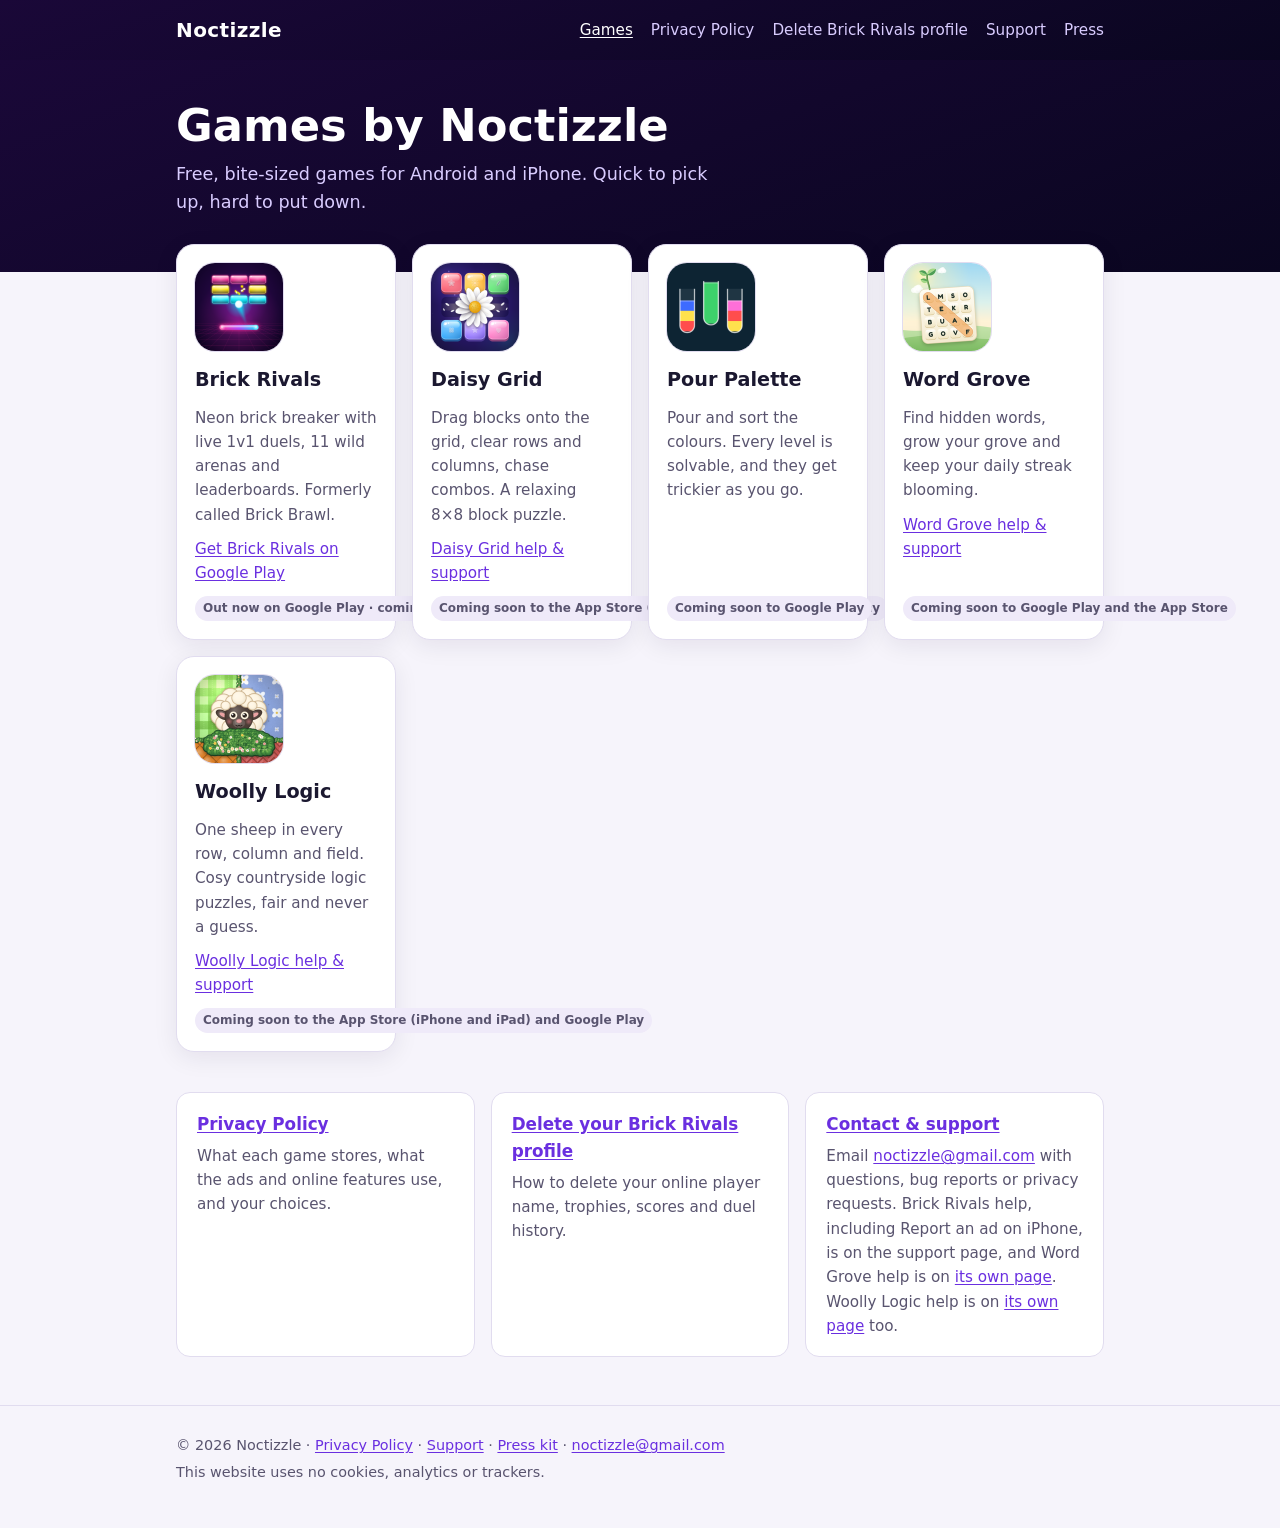
<file: index.html>
<!doctype html>
<html lang="en-GB">
  <head>
    <meta charset="utf-8" />
    <meta name="viewport" content="width=device-width, initial-scale=1" />
    <title>Noctizzle — Games</title>
    <meta
      name="description"
      content="Noctizzle makes Brick Rivals, Daisy Grid, Pour Palette, Word Grove and Woolly Logic: free casual games for Android, iPhone and iPad."
    />
    <link rel="icon" href="img/favicon.png" />
    <link rel="stylesheet" href="styles.css" />
  </head>
  <body>
    <header class="site-header">
      <div class="wrap">
        <a class="brand" href="./">Noctizzle</a>
        <nav class="site-nav" aria-label="Main">
          <a href="./" aria-current="page">Games</a>
          <a href="privacy.html">Privacy Policy</a>
          <a href="delete-account.html">Delete Brick Rivals profile</a>
          <a href="support.html">Support</a>
          <a href="press.html">Press</a>
        </nav>
      </div>
    </header>

    <main>
      <section class="hero">
        <div class="wrap">
          <h1>Games by Noctizzle</h1>
          <p>Free, bite-sized games for Android and iPhone. Quick to pick up, hard to put down.</p>
        </div>
      </section>

      <div class="wrap">
        <ul class="games">
          <li class="game" id="brick-brawl">
            <img src="img/brick-brawl.png" alt="Brick Rivals icon" width="88" height="88" />
            <h2>Brick Rivals</h2>
            <p>Neon brick breaker with live 1v1 duels, 11 wild arenas and leaderboards. Formerly called Brick Brawl.</p>
            <p>
              <a href="https://play.google.com/store/apps/details?id=com.noctizzle.brickbrawl"
                >Get Brick Rivals on Google Play</a
              >
            </p>
            <span class="badge">Out now on Google Play · coming soon to the App Store</span>
          </li>
          <li class="game" id="daisy-grid">
            <img src="img/daisy-grid.png" alt="Daisy Grid icon" width="88" height="88" />
            <h2>Daisy Grid</h2>
            <p>Drag blocks onto the grid, clear rows and columns, chase combos. A relaxing 8×8 block puzzle.</p>
            <p><a href="daisy-grid-support.html">Daisy Grid help &amp; support</a></p>
            <span class="badge">Coming soon to the App Store (iPhone and iPad) and Google Play</span>
          </li>
          <li class="game" id="pour-palette">
            <img src="img/pour-palette.png" alt="Pour Palette icon" width="88" height="88" />
            <h2>Pour Palette</h2>
            <p>Pour and sort the colours. Every level is solvable, and they get trickier as you go.</p>
            <span class="badge">Coming soon to Google Play</span>
          </li>
          <li class="game" id="word-grove">
            <img src="img/word-grove.png" alt="Word Grove icon" width="88" height="88" />
            <h2>Word Grove</h2>
            <p>Find hidden words, grow your grove and keep your daily streak blooming.</p>
            <p><a href="word-grove-support.html">Word Grove help &amp; support</a></p>
            <span class="badge">Coming soon to Google Play and the App Store</span>
          </li>
          <li class="game" id="woolly-logic">
            <img src="img/woolly-logic.png" alt="Woolly Logic icon" width="88" height="88" />
            <h2>Woolly Logic</h2>
            <p>One sheep in every row, column and field. Cosy countryside logic puzzles, fair and never a guess.</p>
            <p><a href="woolly-logic-support.html">Woolly Logic help &amp; support</a></p>
            <span class="badge">Coming soon to the App Store (iPhone and iPad) and Google Play</span>
          </li>
        </ul>

        <section class="links" aria-label="Privacy and support">
          <div class="card">
            <h2><a href="privacy.html">Privacy Policy</a></h2>
            <p>What each game stores, what the ads and online features use, and your choices.</p>
          </div>
          <div class="card">
            <h2><a href="delete-account.html">Delete your Brick Rivals profile</a></h2>
            <p>How to delete your online player name, trophies, scores and duel history.</p>
          </div>
          <div class="card">
            <h2><a href="support.html">Contact &amp; support</a></h2>
            <p>
              Email <a href="mailto:noctizzle@gmail.com">noctizzle@gmail.com</a> with questions, bug reports or privacy
              requests. Brick Rivals help, including Report an ad on iPhone, is on the support page, and Word Grove help
              is on <a href="word-grove-support.html">its own page</a>. Woolly Logic help is on
              <a href="woolly-logic-support.html">its own page</a> too.
            </p>
          </div>
        </section>
      </div>
    </main>

    <footer class="site-footer">
      <div class="wrap">
        <p>
          © 2026 Noctizzle · <a href="privacy.html">Privacy Policy</a> · <a href="support.html">Support</a> ·
          <a href="press.html">Press kit</a> · <a href="mailto:noctizzle@gmail.com">noctizzle@gmail.com</a>
        </p>
        <p>This website uses no cookies, analytics or trackers.</p>
      </div>
    </footer>
  </body>
</html>
</file>
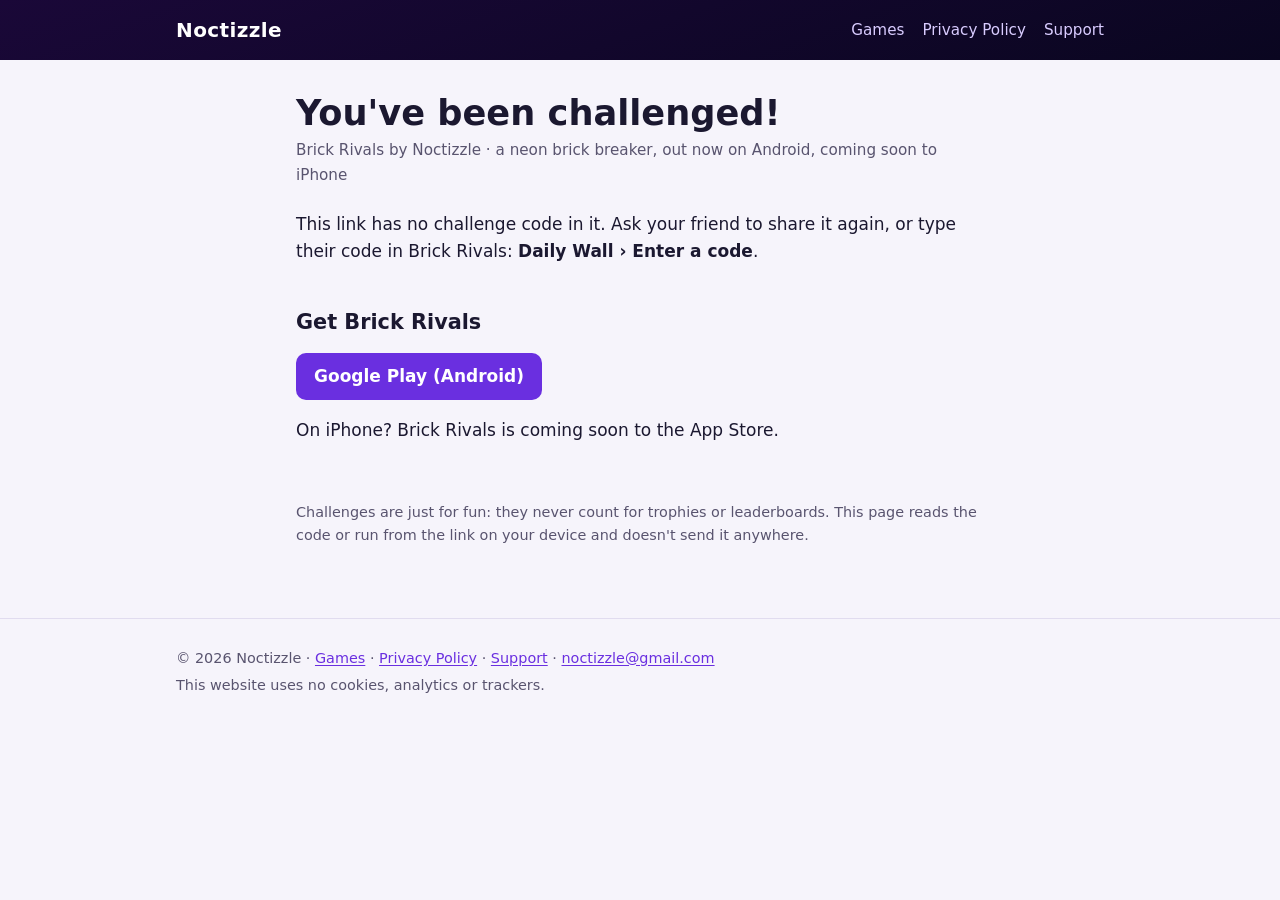
<file: c/index.html>
<!doctype html>
<html lang="en-GB">
  <head>
    <meta charset="utf-8" />
    <meta name="viewport" content="width=device-width, initial-scale=1" />
    <meta name="robots" content="noindex" />
    <meta name="referrer" content="no-referrer" />
    <title>Brick Rivals challenge — Noctizzle</title>
    <meta
      name="description"
      content="A friend has challenged you to beat their score in Brick Rivals, the neon brick breaker. Open the challenge in the game, or get Brick Rivals on Google Play for Android (coming soon to iPhone)."
    />
    <!-- Link previews (Messages, WhatsApp, Discord, X): the same for every link, since the code or run after the #
         never reaches the website. The Smart App Banner offers the game in Safari on iPhone once Apple releases it
         (until then Safari shows no banner). -->
    <meta property="og:type" content="website" />
    <meta property="og:site_name" content="Noctizzle" />
    <meta property="og:locale" content="en_GB" />
    <meta property="og:title" content="You've been challenged in Brick Rivals" />
    <meta
      property="og:description"
      content="Beat a friend's score on the same board, or race their best run, in Brick Rivals, the neon brick breaker. Tap to play."
    />
    <meta property="og:url" content="https://noctizzle.github.io/c/" />
    <meta property="og:image" content="https://noctizzle.github.io/c/og.jpg" />
    <meta property="og:image:type" content="image/jpeg" />
    <meta property="og:image:width" content="1200" />
    <meta property="og:image:height" content="630" />
    <meta
      property="og:image:alt"
      content="Brick Rivals: glowing neon bricks, a ball and a paddle in front of a sunset city skyline"
    />
    <meta name="twitter:card" content="summary_large_image" />
    <meta name="apple-itunes-app" content="app-id=6822359035" />
    <link rel="icon" href="/img/favicon.png" />
    <link rel="stylesheet" href="/styles.css" />
  </head>
  <body>
    <header class="site-header">
      <div class="wrap">
        <a class="brand" href="/">Noctizzle</a>
        <nav class="site-nav" aria-label="Main">
          <a href="/">Games</a>
          <a href="/privacy.html">Privacy Policy</a>
          <a href="/support.html">Support</a>
        </nav>
      </div>
    </header>

    <main class="doc">
      <div class="wrap prose">
        <h1 id="title">You've been challenged!</h1>
        <p class="meta">Brick Rivals by Noctizzle · a neon brick breaker, out now on Android, coming soon to iPhone</p>

        <div id="found" hidden>
          <p>A friend wants you to beat their score on the same board in Brick Rivals.</p>
          <div class="challenge-code">
            <p class="challenge-label">Challenge code</p>
            <p id="code" class="code-big" translate="no"></p>
          </div>
          <p class="actions">
            <a id="open" class="button" href="/c/">Open in Brick Rivals</a>
            <button id="copy" class="button secondary" type="button">Copy code</button>
          </p>
          <p id="status" class="status" role="status" aria-live="polite"></p>
          <p>
            No game yet? Get Brick Rivals below: the button copies the code first, so you can paste it in
            <strong>Daily Wall › Enter a code</strong>, or tap the link again.
          </p>
        </div>

        <div id="race" hidden>
          <p>
            A friend shared a run in Brick Rivals. Open it in the game to race their ghost on the same board, brick for
            brick.
          </p>
          <p class="actions">
            <a id="race-open" class="button" href="/c/">Open in Brick Rivals</a>
          </p>
          <p>No game yet? Get Brick Rivals below, then come back here and tap Open in Brick Rivals.</p>
        </div>

        <div id="missing" hidden>
          <p>
            This link has no challenge code in it. Ask your friend to share it again, or type their code in Brick
            Rivals: <strong>Daily Wall › Enter a code</strong>.
          </p>
        </div>

        <noscript>
          <p>
            Turn on JavaScript to see the code here, or copy it from the link: it's the part after the # sign. Type it
            in Brick Rivals: <strong>Daily Wall › Enter a code</strong>.
          </p>
        </noscript>

        <h2 id="get">Get Brick Rivals</h2>
        <p id="get-actions" class="actions">
          <a class="button" href="https://play.google.com/store/apps/details?id=com.noctizzle.brickbrawl"
            >Google Play (Android)</a
          >
          <!-- iPhone launch: put the App Store button back once Apple releases the app (it copies the code too).
          <a class="button" href="https://apps.apple.com/app/id6822359035">App Store (iPhone)</a>
          -->
        </p>
        <p>On iPhone? Brick Rivals is coming soon to the App Store.</p>
        <p id="get-status" class="status" role="status" aria-live="polite"></p>
        <p class="fine-print">
          Challenges are just for fun: they never count for trophies or leaderboards. This page reads the code or run
          from the link on your device and doesn't send it anywhere.
        </p>
      </div>
    </main>

    <footer class="site-footer">
      <div class="wrap">
        <p>
          © 2026 Noctizzle · <a href="/">Games</a> · <a href="/privacy.html">Privacy Policy</a> ·
          <a href="/support.html">Support</a> · <a href="mailto:noctizzle@gmail.com">noctizzle@gmail.com</a>
        </p>
        <p>This website uses no cookies, analytics or trackers.</p>
      </div>
    </footer>

    <script src="/c/challenge.js"></script>
    <script>
      // The challenge in the link: the code after #, which the browser keeps to itself (it never reaches
      // the website). Shows it, and opens the game with brickrivals://challenge/<code>: by itself once on
      // Android, where nothing shows if the game isn't installed, and from Open in Brick Rivals anywhere
      // (an iPhone shows an error for a link to a game that isn't installed, so it waits for the tap).
      // A Race my run link (#R-<runId>) does the same with brickrivals://race/<runId>.
      (function () {
        'use strict';
        var C = window.BrickRivalsChallenge;
        var title = document.getElementById('title');
        var found = document.getElementById('found');
        var race = document.getElementById('race');
        var missing = document.getElementById('missing');
        var codeEl = document.getElementById('code');
        var open = document.getElementById('open');
        var raceOpen = document.getElementById('race-open');
        var status = document.getElementById('status');
        var getStatus = document.getElementById('get-status');
        var getButtons = document.querySelectorAll('#get-actions a');
        var banner = document.querySelector('meta[name="apple-itunes-app"]');
        var bannerApp = banner ? banner.getAttribute('content') : '';
        var heading = title.textContent;
        var pageTitle = document.title;
        var tried = false;

        function selectCode() {
          var range = document.createRange();
          range.selectNodeContents(codeEl);
          var sel = window.getSelection();
          sel.removeAllRanges();
          sel.addRange(range);
        }

        // Copies with the Clipboard API, or else the older copy command (an older browser, or one that says
        // no), then calls done(true) if it worked. Called straight from a tap, which both of them need.
        function copyText(text, done) {
          function fallback() {
            var box = document.createElement('textarea');
            var ok = false;
            box.value = text;
            box.setAttribute('readonly', '');
            box.style.cssText = 'position:fixed;top:0;left:0;opacity:0;font-size:16px;';
            document.body.appendChild(box);
            box.select();
            box.setSelectionRange(0, text.length);
            try {
              ok = document.execCommand('copy');
            } catch (e) {
              ok = false;
            }
            document.body.removeChild(box);
            return ok;
          }
          if (navigator.clipboard && navigator.clipboard.writeText) {
            navigator.clipboard.writeText(text).then(
              function () {
                done(true);
              },
              function () {
                done(fallback());
              },
            );
          } else done(fallback());
        }

        function show() {
          var runId = C ? C.raceFromHash(window.location.hash) : null;
          var code = C && !runId ? C.codeFromHash(window.location.hash) : null;
          var link = null;
          found.hidden = !code;
          race.hidden = !runId;
          missing.hidden = !!(code || runId);
          status.textContent = '';
          getStatus.textContent = '';
          title.textContent = runId ? "Race your friend's best run" : heading;
          document.title = runId ? "Race your friend's best run — Brick Rivals" : pageTitle;
          if (code) {
            codeEl.textContent = code;
            open.href = C.appLink(code);
            link = open.href;
          } else if (runId) {
            raceOpen.href = C.raceAppLink(runId);
            link = raceOpen.href;
          }
          // The Smart App Banner's Open hands the game the same link, where Safari picks up the change.
          if (banner) banner.setAttribute('content', link ? bannerApp + ', app-argument=' + link : bannerApp);
          if (link && !tried && /Android/i.test(navigator.userAgent)) {
            tried = true;
            window.location.href = link;
          }
        }

        document.getElementById('copy').addEventListener('click', function () {
          copyText(codeEl.textContent, function (ok) {
            status.textContent = ok
              ? 'Copied. Paste it in Brick Rivals: Daily Wall › Enter a code.'
              : 'Select the code above and copy it.';
            if (!ok) selectCode();
          });
        });

        // Get the game copies the code first (the store still opens as usual), so it's ready to paste once
        // the game is installed. A run has no code to paste: Open in Brick Rivals takes it to the game.
        Array.prototype.forEach.call(getButtons, function (getButton) {
          getButton.addEventListener('click', function () {
            var later = 'Once Brick Rivals is installed, come back here and tap Open in Brick Rivals.';
            if (found.hidden) {
              getStatus.textContent = race.hidden ? '' : later;
              return;
            }
            copyText(codeEl.textContent, function (ok) {
              getStatus.textContent = ok ? 'Code copied – paste it in Brick Rivals: Daily Wall › Enter a code.' : later;
            });
          });
        });

        window.addEventListener('hashchange', show);
        show();
      })();
    </script>
  </body>
</html>
</file>
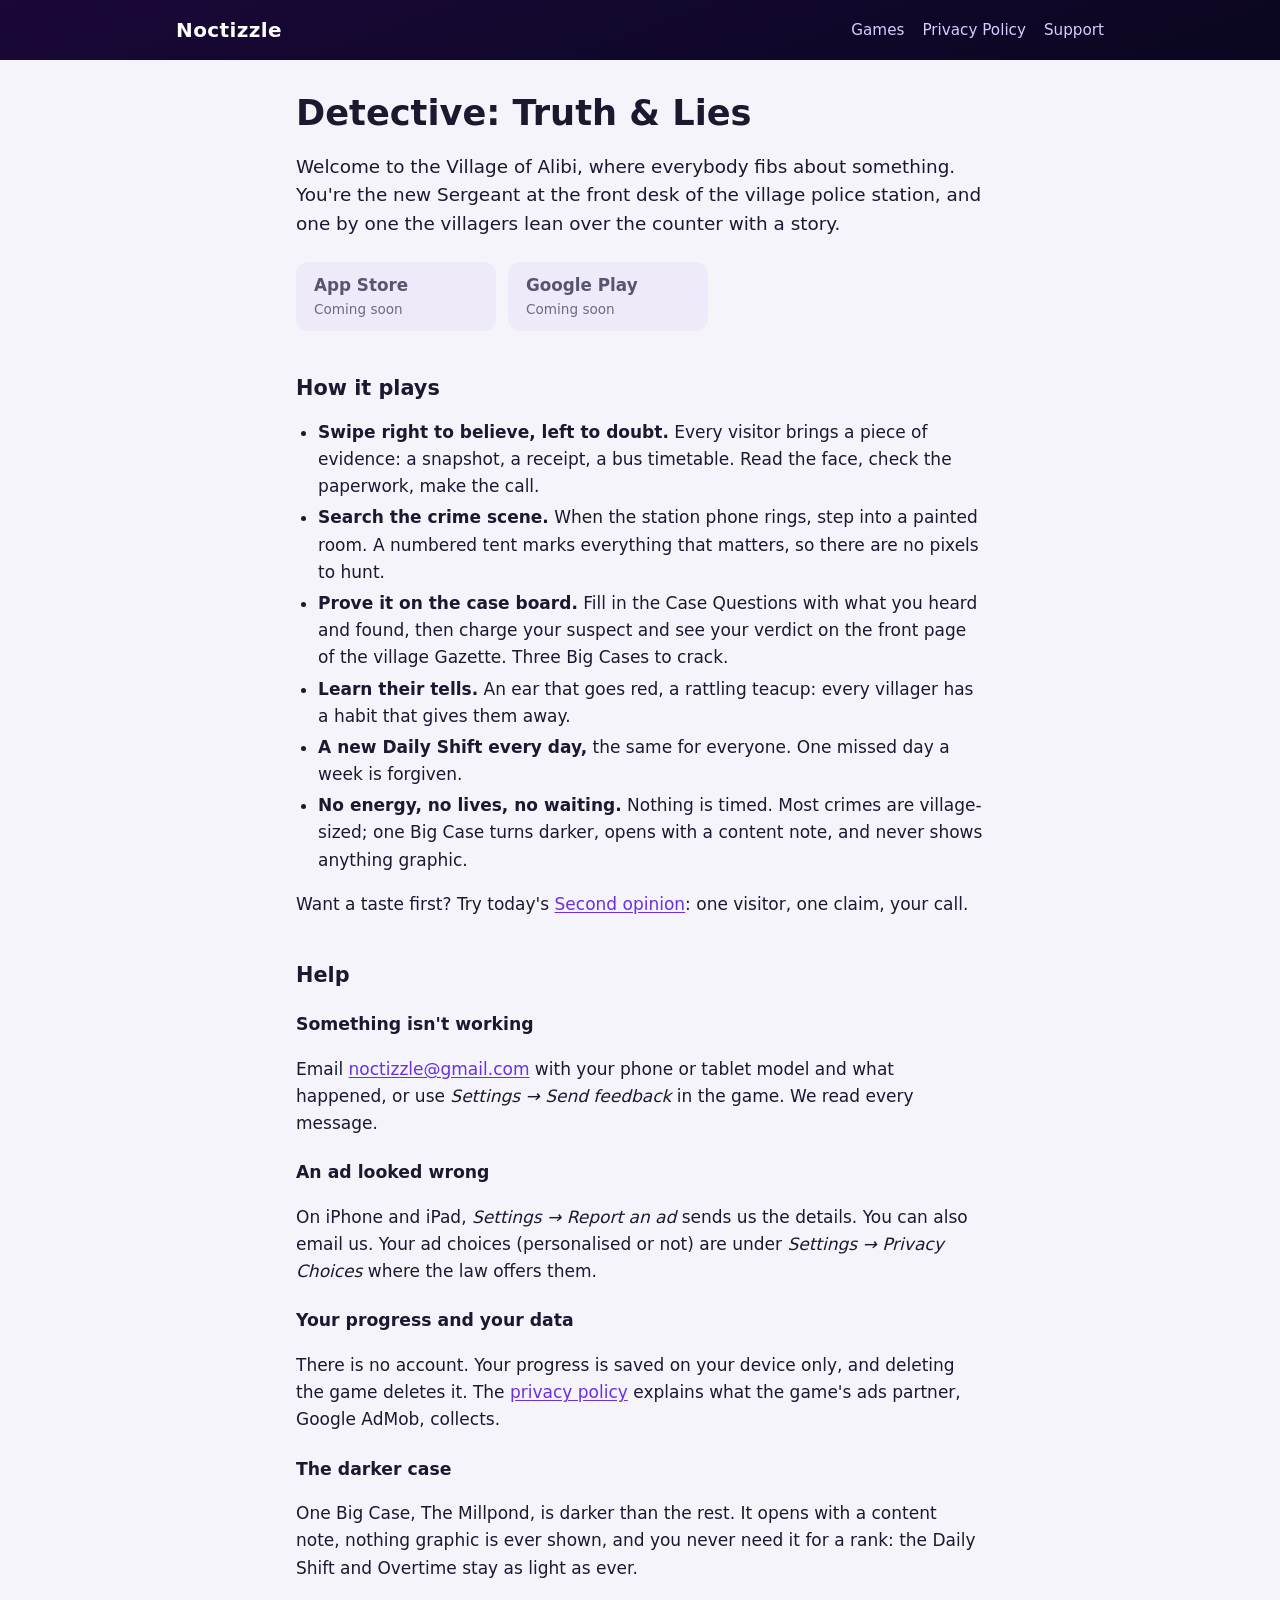
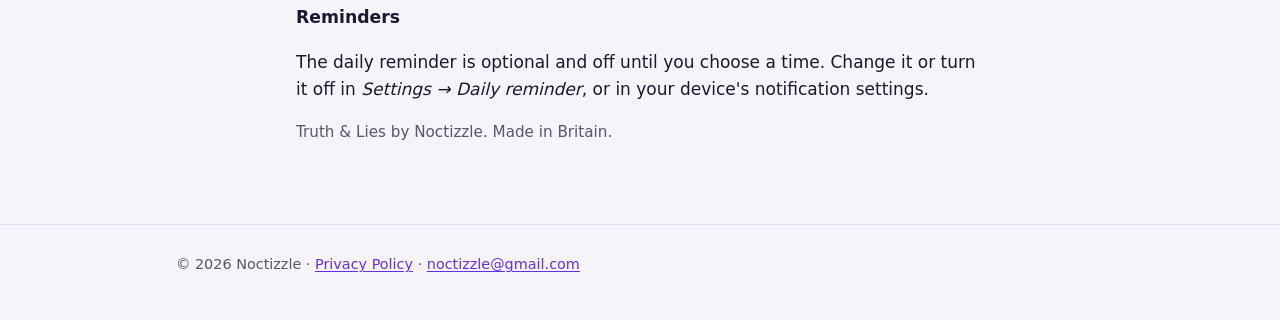
<file: fd/index.html>
<!doctype html>
<html lang="en-GB">
  <head>
    <meta charset="utf-8" />
    <meta name="viewport" content="width=device-width, initial-scale=1" />
    <!-- DRAFT (ship lane, frontdesk/ship): published only by the owner's site publish. No cookies, no analytics,
         no requests to anyone else: the policy below allows this site's own files and nothing more. -->
    <meta
      http-equiv="Content-Security-Policy"
      content="default-src 'none'; script-src 'self'; style-src 'self'; img-src 'self'; connect-src 'self'; base-uri 'none'; form-action 'none'"
    />
    <meta name="referrer" content="no-referrer" />
    <title>Detective: Truth &amp; Lies — Noctizzle</title>
    <meta
      name="description"
      content="Truth & Lies is a cosy British village mystery for iPhone, iPad and Android. Check the evidence, swipe to believe or doubt, and crack the Big Case."
    />
    <meta property="og:type" content="website" />
    <meta property="og:site_name" content="Noctizzle" />
    <meta property="og:locale" content="en_GB" />
    <meta property="og:title" content="Detective: Truth & Lies" />
    <meta
      property="og:description"
      content="Every villager fibs about something. Check the evidence, swipe to believe or doubt, and crack the Big Case."
    />
    <meta property="og:url" content="https://noctizzle.github.io/fd/" />
    <!-- og:image (og.jpg, 1200 x 630) and the Smart App Banner (apple-itunes-app, app-id=<ASC id>) go in once the
         art and the App Store listing exist: docs/FRONTDESK_SHIP.md, part B "The website". -->
    <link rel="icon" href="/img/favicon.png" />
    <link rel="stylesheet" href="/styles.css" />
    <link rel="stylesheet" href="fd.css" />
    <script src="links.js" defer></script>
    <script src="landing.js" defer></script>
  </head>
  <body>
    <header class="site-header">
      <div class="wrap">
        <a class="brand" href="/">Noctizzle</a>
        <nav class="site-nav" aria-label="Main">
          <a href="/">Games</a>
          <a href="/privacy.html">Privacy Policy</a>
          <a href="/support.html">Support</a>
        </nav>
      </div>
    </header>

    <main class="doc fd">
      <div class="wrap prose">
        <h1>Detective: Truth &amp; Lies</h1>
        <p class="fd-lede">
          Welcome to the Village of Alibi, where everybody fibs about something. You're the new Sergeant at the front
          desk of the village police station, and one by one the villagers lean over the counter with a story.
        </p>

        <div class="fd-stores" role="group" aria-label="Get the game">
          <a class="fd-store" data-store="apple" aria-disabled="true">
            <span class="store-name">App Store</span>
            <span class="store-note">iPhone, iPad and iPhone Duo</span>
          </a>
          <a class="fd-store" data-store="play" aria-disabled="true">
            <span class="store-name">Google Play</span>
            <span class="store-note">Android phones and tablets</span>
          </a>
        </div>

        <h2>How it plays</h2>
        <ul>
          <li>
            <strong>Swipe right to believe, left to doubt.</strong> Every visitor brings a piece of evidence: a
            snapshot, a receipt, a bus timetable. Read the face, check the paperwork, make the call.
          </li>
          <li>
            <strong>Search the crime scene.</strong> When the station phone rings, step into a painted room. A numbered
            tent marks everything that matters, so there are no pixels to hunt.
          </li>
          <li>
            <strong>Prove it on the case board.</strong> Fill in the Case Questions with what you heard and found, then
            charge your suspect and see your verdict on the front page of the village Gazette. Three Big Cases to crack.
          </li>
          <li>
            <strong>Learn their tells.</strong> An ear that goes red, a rattling teacup: every villager has a habit that
            gives them away.
          </li>
          <li>
            <strong>A new Daily Shift every day,</strong> the same for everyone. One missed day a week is forgiven.
          </li>
          <li>
            <strong>No energy, no lives, no waiting.</strong> Nothing is timed. Most crimes are village-sized; one Big
            Case turns darker, opens with a content note, and never shows anything graphic.
          </li>
        </ul>

        <p>
          Want a taste first? Try today's <a href="second-opinion/">Second opinion</a>: one visitor, one claim, your
          call.
        </p>

        <h2 id="help">Help</h2>
        <h3>Something isn't working</h3>
        <p>
          Email <a href="mailto:noctizzle@gmail.com">noctizzle@gmail.com</a> with your phone or tablet model and what
          happened, or use <em>Settings → Send feedback</em> in the game. We read every message.
        </p>
        <h3>An ad looked wrong</h3>
        <p>
          On iPhone and iPad, <em>Settings → Report an ad</em> sends us the details. You can also email us. Your ad
          choices (personalised or not) are under <em>Settings → Privacy Choices</em> where the law offers them.
        </p>
        <h3>Your progress and your data</h3>
        <p>
          There is no account. Your progress is saved on your device only, and deleting the game deletes it. The
          <a href="/privacy.html">privacy policy</a> explains what the game's ads partner, Google AdMob, collects.
        </p>
        <h3>The darker case</h3>
        <p>
          One Big Case, The Millpond, is darker than the rest. It opens with a content note, nothing graphic is ever
          shown, and you never need it for a rank: the Daily Shift and Overtime stay as light as ever.
        </p>
        <h3>Reminders</h3>
        <p>
          The daily reminder is optional and off until you choose a time. Change it or turn it off in
          <em>Settings → Daily reminder</em>, or in your device's notification settings.
        </p>

        <p class="meta">Truth &amp; Lies by Noctizzle. Made in Britain.</p>
      </div>
    </main>

    <footer class="site-footer">
      <div class="wrap">
        <p>
          © 2026 Noctizzle · <a href="/privacy.html">Privacy Policy</a> ·
          <a href="mailto:noctizzle@gmail.com">noctizzle@gmail.com</a>
        </p>
      </div>
    </footer>
  </body>
</html>
</file>
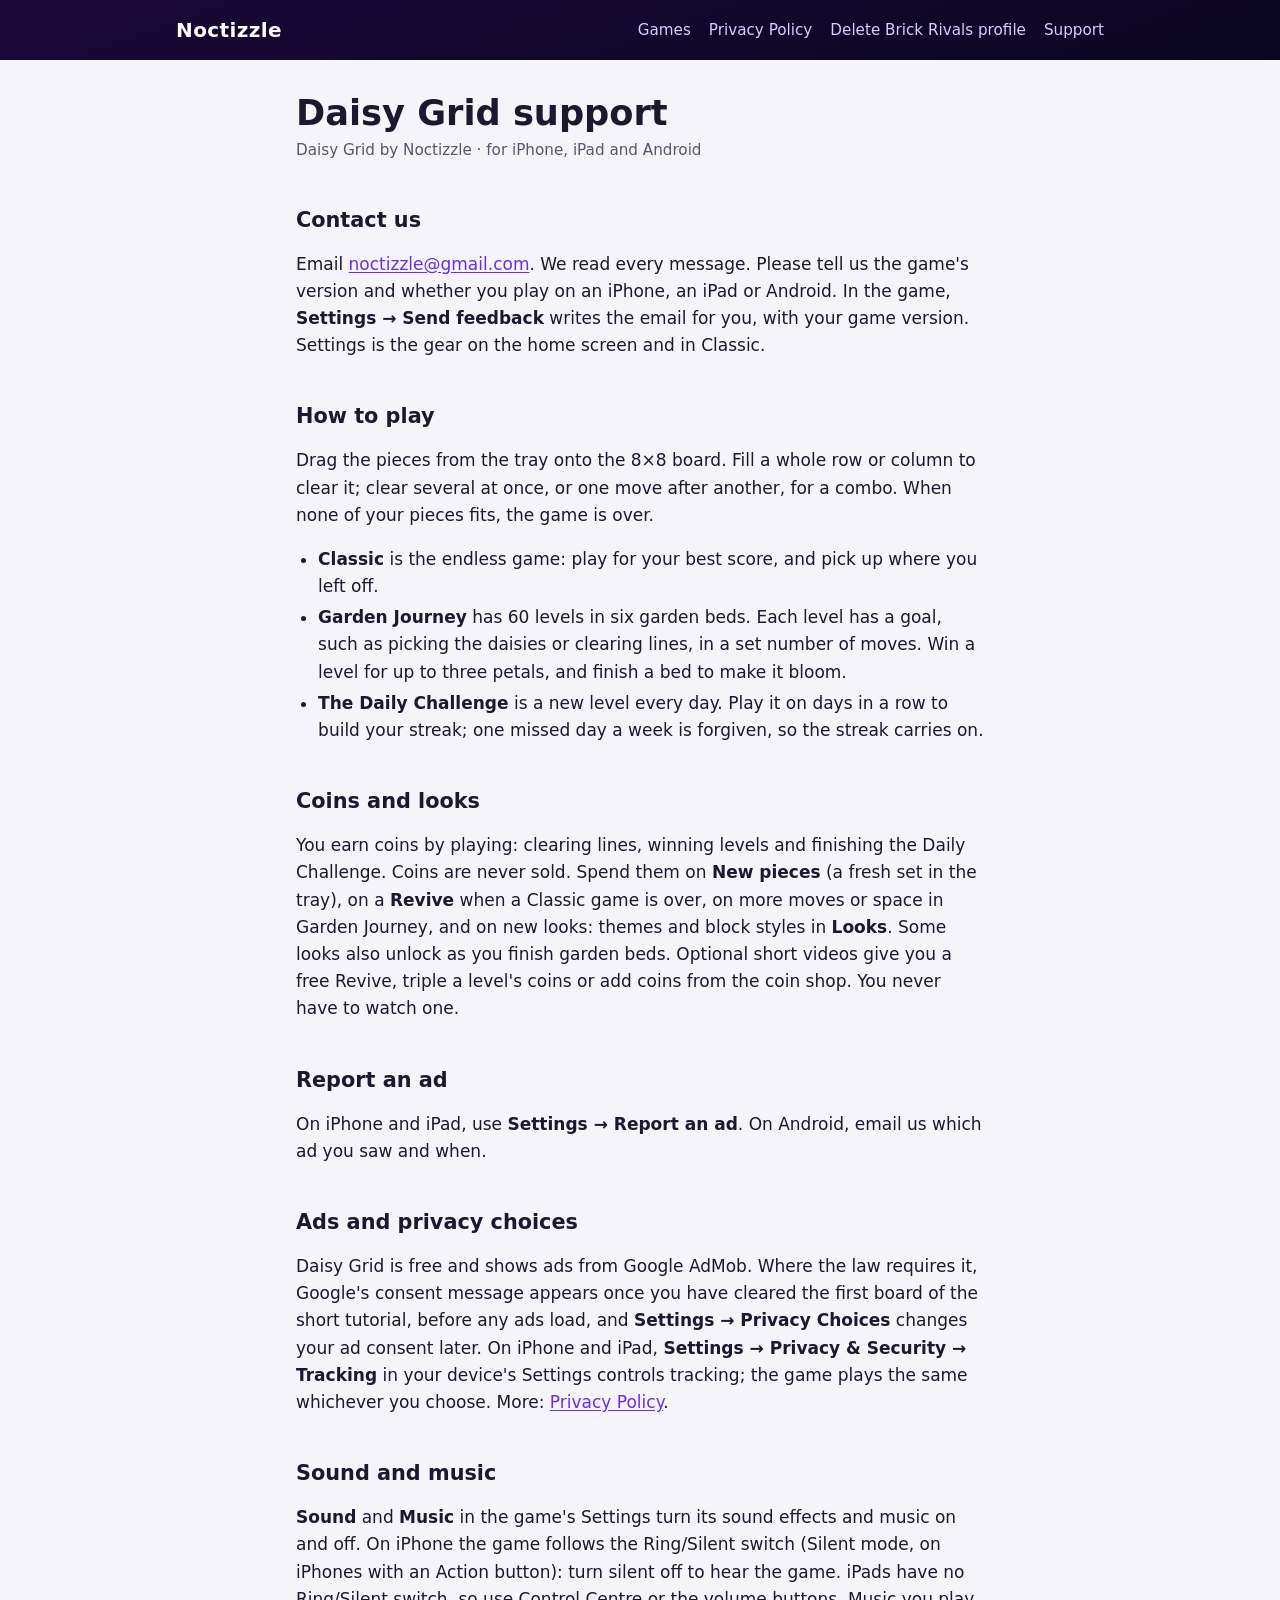
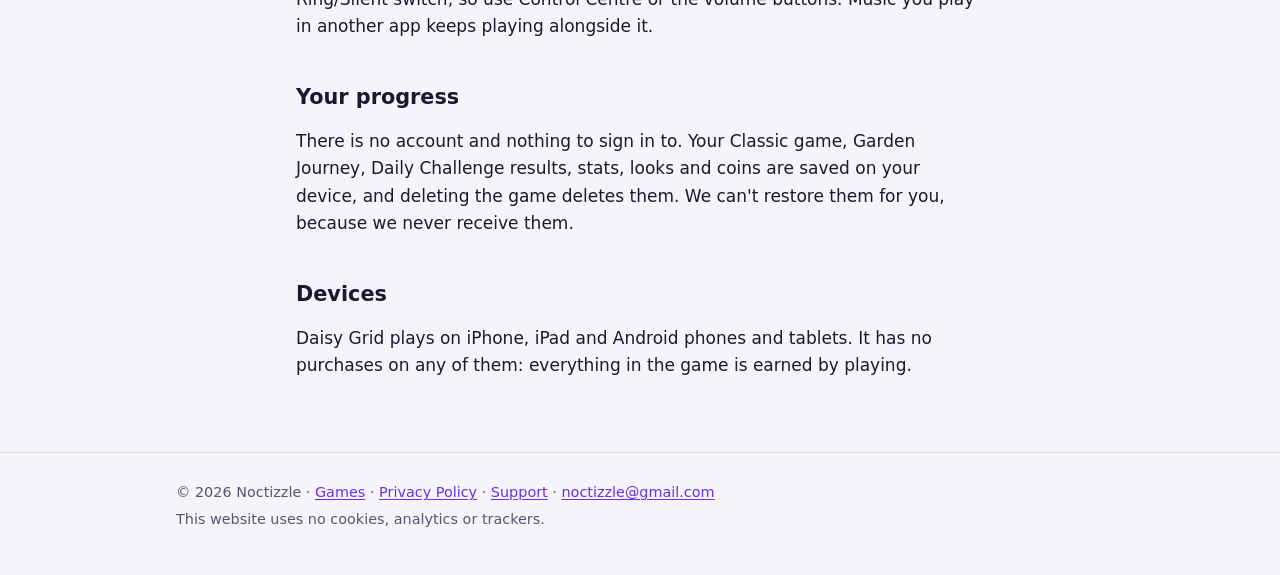
<file: daisy-grid-support.html>
<!doctype html>
<html lang="en-GB">
  <head>
    <meta charset="utf-8" />
    <meta name="viewport" content="width=device-width, initial-scale=1" />
    <title>Daisy Grid support — Noctizzle</title>
    <meta
      name="description"
      content="Help with Daisy Grid on iPhone, iPad and Android: contact us, how to play, Garden Journey, the Daily Challenge, coins and looks, report an ad, your ad and privacy choices, sound and your saved progress. Daisy Grid by Noctizzle."
    />
    <link rel="icon" href="img/favicon.png" />
    <link rel="stylesheet" href="styles.css" />
  </head>
  <body>
    <header class="site-header">
      <div class="wrap">
        <a class="brand" href="./">Noctizzle</a>
        <nav class="site-nav" aria-label="Main">
          <a href="./">Games</a>
          <a href="privacy.html">Privacy Policy</a>
          <a href="delete-account.html">Delete Brick Rivals profile</a>
          <a href="support.html">Support</a>
        </nav>
      </div>
    </header>

    <main class="doc">
      <div class="wrap prose">
        <h1>Daisy Grid support</h1>
        <p class="meta">Daisy Grid by Noctizzle · for iPhone, iPad and Android</p>

        <h2 id="contact">Contact us</h2>
        <p>
          Email <a href="mailto:noctizzle@gmail.com?subject=Daisy%20Grid%20support">noctizzle@gmail.com</a>. We read
          every message. Please tell us the game's version and whether you play on an iPhone, an iPad or Android. In the
          game, <strong>Settings → Send feedback</strong> writes the email for you, with your game version. Settings is
          the gear on the home screen and in Classic.
        </p>

        <h2 id="how-to-play">How to play</h2>
        <p>
          Drag the pieces from the tray onto the 8×8 board. Fill a whole row or column to clear it; clear several at
          once, or one move after another, for a combo. When none of your pieces fits, the game is over.
        </p>
        <ul>
          <li>
            <strong>Classic</strong> is the endless game: play for your best score, and pick up where you left off.
          </li>
          <li>
            <strong>Garden Journey</strong> has 60 levels in six garden beds. Each level has a goal, such as picking the
            daisies or clearing lines, in a set number of moves. Win a level for up to three petals, and finish a bed to
            make it bloom.
          </li>
          <li>
            <strong>The Daily Challenge</strong> is a new level every day. Play it on days in a row to build your
            streak; one missed day a week is forgiven, so the streak carries on.
          </li>
        </ul>

        <h2 id="coins-and-looks">Coins and looks</h2>
        <p>
          You earn coins by playing: clearing lines, winning levels and finishing the Daily Challenge. Coins are never
          sold. Spend them on <strong>New pieces</strong> (a fresh set in the tray), on a <strong>Revive</strong> when a
          Classic game is over, on more moves or space in Garden Journey, and on new looks: themes and block styles in
          <strong>Looks</strong>. Some looks also unlock as you finish garden beds. Optional short videos give you a
          free Revive, triple a level's coins or add coins from the coin shop. You never have to watch one.
        </p>

        <h2 id="report-an-ad">Report an ad</h2>
        <p>
          On iPhone and iPad, use <strong>Settings → Report an ad</strong>. On Android, email us which ad you saw and
          when.
        </p>

        <h2 id="privacy-choices">Ads and privacy choices</h2>
        <p>
          Daisy Grid is free and shows ads from Google AdMob. Where the law requires it, Google's consent message
          appears once you have cleared the first board of the short tutorial, before any ads load, and
          <strong>Settings → Privacy Choices</strong> changes your ad consent later. On iPhone and iPad,
          <strong>Settings → Privacy &amp; Security → Tracking</strong> in your device's Settings controls tracking; the
          game plays the same whichever you choose. More: <a href="privacy.html">Privacy Policy</a>.
        </p>

        <h2 id="sound">Sound and music</h2>
        <p>
          <strong>Sound</strong> and <strong>Music</strong> in the game's Settings turn its sound effects and music on
          and off. On iPhone the game follows the Ring/Silent switch (Silent mode, on iPhones with an Action button):
          turn silent off to hear the game. iPads have no Ring/Silent switch, so use Control Centre or the volume
          buttons. Music you play in another app keeps playing alongside it.
        </p>

        <h2 id="progress">Your progress</h2>
        <p>
          There is no account and nothing to sign in to. Your Classic game, Garden Journey, Daily Challenge results,
          stats, looks and coins are saved on your device, and deleting the game deletes them. We can't restore them for
          you, because we never receive them.
        </p>

        <h2 id="devices">Devices</h2>
        <p>
          Daisy Grid plays on iPhone, iPad and Android phones and tablets. It has no purchases on any of them:
          everything in the game is earned by playing.
        </p>
      </div>
    </main>

    <footer class="site-footer">
      <div class="wrap">
        <p>
          © 2026 Noctizzle · <a href="./">Games</a> · <a href="privacy.html">Privacy Policy</a> ·
          <a href="support.html">Support</a> · <a href="mailto:noctizzle@gmail.com">noctizzle@gmail.com</a>
        </p>
        <p>This website uses no cookies, analytics or trackers.</p>
      </div>
    </footer>
  </body>
</html>
</file>
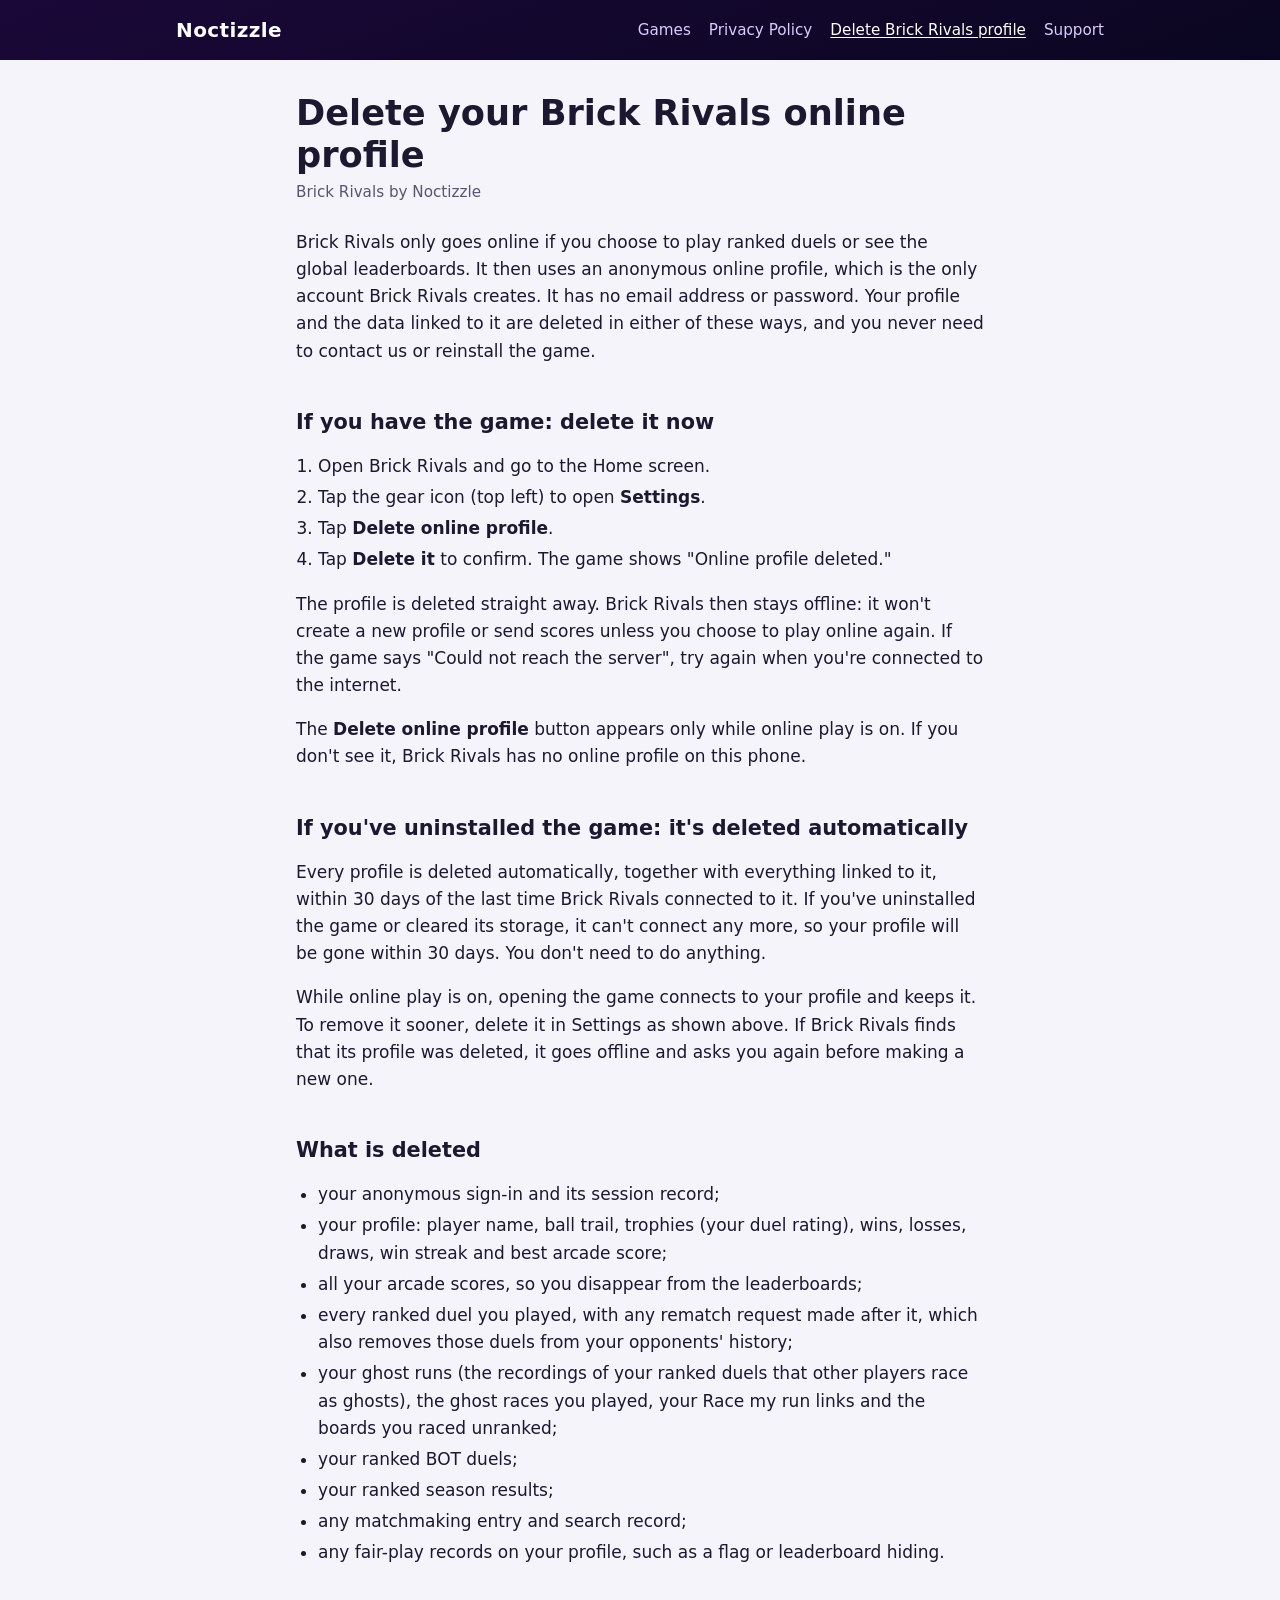
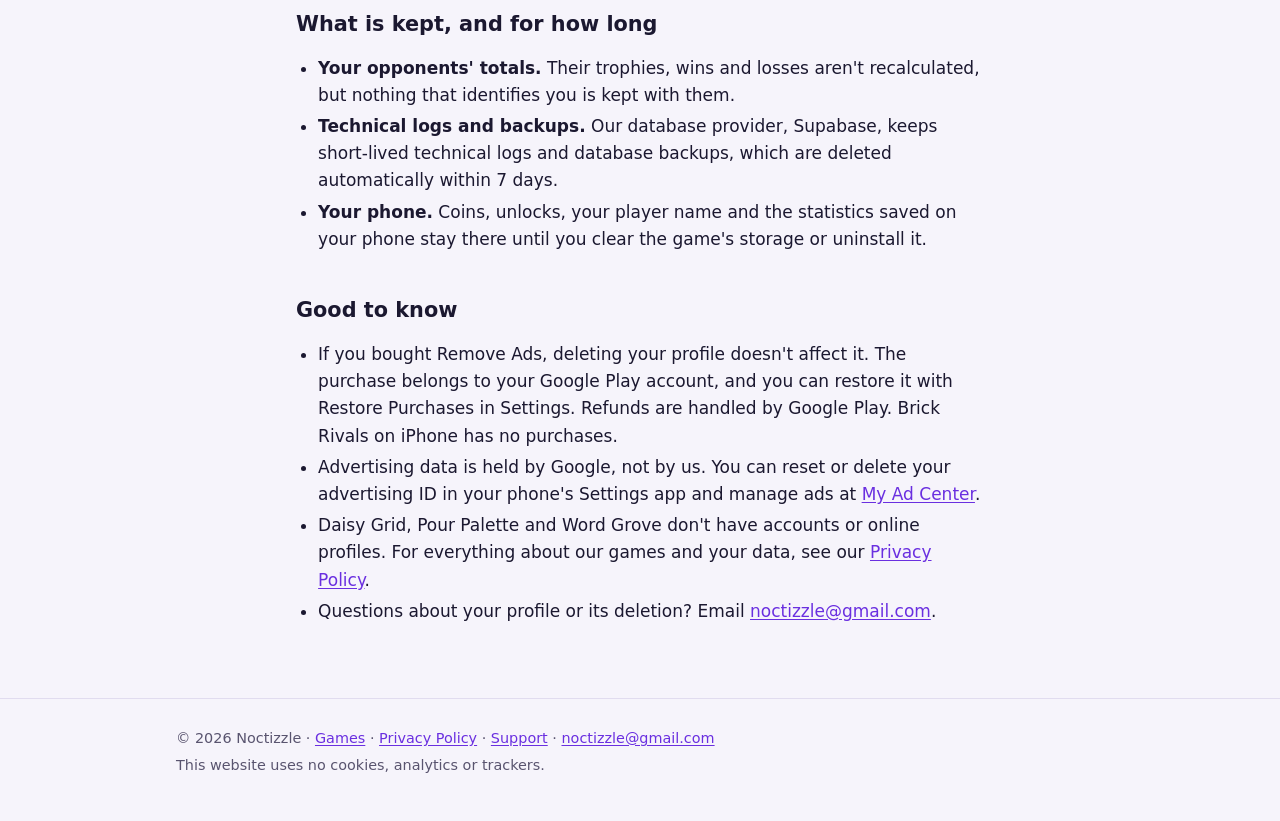
<file: delete-account.html>
<!doctype html>
<html lang="en-GB">
  <head>
    <meta charset="utf-8" />
    <meta name="viewport" content="width=device-width, initial-scale=1" />
    <title>Delete your Brick Rivals online profile — Noctizzle</title>
    <meta
      name="description"
      content="How your Brick Rivals online profile and its data are deleted: in the game, or automatically within 30 days. Brick Rivals by Noctizzle."
    />
    <link rel="icon" href="img/favicon.png" />
    <link rel="stylesheet" href="styles.css" />
  </head>
  <body>
    <header class="site-header">
      <div class="wrap">
        <a class="brand" href="./">Noctizzle</a>
        <nav class="site-nav" aria-label="Main">
          <a href="./">Games</a>
          <a href="privacy.html">Privacy Policy</a>
          <a href="delete-account.html" aria-current="page">Delete Brick Rivals profile</a>
          <a href="support.html">Support</a>
        </nav>
      </div>
    </header>

    <main class="doc">
      <div class="wrap prose">
        <h1>Delete your Brick Rivals online profile</h1>
        <p class="meta">Brick Rivals by Noctizzle</p>

        <p>
          Brick Rivals only goes online if you choose to play ranked duels or see the global leaderboards. It then uses
          an anonymous online profile, which is the only account Brick Rivals creates. It has no email address or
          password. Your profile and the data linked to it are deleted in either of these ways, and you never need to
          contact us or reinstall the game.
        </p>

        <h2 id="in-the-game">If you have the game: delete it now</h2>
        <ol>
          <li>Open Brick Rivals and go to the Home screen.</li>
          <li>Tap the gear icon (top left) to open <strong>Settings</strong>.</li>
          <li>Tap <strong>Delete online profile</strong>.</li>
          <li>Tap <strong>Delete it</strong> to confirm. The game shows "Online profile deleted."</li>
        </ol>
        <p>
          The profile is deleted straight away. Brick Rivals then stays offline: it won't create a new profile or send
          scores unless you choose to play online again. If the game says "Could not reach the server", try again when
          you're connected to the internet.
        </p>
        <p>
          The <strong>Delete online profile</strong> button appears only while online play is on. If you don't see it,
          Brick Rivals has no online profile on this phone.
        </p>

        <h2 id="automatic">If you've uninstalled the game: it's deleted automatically</h2>
        <p>
          Every profile is deleted automatically, together with everything linked to it, within 30 days of the last time
          Brick Rivals connected to it. If you've uninstalled the game or cleared its storage, it can't connect any
          more, so your profile will be gone within 30 days. You don't need to do anything.
        </p>
        <p>
          While online play is on, opening the game connects to your profile and keeps it. To remove it sooner, delete
          it in Settings as shown above. If Brick Rivals finds that its profile was deleted, it goes offline and asks
          you again before making a new one.
        </p>

        <h2 id="deleted">What is deleted</h2>
        <ul>
          <li>your anonymous sign-in and its session record;</li>
          <li>
            your profile: player name, ball trail, trophies (your duel rating), wins, losses, draws, win streak and best
            arcade score;
          </li>
          <li>all your arcade scores, so you disappear from the leaderboards;</li>
          <li>
            every ranked duel you played, with any rematch request made after it, which also removes those duels from
            your opponents' history;
          </li>
          <li>
            your ghost runs (the recordings of your ranked duels that other players race as ghosts), the ghost races you
            played, your Race my run links and the boards you raced unranked;
          </li>
          <li>your ranked BOT duels;</li>
          <li>your ranked season results;</li>
          <li>any matchmaking entry and search record;</li>
          <li>any fair-play records on your profile, such as a flag or leaderboard hiding.</li>
        </ul>

        <h2 id="kept">What is kept, and for how long</h2>
        <ul>
          <li>
            <strong>Your opponents' totals.</strong> Their trophies, wins and losses aren't recalculated, but nothing
            that identifies you is kept with them.
          </li>
          <li>
            <strong>Technical logs and backups.</strong> Our database provider, Supabase, keeps short-lived technical
            logs and database backups, which are deleted automatically within 7 days.
          </li>
          <li>
            <strong>Your phone.</strong> Coins, unlocks, your player name and the statistics saved on your phone stay
            there until you clear the game's storage or uninstall it.
          </li>
        </ul>

        <h2 id="good-to-know">Good to know</h2>
        <ul>
          <li>
            If you bought Remove Ads, deleting your profile doesn't affect it. The purchase belongs to your Google Play
            account, and you can restore it with Restore Purchases in Settings. Refunds are handled by Google Play.
            Brick Rivals on iPhone has no purchases.
          </li>
          <li>
            Advertising data is held by Google, not by us. You can reset or delete your advertising ID in your phone's
            Settings app and manage ads at <a href="https://myadcenter.google.com/">My Ad Center</a>.
          </li>
          <li>
            Daisy Grid, Pour Palette and Word Grove don't have accounts or online profiles. For everything about our
            games and your data, see our <a href="privacy.html">Privacy Policy</a>.
          </li>
          <li>
            Questions about your profile or its deletion? Email
            <a href="mailto:noctizzle@gmail.com?subject=Brick%20Rivals%20online%20profile">noctizzle@gmail.com</a>.
          </li>
        </ul>
      </div>
    </main>

    <footer class="site-footer">
      <div class="wrap">
        <p>
          © 2026 Noctizzle · <a href="./">Games</a> · <a href="privacy.html">Privacy Policy</a> ·
          <a href="support.html">Support</a> · <a href="mailto:noctizzle@gmail.com">noctizzle@gmail.com</a>
        </p>
        <p>This website uses no cookies, analytics or trackers.</p>
      </div>
    </footer>
  </body>
</html>
</file>
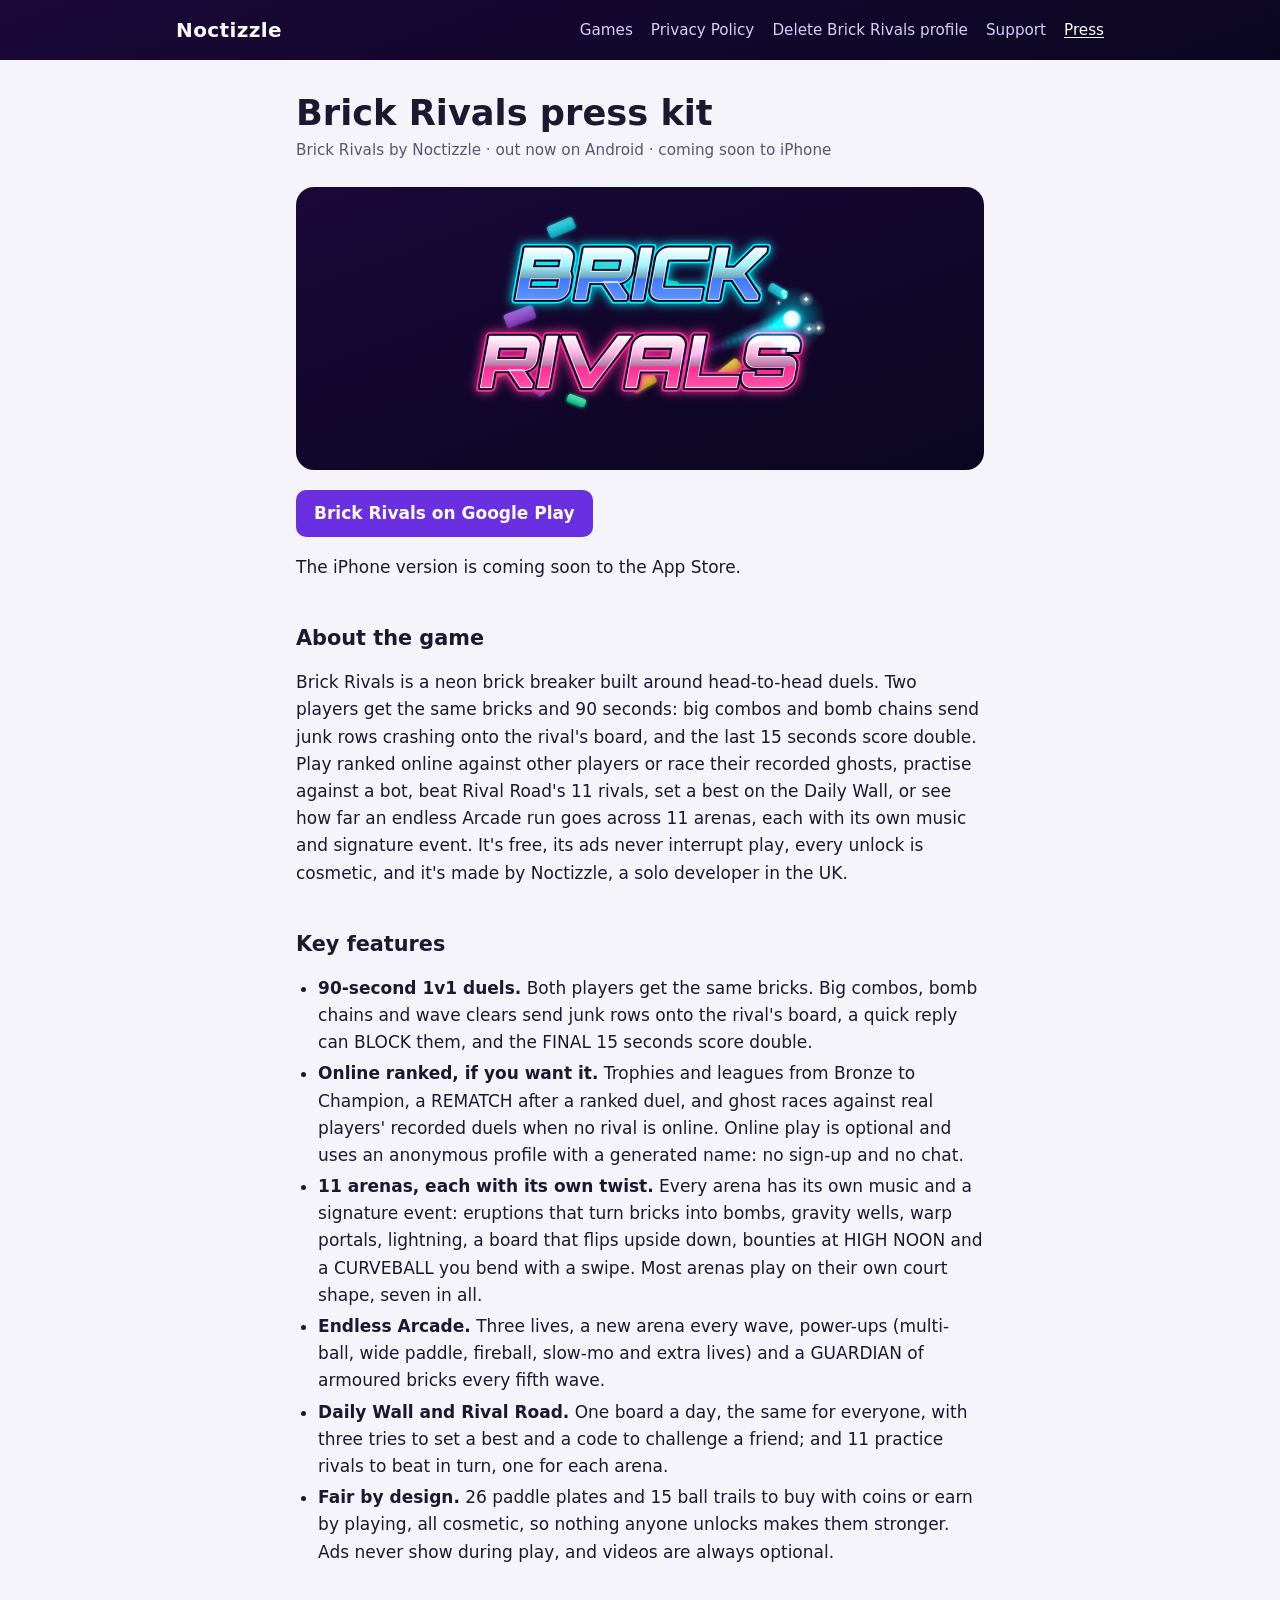
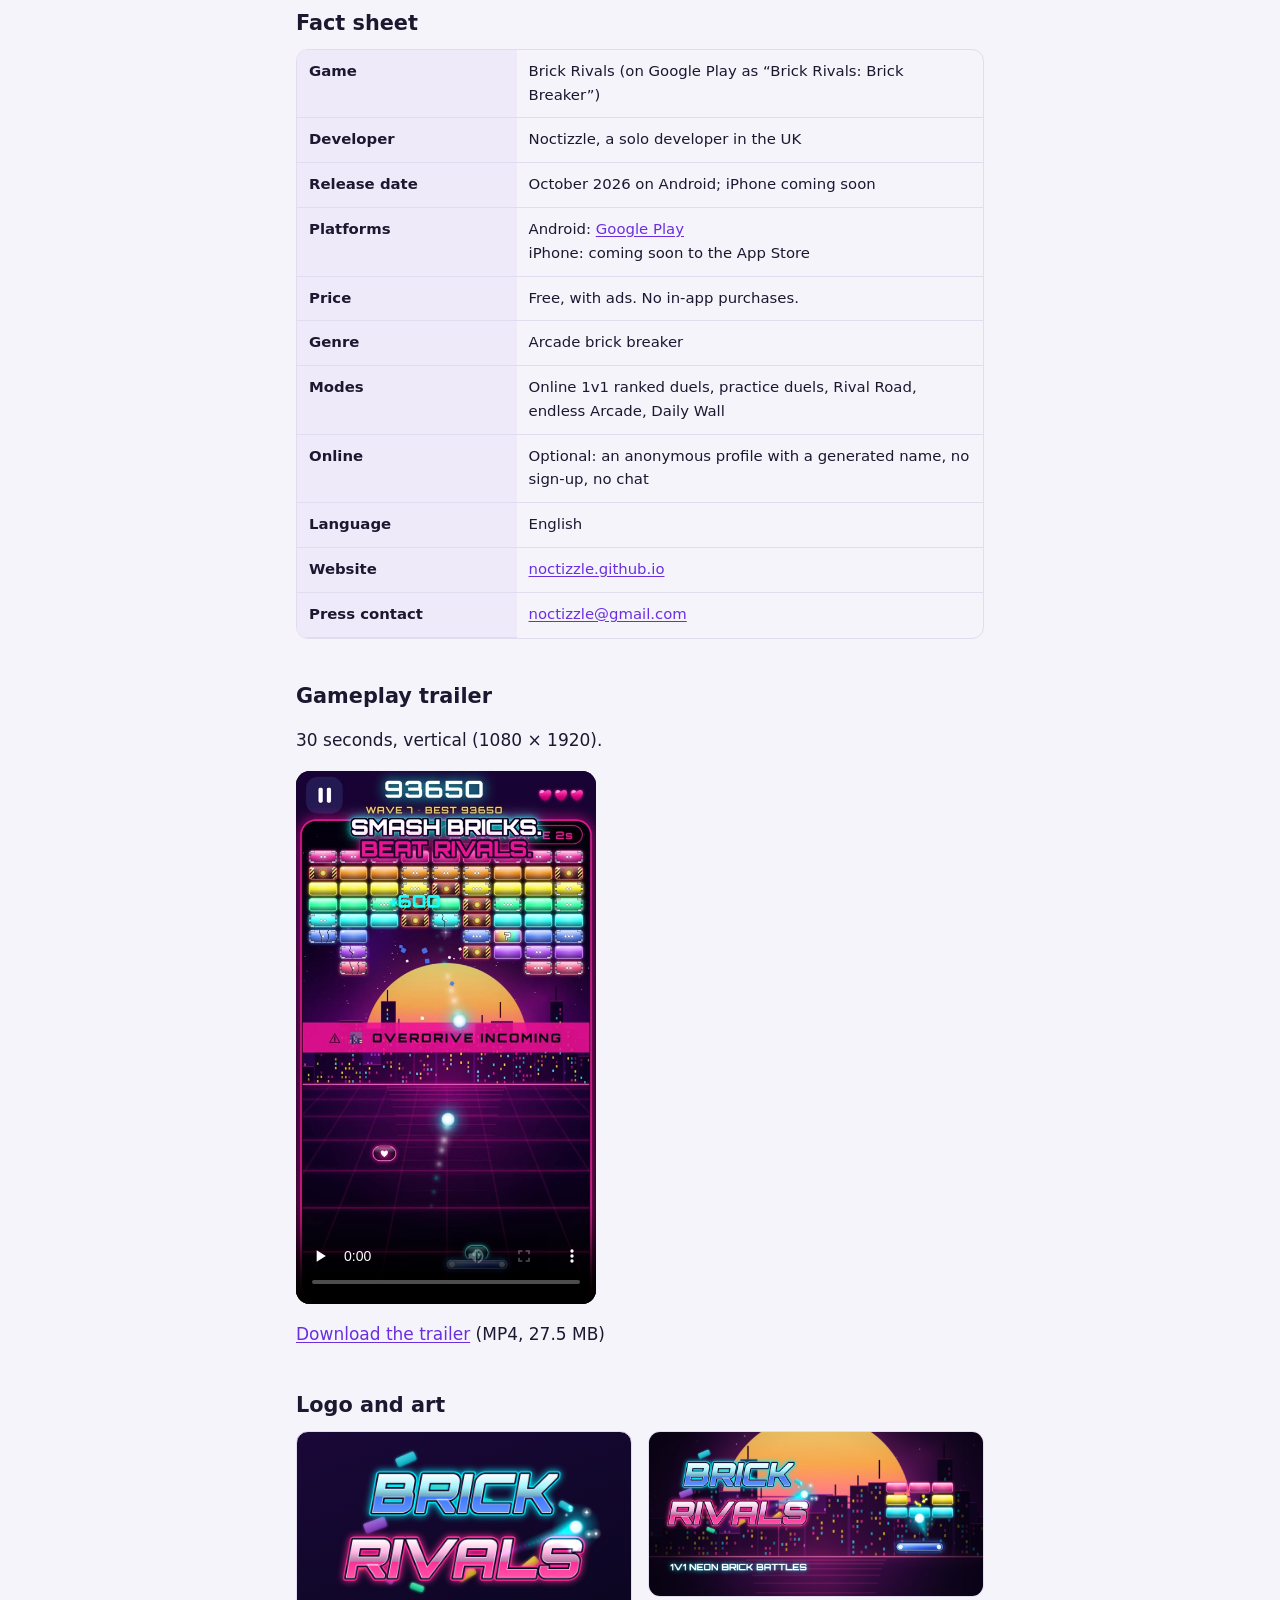
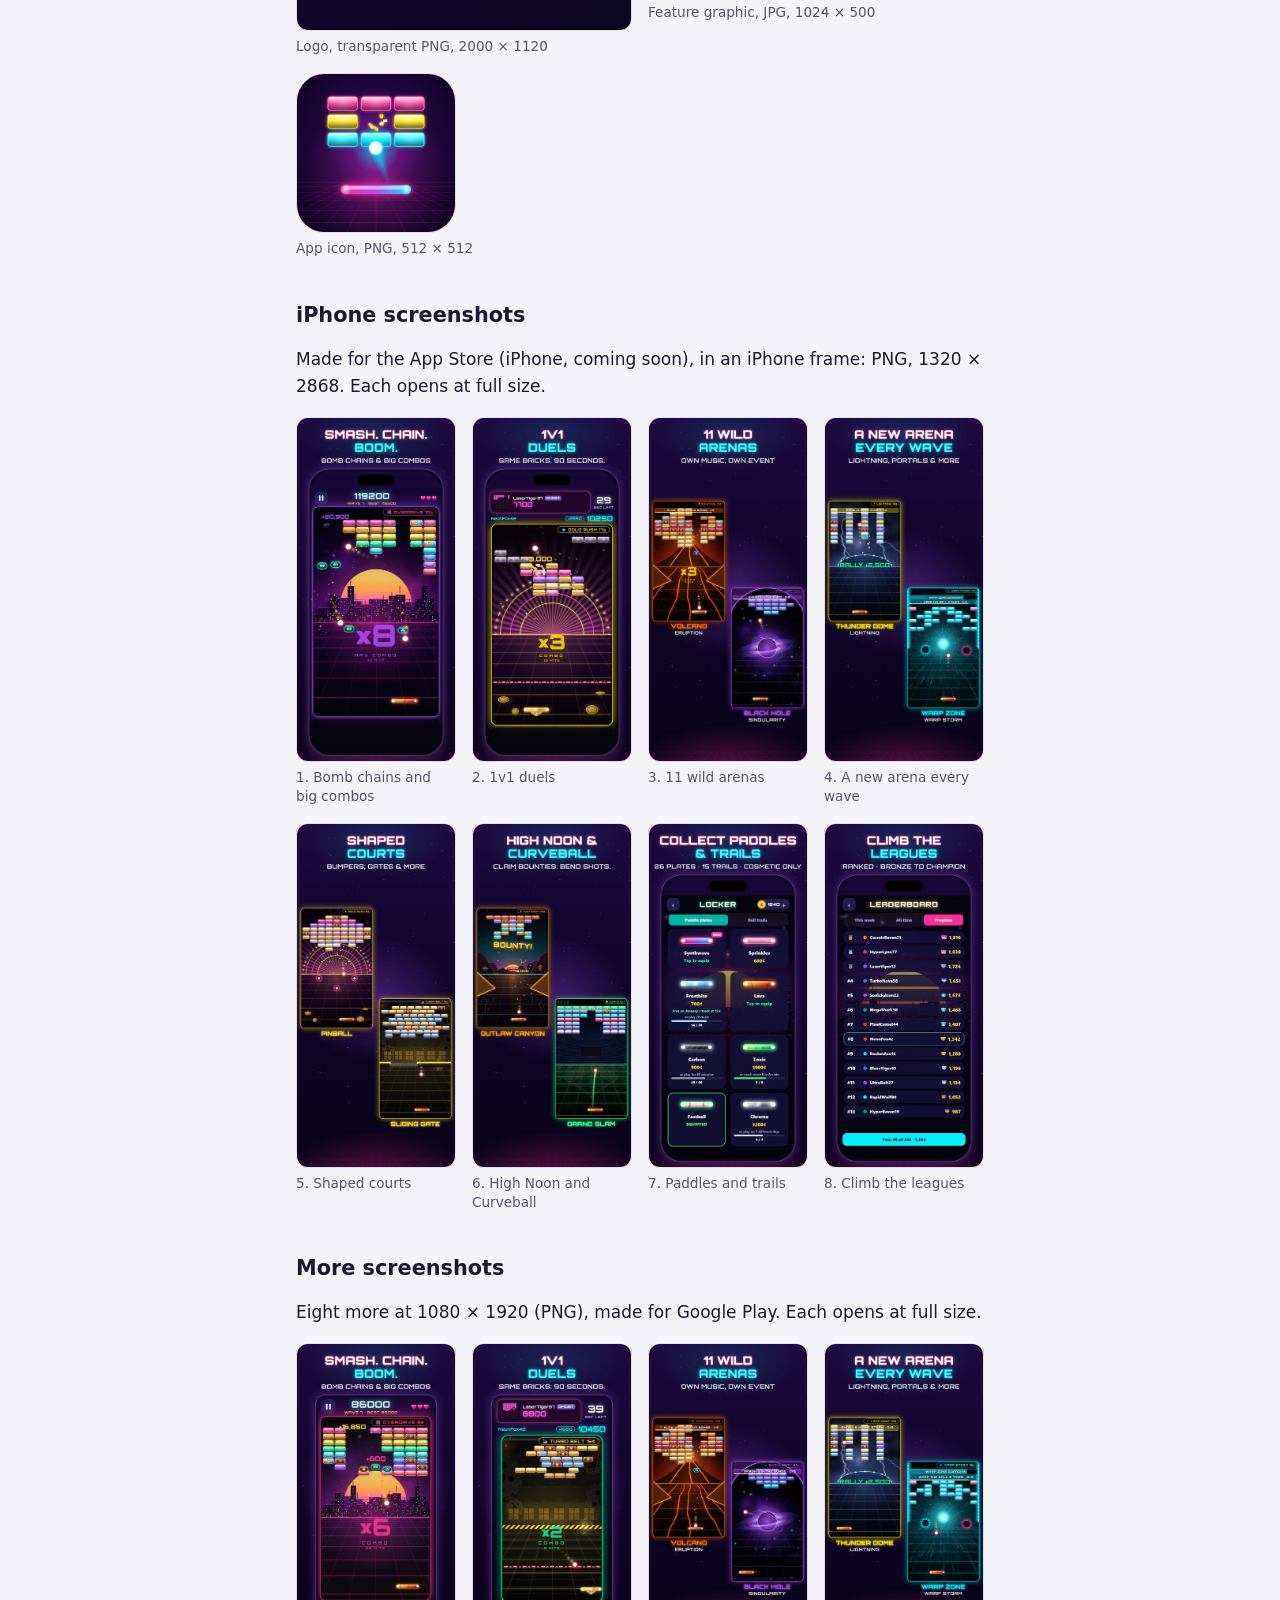
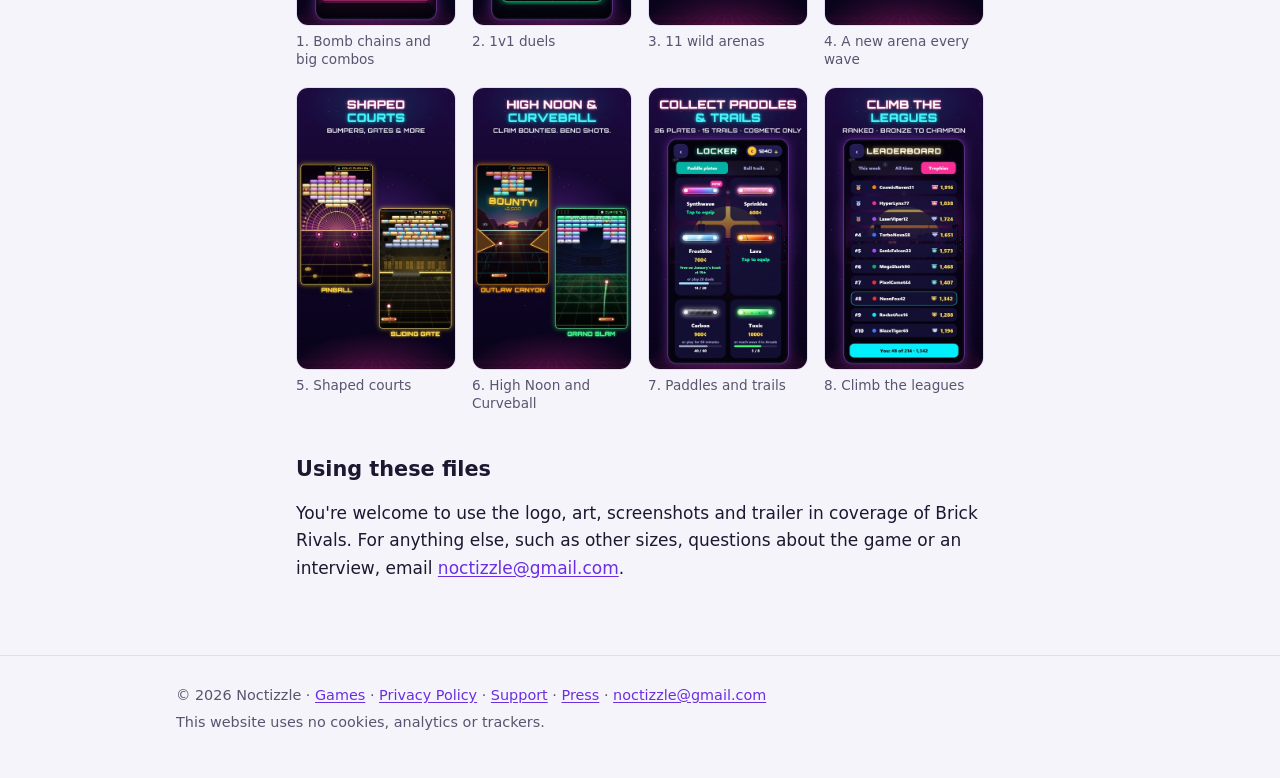
<file: press.html>
<!doctype html>
<html lang="en-GB">
  <head>
    <meta charset="utf-8" />
    <meta name="viewport" content="width=device-width, initial-scale=1" />
    <title>Brick Rivals press kit — Noctizzle</title>
    <meta
      name="description"
      content="Press kit for Brick Rivals, a neon brick breaker with online 1v1 duels, out now on Android and coming soon to iPhone: description, key features, fact sheet, logo, screenshots and a gameplay trailer. By Noctizzle."
    />
    <link rel="icon" href="img/favicon.png" />
    <link rel="stylesheet" href="styles.css" />
  </head>
  <body>
    <header class="site-header">
      <div class="wrap">
        <a class="brand" href="./">Noctizzle</a>
        <nav class="site-nav" aria-label="Main">
          <a href="./">Games</a>
          <a href="privacy.html">Privacy Policy</a>
          <a href="delete-account.html">Delete Brick Rivals profile</a>
          <a href="support.html">Support</a>
          <a href="press.html" aria-current="page">Press</a>
        </nav>
      </div>
    </header>

    <main class="doc">
      <div class="wrap prose">
        <h1>Brick Rivals press kit</h1>
        <p class="meta">Brick Rivals by Noctizzle · out now on Android · coming soon to iPhone</p>

        <div class="press-logo">
          <img src="press/web/logo-720.png" alt="Brick Rivals logo" width="720" height="403" />
        </div>
        <p>
          <a class="button" href="https://play.google.com/store/apps/details?id=com.noctizzle.brickbrawl"
            >Brick Rivals on Google Play</a
          >
          <!-- iPhone launch: put the App Store button back once Apple releases the app (and every line below marked
               "iPhone launch").
          <a class="button" href="https://apps.apple.com/app/id6822359035">Brick Rivals on the App Store</a>
          -->
        </p>
        <p>The iPhone version is coming soon to the App Store.</p>

        <h2 id="about">About the game</h2>
        <p>
          Brick Rivals is a neon brick breaker built around head-to-head duels. Two players get the same bricks and 90
          seconds: big combos and bomb chains send junk rows crashing onto the rival's board, and the last 15 seconds
          score double. Play ranked online against other players or race their recorded ghosts, practise against a bot,
          beat Rival Road's 11 rivals, set a best on the Daily Wall, or see how far an endless Arcade run goes across 11
          arenas, each with its own music and signature event. It's free, its ads never interrupt play, every unlock is
          cosmetic, and it's made by Noctizzle, a solo developer in the UK.
        </p>

        <h2 id="features">Key features</h2>
        <ul>
          <li>
            <strong>90-second 1v1 duels.</strong> Both players get the same bricks. Big combos, bomb chains and wave
            clears send junk rows onto the rival's board, a quick reply can BLOCK them, and the FINAL 15 seconds score
            double.
          </li>
          <li>
            <strong>Online ranked, if you want it.</strong> Trophies and leagues from Bronze to Champion, a REMATCH
            after a ranked duel, and ghost races against real players' recorded duels when no rival is online. Online
            play is optional and uses an anonymous profile with a generated name: no sign-up and no chat.
          </li>
          <li>
            <strong>11 arenas, each with its own twist.</strong> Every arena has its own music and a signature event:
            eruptions that turn bricks into bombs, gravity wells, warp portals, lightning, a board that flips upside
            down, bounties at HIGH NOON and a CURVEBALL you bend with a swipe. Most arenas play on their own court
            shape, seven in all.
          </li>
          <li>
            <strong>Endless Arcade.</strong> Three lives, a new arena every wave, power-ups (multi-ball, wide paddle,
            fireball, slow-mo and extra lives) and a GUARDIAN of armoured bricks every fifth wave.
          </li>
          <li>
            <strong>Daily Wall and Rival Road.</strong> One board a day, the same for everyone, with three tries to set
            a best and a code to challenge a friend; and 11 practice rivals to beat in turn, one for each arena.
          </li>
          <li>
            <strong>Fair by design.</strong> 26 paddle plates and 15 ball trails to buy with coins or earn by playing,
            all cosmetic, so nothing anyone unlocks makes them stronger. Ads never show during play, and videos are
            always optional.
          </li>
        </ul>

        <h2 id="facts">Fact sheet</h2>
        <div class="table-scroll" role="region" aria-label="Fact sheet" tabindex="0">
          <table class="facts">
            <tbody>
              <tr>
                <th scope="row">Game</th>
                <td>Brick Rivals (on Google Play as “Brick Rivals: Brick Breaker”)</td>
              </tr>
              <tr>
                <th scope="row">Developer</th>
                <td>Noctizzle, a solo developer in the UK</td>
              </tr>
              <tr>
                <th scope="row">Release date</th>
                <td>October 2026 on Android; iPhone coming soon</td>
              </tr>
              <tr>
                <th scope="row">Platforms</th>
                <td>
                  Android:
                  <a href="https://play.google.com/store/apps/details?id=com.noctizzle.brickbrawl">Google Play</a><br />
                  iPhone: coming soon to the App Store
                  <!-- iPhone launch: iPhone: <a href="https://apps.apple.com/app/id6822359035">App Store</a> -->
                </td>
              </tr>
              <tr>
                <th scope="row">Price</th>
                <td>Free, with ads. No in-app purchases.</td>
              </tr>
              <tr>
                <th scope="row">Genre</th>
                <td>Arcade brick breaker</td>
              </tr>
              <tr>
                <th scope="row">Modes</th>
                <td>Online 1v1 ranked duels, practice duels, Rival Road, endless Arcade, Daily Wall</td>
              </tr>
              <tr>
                <th scope="row">Online</th>
                <td>Optional: an anonymous profile with a generated name, no sign-up, no chat</td>
              </tr>
              <tr>
                <th scope="row">Language</th>
                <td>English</td>
              </tr>
              <tr>
                <th scope="row">Website</th>
                <td><a href="./">noctizzle.github.io</a></td>
              </tr>
              <tr>
                <th scope="row">Press contact</th>
                <td>
                  <a href="mailto:noctizzle@gmail.com?subject=Brick%20Rivals%20press">noctizzle@gmail.com</a>
                </td>
              </tr>
            </tbody>
          </table>
        </div>

        <h2 id="trailer">Gameplay trailer</h2>
        <p>30 seconds, vertical (1080 × 1920).</p>
        <video
          class="press-video"
          controls
          playsinline
          preload="none"
          poster="press/web/video-poster.jpg"
          width="1080"
          height="1920"
        >
          <source src="press/brick-rivals-gameplay.mp4" type="video/mp4" />
        </video>
        <p><a href="press/brick-rivals-gameplay.mp4" download>Download the trailer</a> (MP4, 27.5 MB)</p>

        <h2 id="logo">Logo and art</h2>
        <ul class="shots art">
          <li>
            <a href="press/brick-rivals-logo.png">
              <img class="on-night" src="press/web/logo-720.png" alt="Brick Rivals logo" width="720" height="403" />
              Logo, transparent PNG, 2000 × 1120
            </a>
          </li>
          <li>
            <a href="press/brick-rivals-feature-graphic-1024x500.jpg">
              <img
                src="press/brick-rivals-feature-graphic-1024x500.jpg"
                alt="Brick Rivals feature graphic: 1V1 NEON BRICK BATTLES"
                width="1024"
                height="500"
                loading="lazy"
              />
              Feature graphic, JPG, 1024 × 500
            </a>
          </li>
          <li>
            <a href="press/brick-rivals-icon-512.png">
              <img
                class="icon"
                src="press/web/icon-256.png"
                alt="Brick Rivals app icon"
                width="256"
                height="256"
                loading="lazy"
              />
              App icon, PNG, 512 × 512
            </a>
          </li>
        </ul>

        <h2 id="iphone-screenshots">iPhone screenshots</h2>
        <p>
          Made for the App Store (iPhone, coming soon), in an iPhone frame: PNG, 1320 × 2868. Each opens at full size.
        </p>
        <ul class="shots">
          <li>
            <a href="press/brick-rivals-iphone-1.png">
              <img
                src="press/web/iphone-1.jpg"
                alt="SMASH. CHAIN. BOOM. Bomb chains and big combos"
                width="400"
                height="869"
                loading="lazy"
              />
              1. Bomb chains and big combos
            </a>
          </li>
          <li>
            <a href="press/brick-rivals-iphone-2.png">
              <img
                src="press/web/iphone-2.jpg"
                alt="1V1 DUELS. Same bricks. 90 seconds."
                width="400"
                height="869"
                loading="lazy"
              />
              2. 1v1 duels
            </a>
          </li>
          <li>
            <a href="press/brick-rivals-iphone-3.png">
              <img
                src="press/web/iphone-3.jpg"
                alt="11 WILD ARENAS. Own music, own event"
                width="400"
                height="869"
                loading="lazy"
              />
              3. 11 wild arenas
            </a>
          </li>
          <li>
            <a href="press/brick-rivals-iphone-4.png">
              <img
                src="press/web/iphone-4.jpg"
                alt="A NEW ARENA EVERY WAVE. Lightning, portals and more"
                width="400"
                height="869"
                loading="lazy"
              />
              4. A new arena every wave
            </a>
          </li>
          <li>
            <a href="press/brick-rivals-iphone-5.png">
              <img
                src="press/web/iphone-5.jpg"
                alt="SHAPED COURTS. Bumpers, gates and more"
                width="400"
                height="869"
                loading="lazy"
              />
              5. Shaped courts
            </a>
          </li>
          <li>
            <a href="press/brick-rivals-iphone-6.png">
              <img
                src="press/web/iphone-6.jpg"
                alt="HIGH NOON and CURVEBALL. Claim bounties. Bend shots."
                width="400"
                height="869"
                loading="lazy"
              />
              6. High Noon and Curveball
            </a>
          </li>
          <li>
            <a href="press/brick-rivals-iphone-7.png">
              <img
                src="press/web/iphone-7.jpg"
                alt="COLLECT PADDLES AND TRAILS. 26 plates, 15 trails, cosmetic only"
                width="400"
                height="869"
                loading="lazy"
              />
              7. Paddles and trails
            </a>
          </li>
          <li>
            <a href="press/brick-rivals-iphone-8.png">
              <img
                src="press/web/iphone-8.jpg"
                alt="CLIMB THE LEAGUES. Ranked, Bronze to Champion"
                width="400"
                height="869"
                loading="lazy"
              />
              8. Climb the leagues
            </a>
          </li>
        </ul>

        <h2 id="screenshots">More screenshots</h2>
        <p>Eight more at 1080 × 1920 (PNG), made for Google Play. Each opens at full size.</p>
        <ul class="shots">
          <li>
            <a href="press/brick-rivals-screenshot-1.png">
              <img
                src="press/web/screenshot-1.jpg"
                alt="SMASH. CHAIN. BOOM. Bomb chains and big combos"
                width="400"
                height="711"
                loading="lazy"
              />
              1. Bomb chains and big combos
            </a>
          </li>
          <li>
            <a href="press/brick-rivals-screenshot-2.png">
              <img
                src="press/web/screenshot-2.jpg"
                alt="1V1 DUELS. Same bricks. 90 seconds."
                width="400"
                height="711"
                loading="lazy"
              />
              2. 1v1 duels
            </a>
          </li>
          <li>
            <a href="press/brick-rivals-screenshot-3.png">
              <img
                src="press/web/screenshot-3.jpg"
                alt="11 WILD ARENAS. Own music, own event"
                width="400"
                height="711"
                loading="lazy"
              />
              3. 11 wild arenas
            </a>
          </li>
          <li>
            <a href="press/brick-rivals-screenshot-4.png">
              <img
                src="press/web/screenshot-4.jpg"
                alt="A NEW ARENA EVERY WAVE. Lightning, portals and more"
                width="400"
                height="711"
                loading="lazy"
              />
              4. A new arena every wave
            </a>
          </li>
          <li>
            <a href="press/brick-rivals-screenshot-5.png">
              <img
                src="press/web/screenshot-5.jpg"
                alt="SHAPED COURTS. Bumpers, gates and more"
                width="400"
                height="711"
                loading="lazy"
              />
              5. Shaped courts
            </a>
          </li>
          <li>
            <a href="press/brick-rivals-screenshot-6.png">
              <img
                src="press/web/screenshot-6.jpg"
                alt="HIGH NOON and CURVEBALL. Claim bounties. Bend shots."
                width="400"
                height="711"
                loading="lazy"
              />
              6. High Noon and Curveball
            </a>
          </li>
          <li>
            <a href="press/brick-rivals-screenshot-7.png">
              <img
                src="press/web/screenshot-7.jpg"
                alt="COLLECT PADDLES AND TRAILS. 26 plates, 15 trails, cosmetic only"
                width="400"
                height="711"
                loading="lazy"
              />
              7. Paddles and trails
            </a>
          </li>
          <li>
            <a href="press/brick-rivals-screenshot-8.png">
              <img
                src="press/web/screenshot-8.jpg"
                alt="CLIMB THE LEAGUES. Ranked, Bronze to Champion"
                width="400"
                height="711"
                loading="lazy"
              />
              8. Climb the leagues
            </a>
          </li>
        </ul>

        <h2 id="use">Using these files</h2>
        <p>
          You're welcome to use the logo, art, screenshots and trailer in coverage of Brick Rivals. For anything else,
          such as other sizes, questions about the game or an interview, email
          <a href="mailto:noctizzle@gmail.com?subject=Brick%20Rivals%20press">noctizzle@gmail.com</a>.
        </p>
      </div>
    </main>

    <footer class="site-footer">
      <div class="wrap">
        <p>
          © 2026 Noctizzle · <a href="./">Games</a> · <a href="privacy.html">Privacy Policy</a> ·
          <a href="support.html">Support</a> · <a href="press.html">Press</a> ·
          <a href="mailto:noctizzle@gmail.com">noctizzle@gmail.com</a>
        </p>
        <p>This website uses no cookies, analytics or trackers.</p>
      </div>
    </footer>
  </body>
</html>
</file>
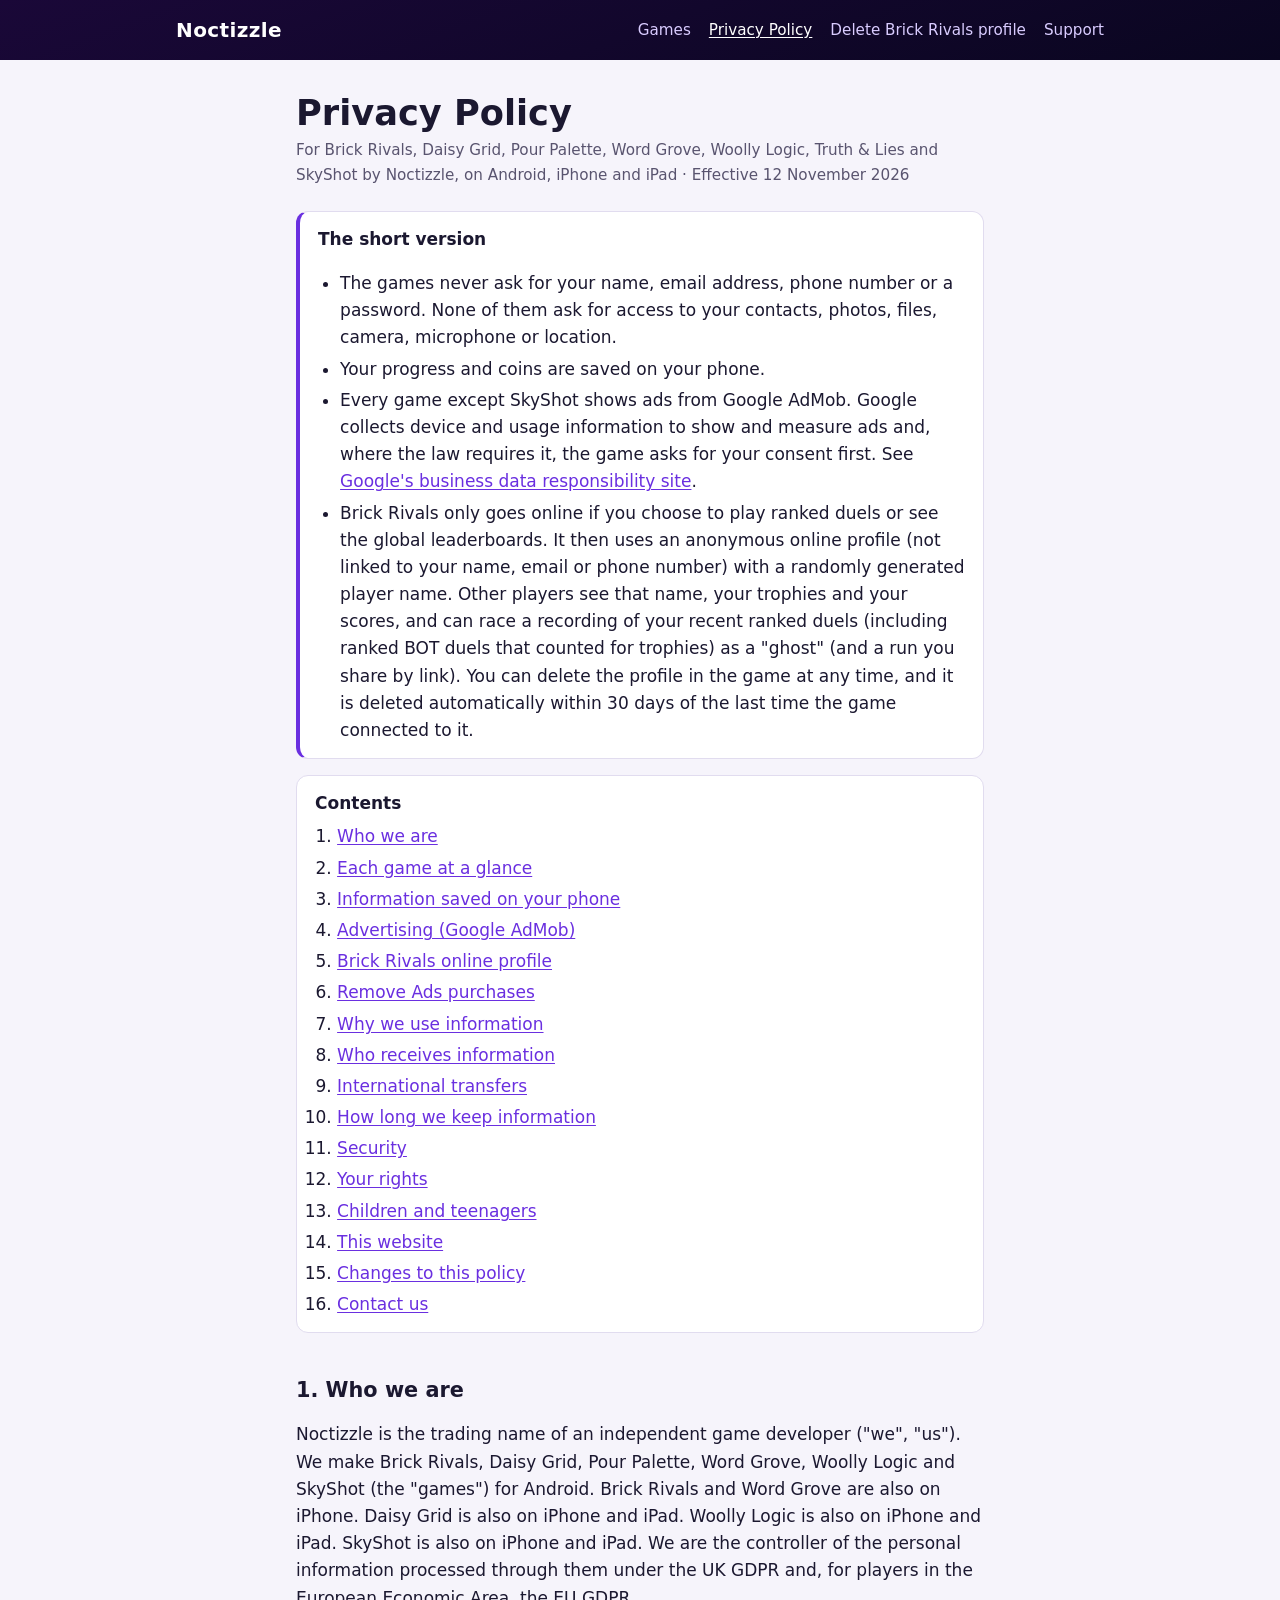
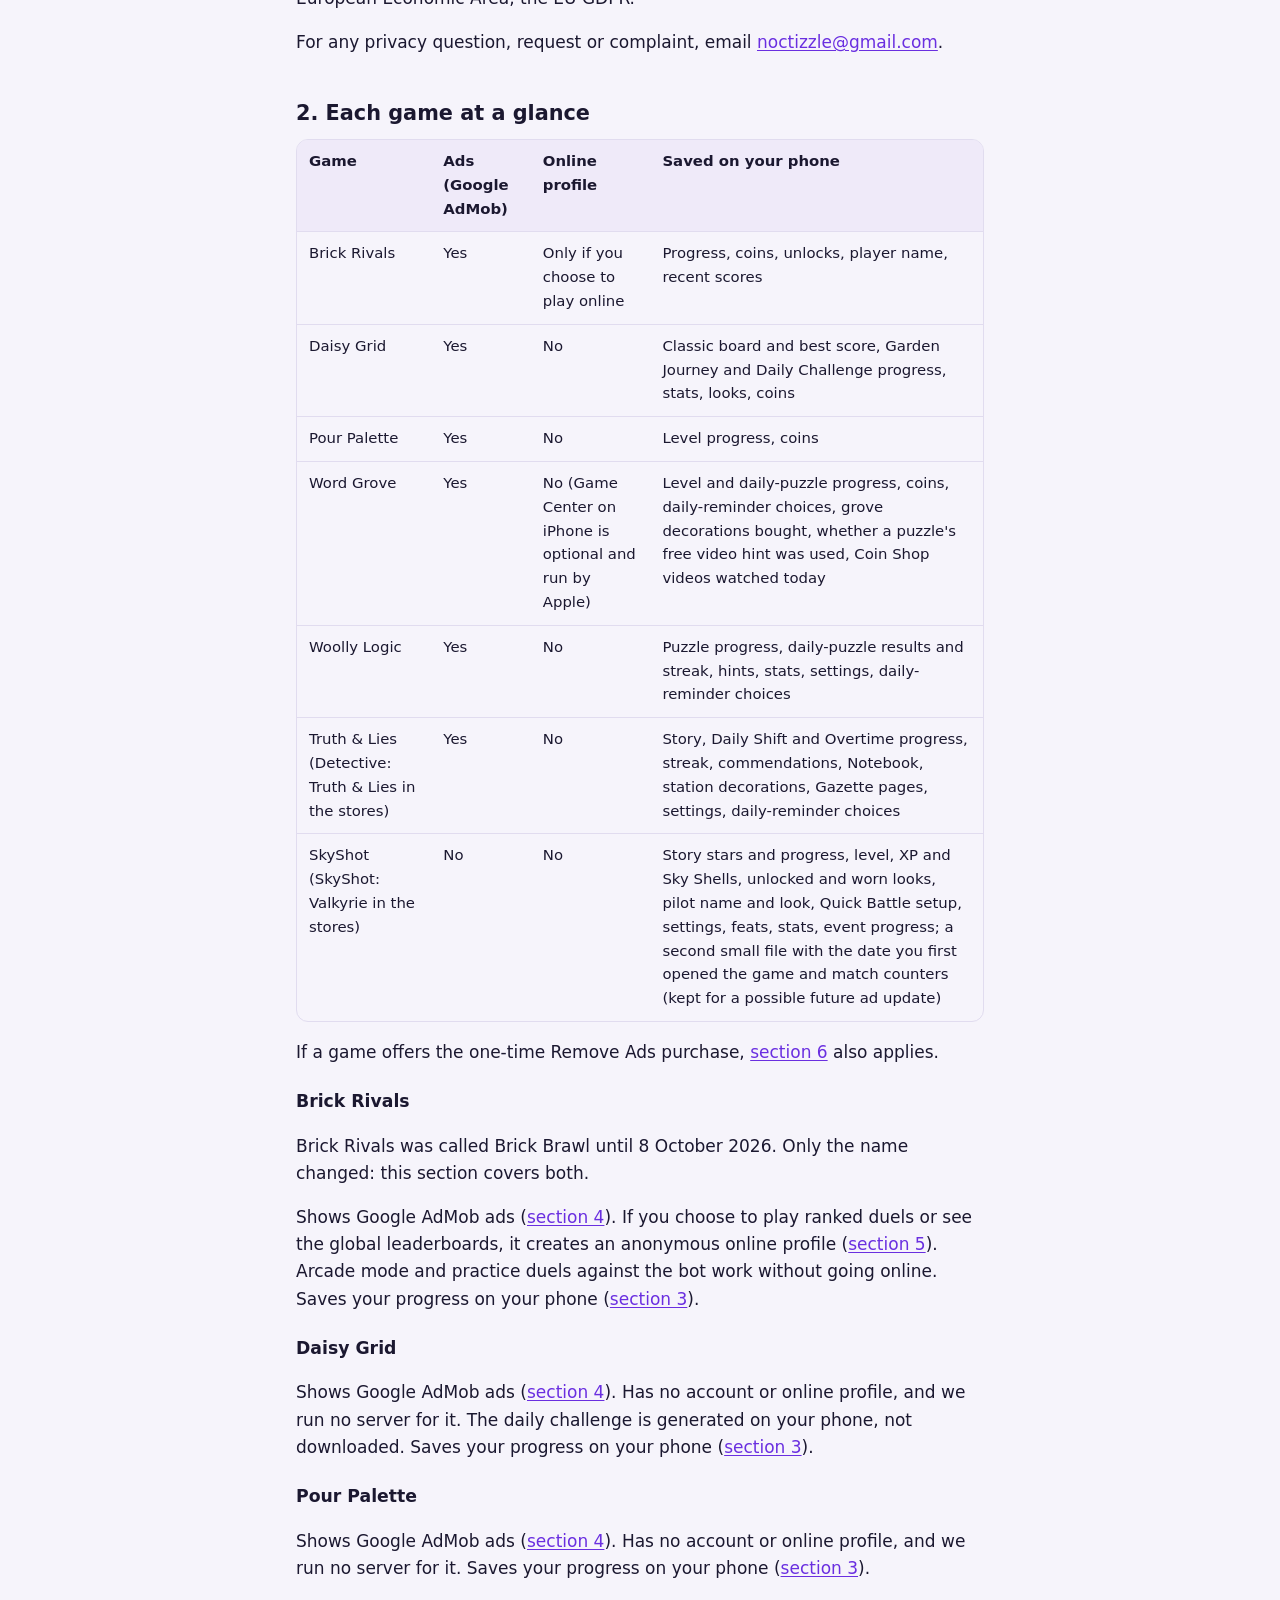
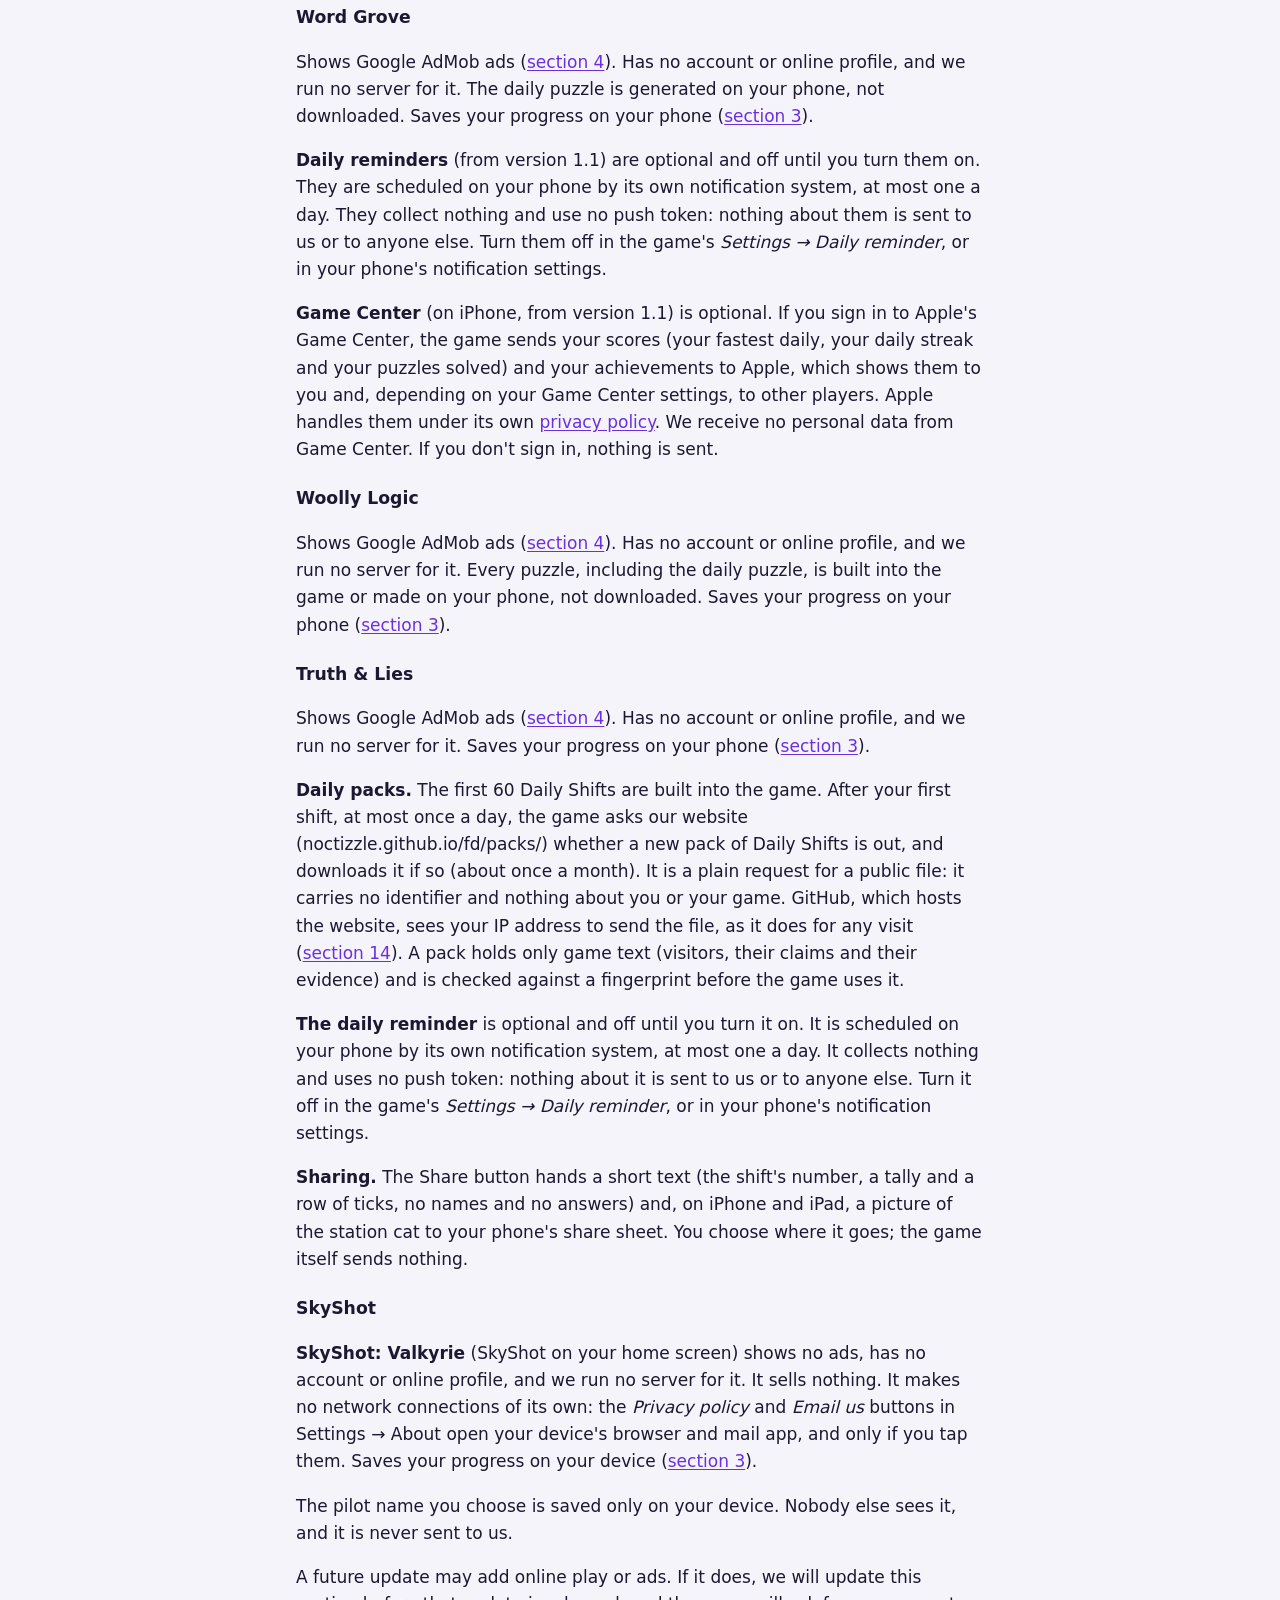
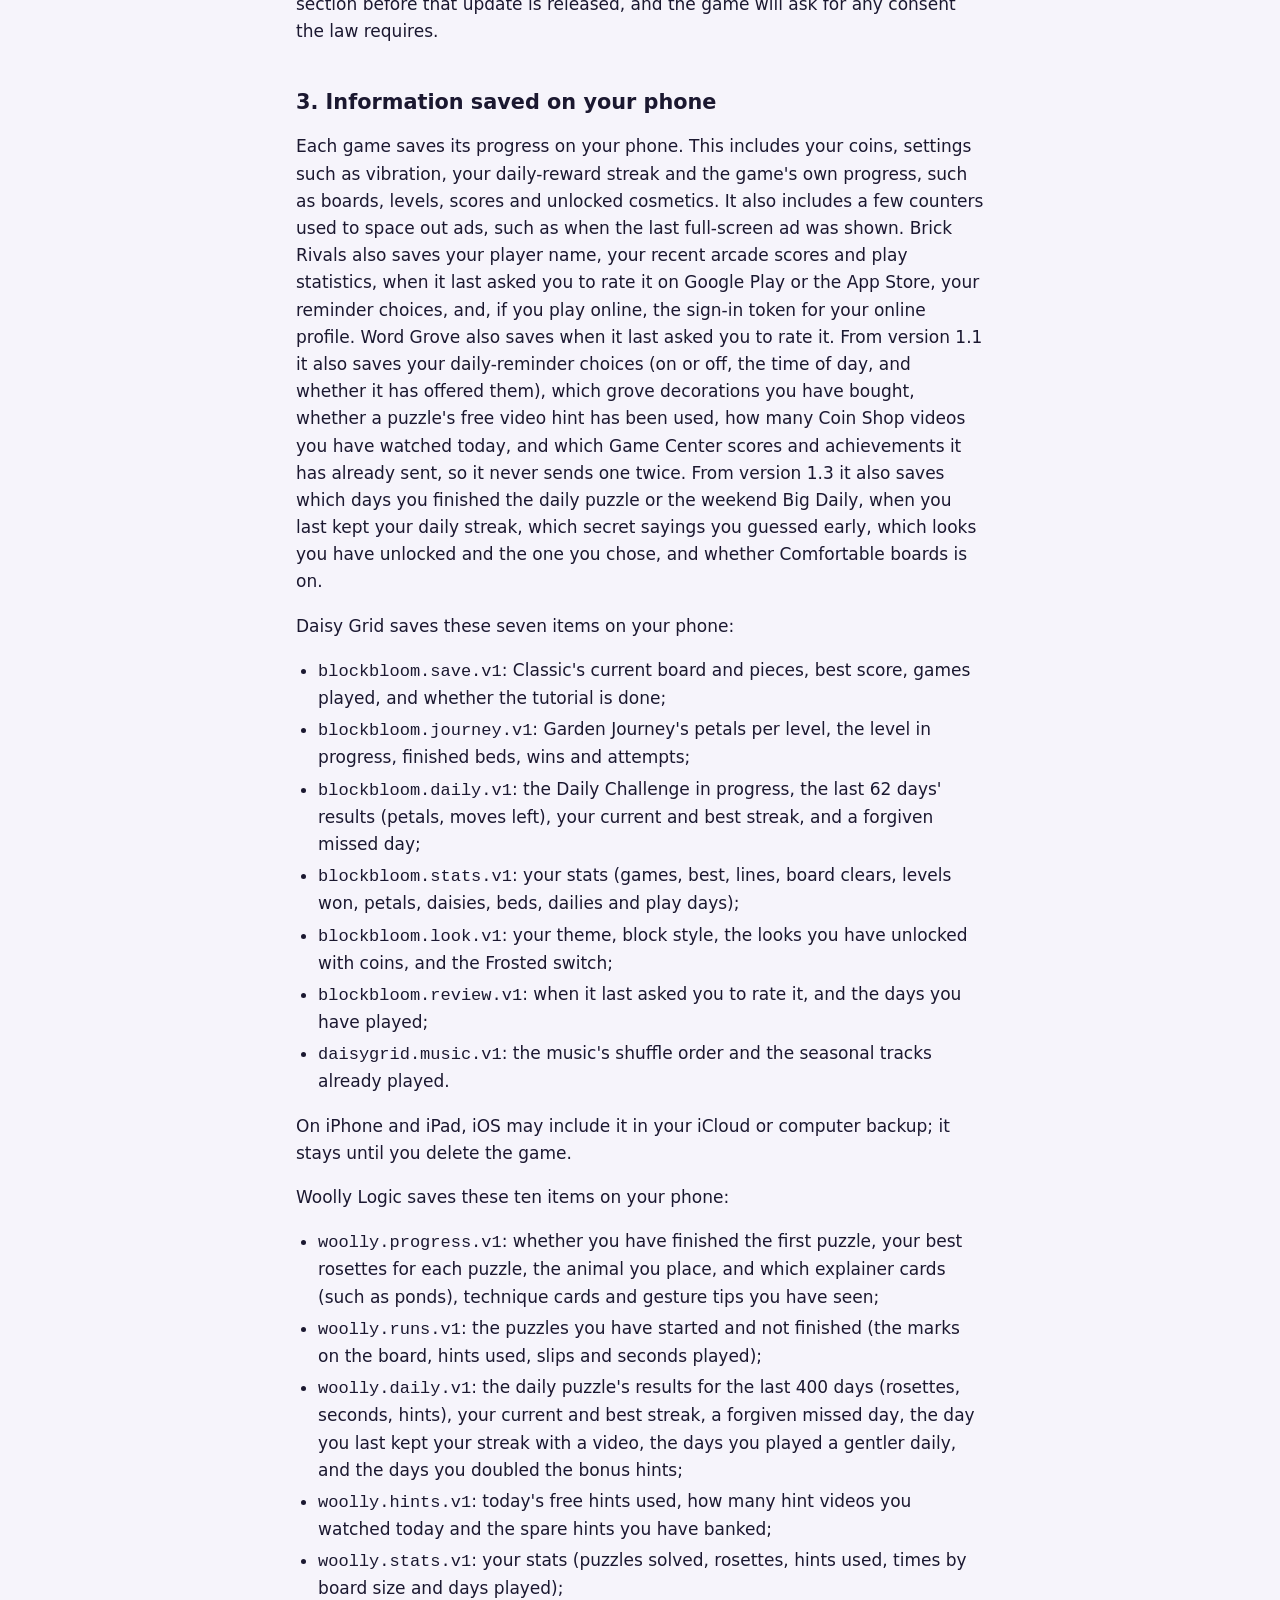
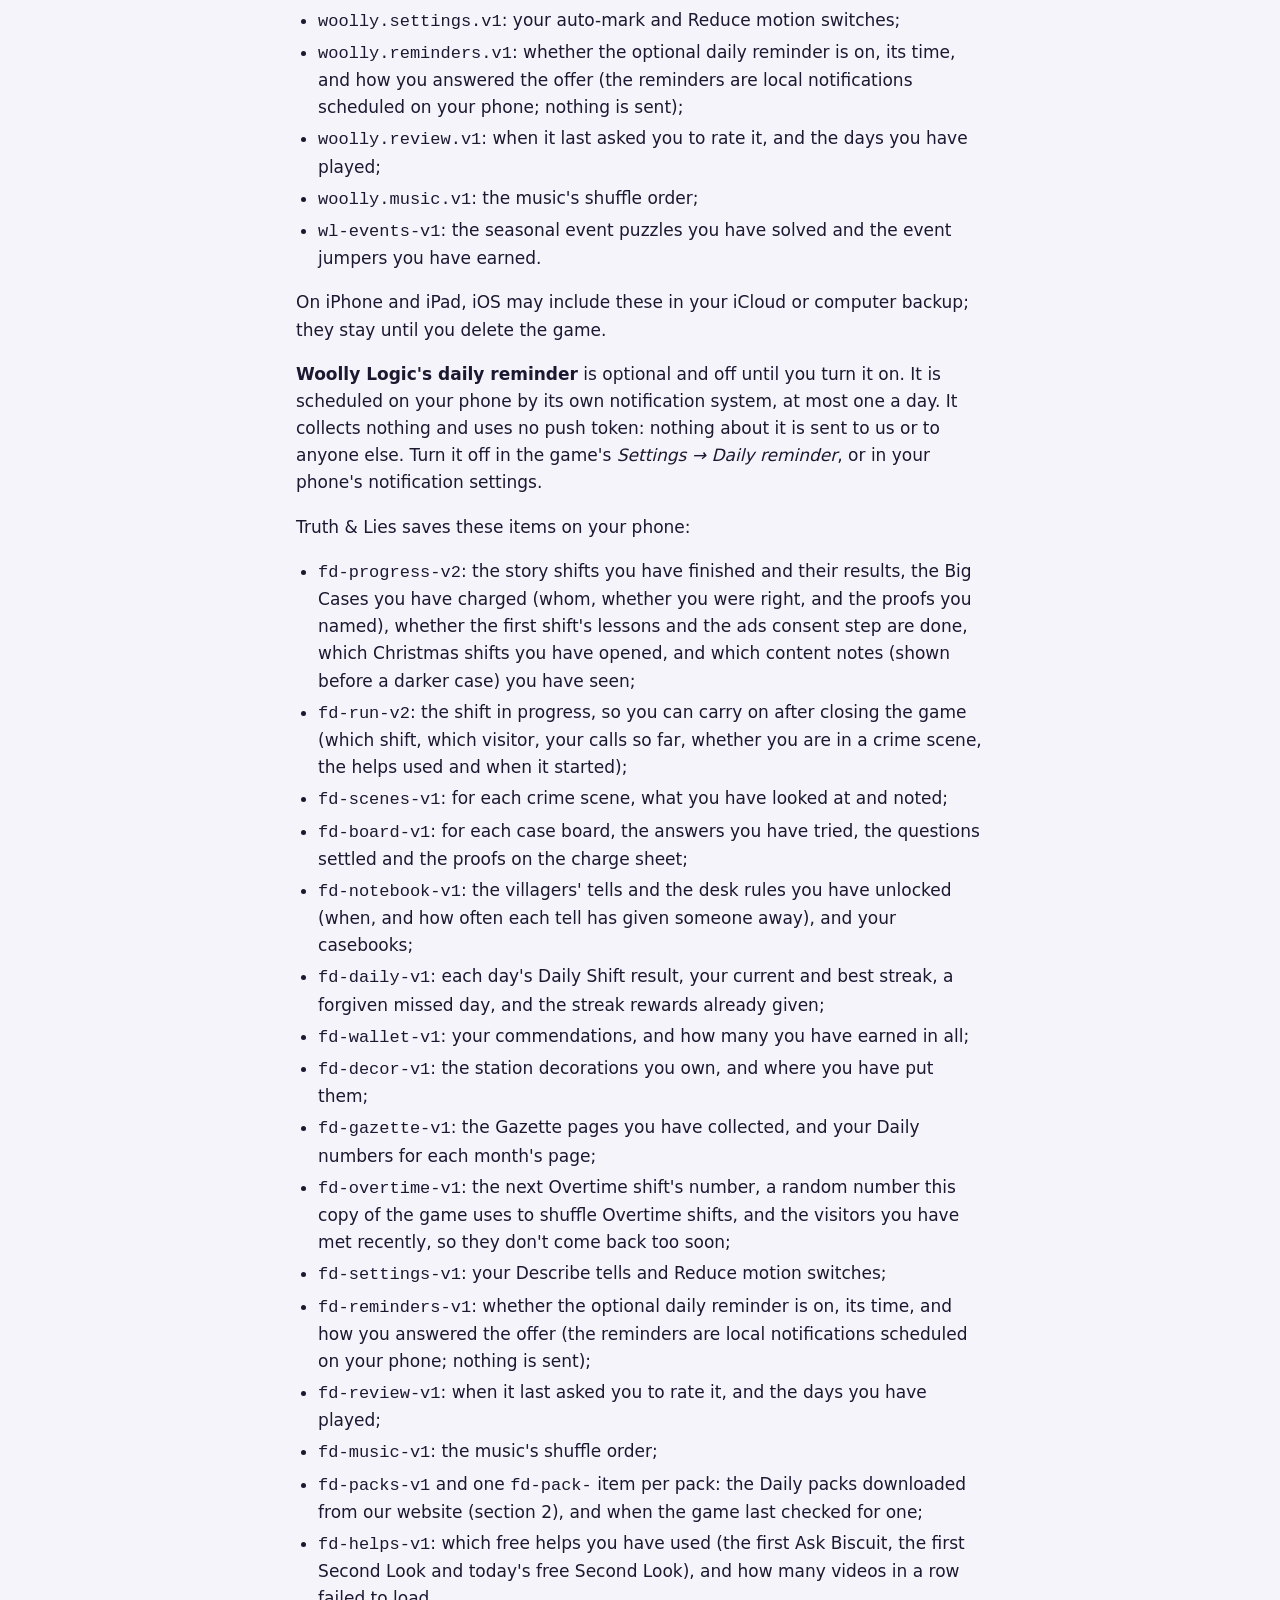
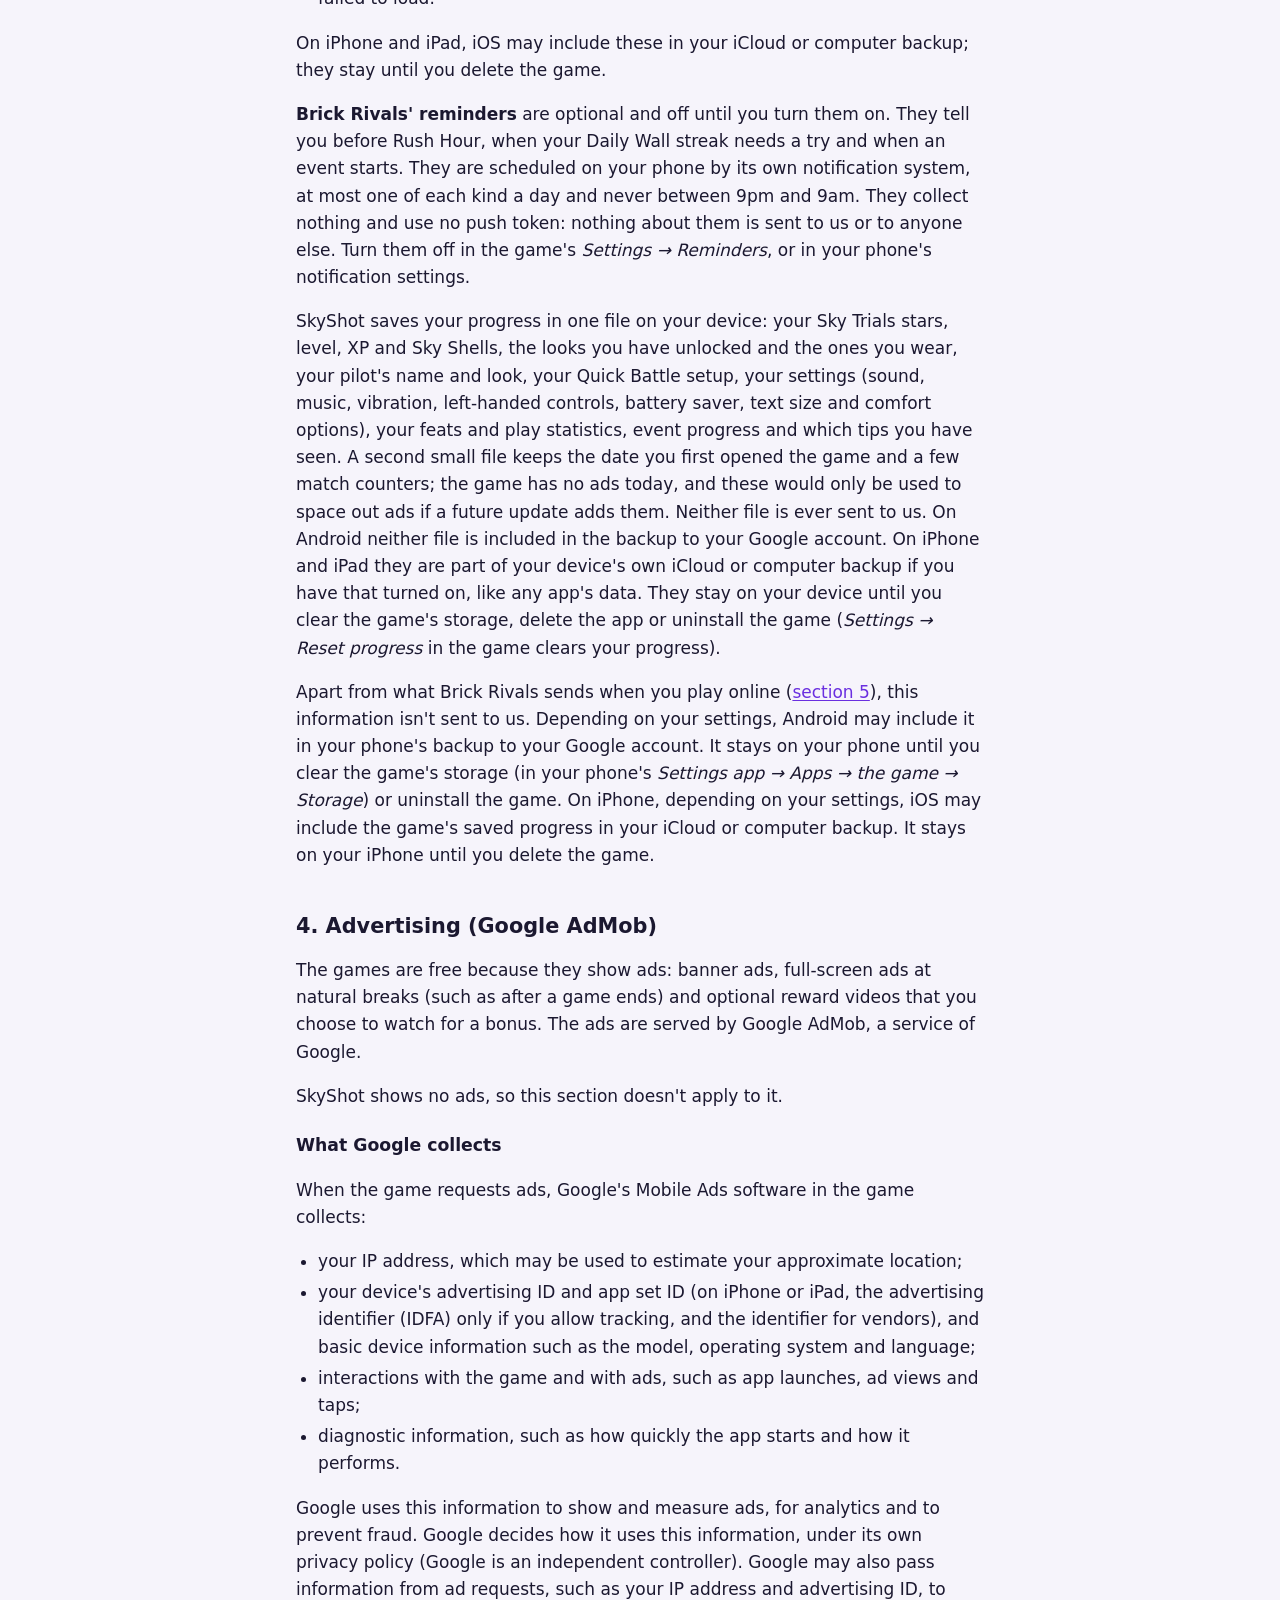
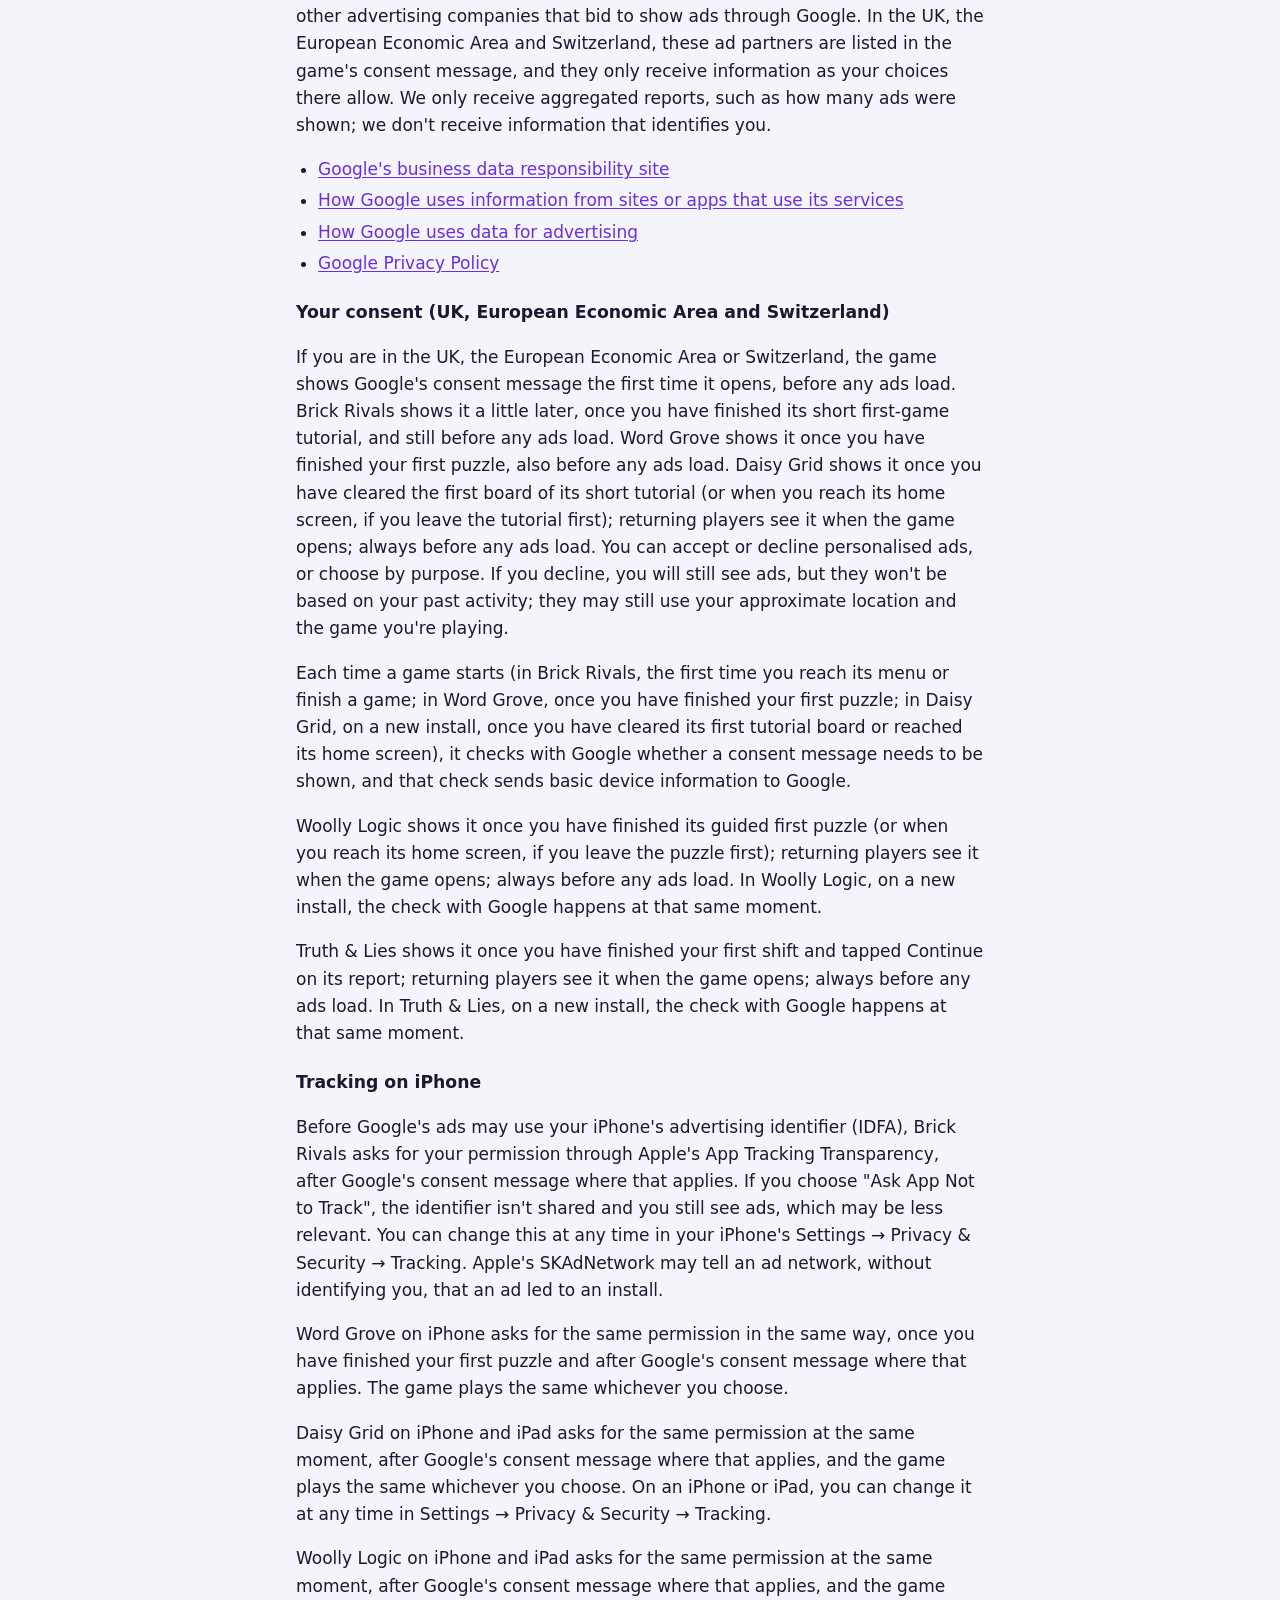
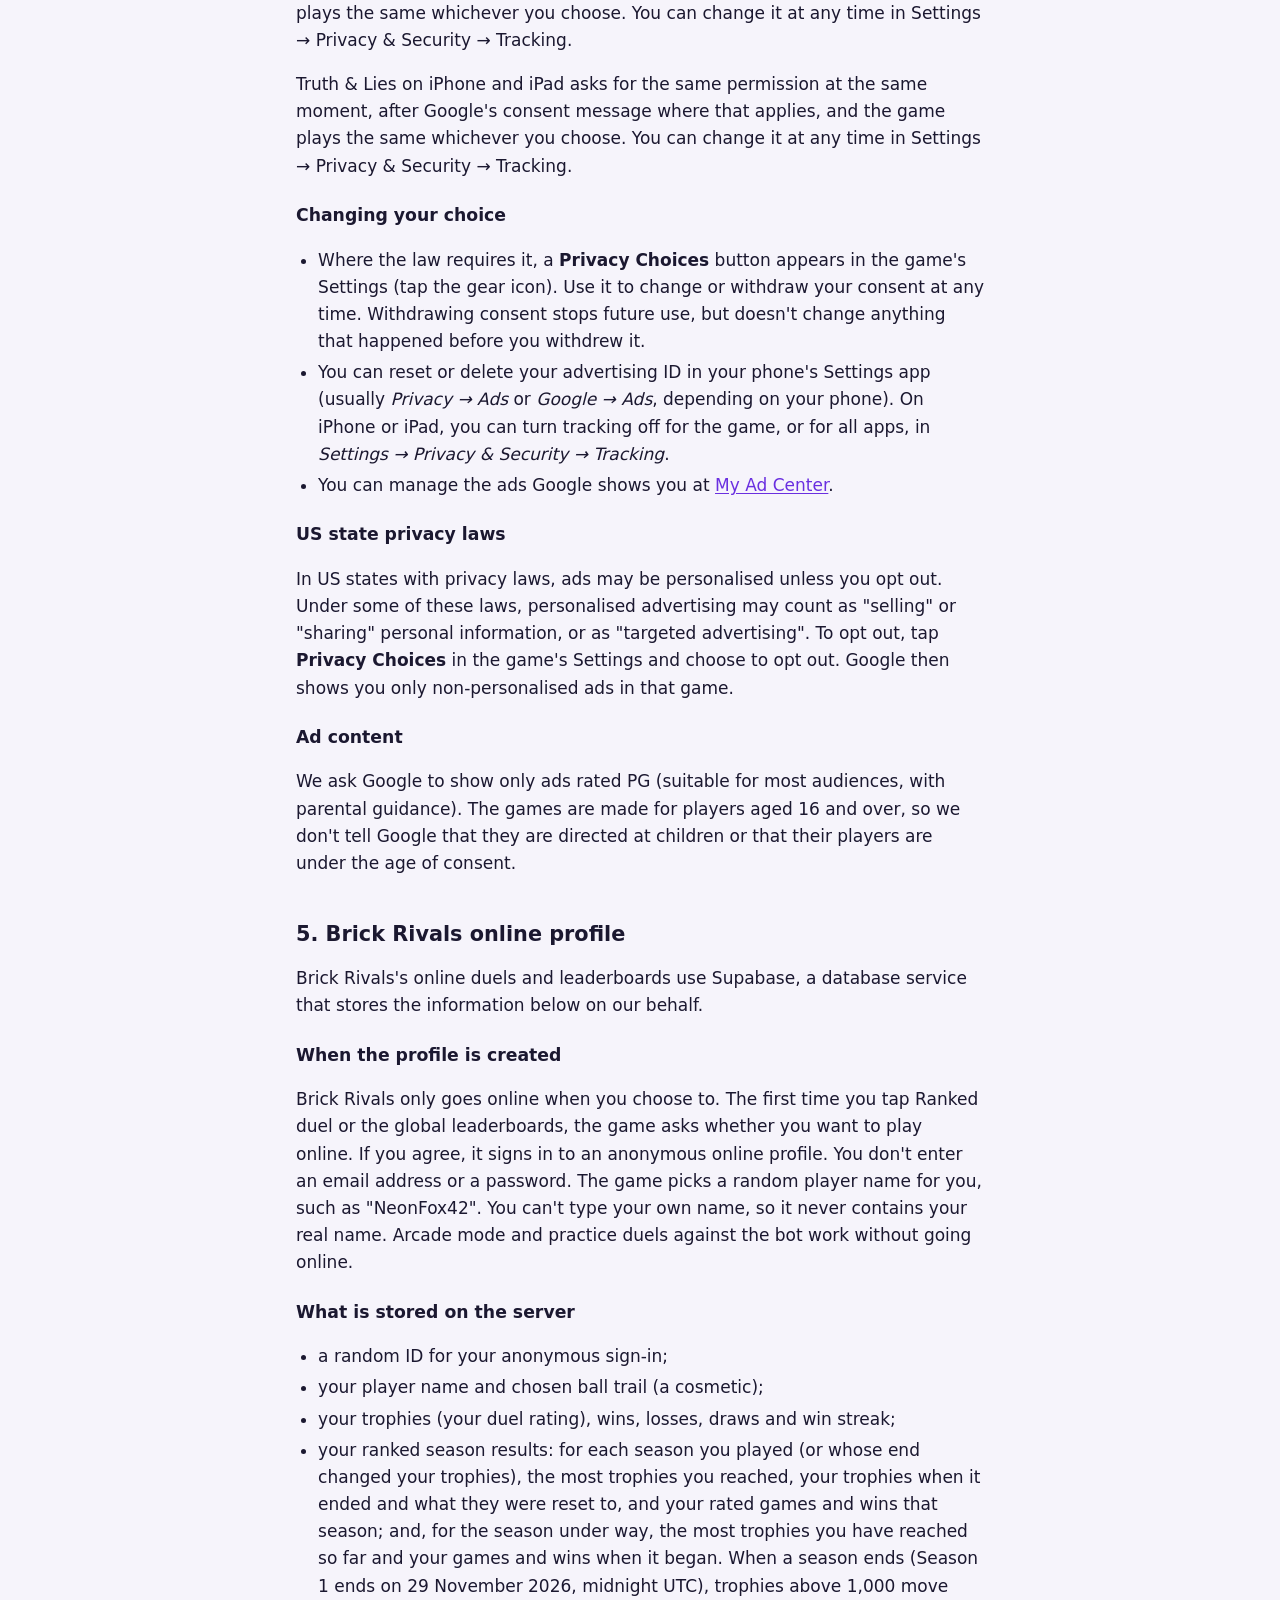
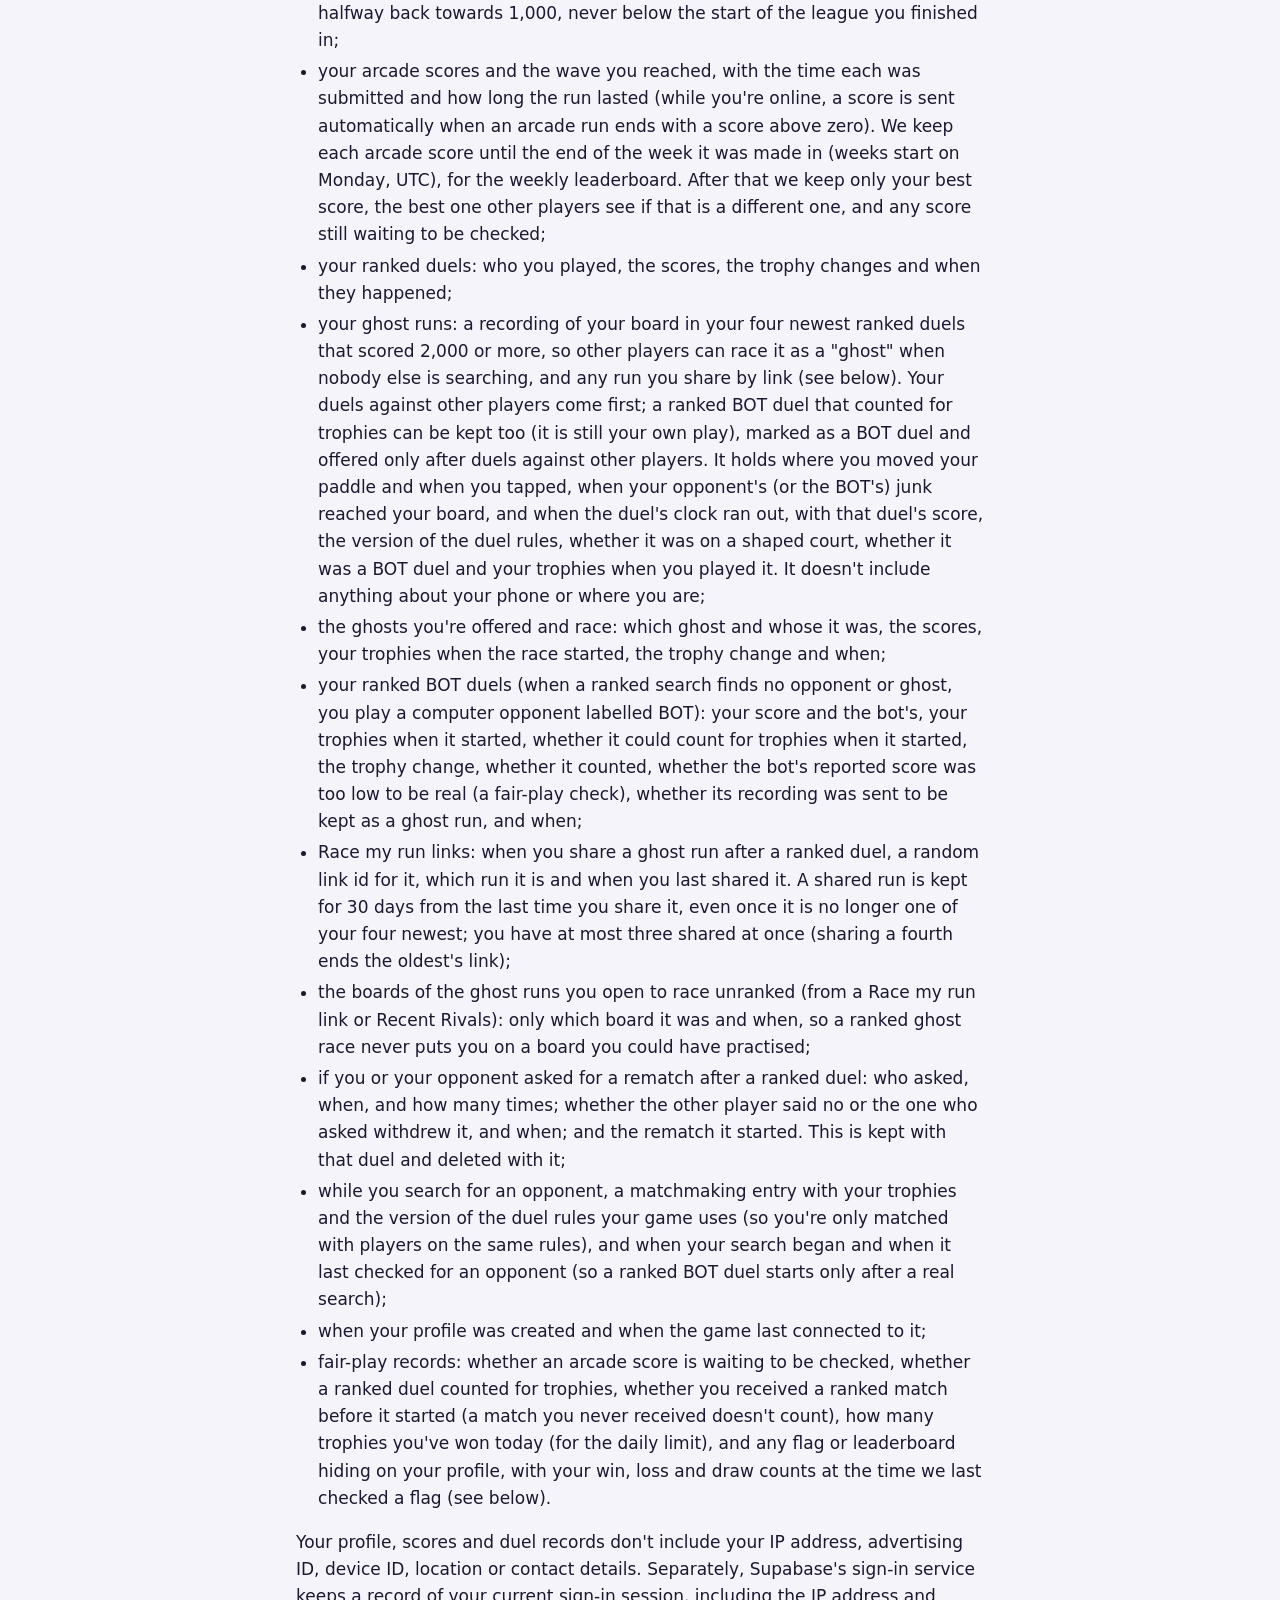
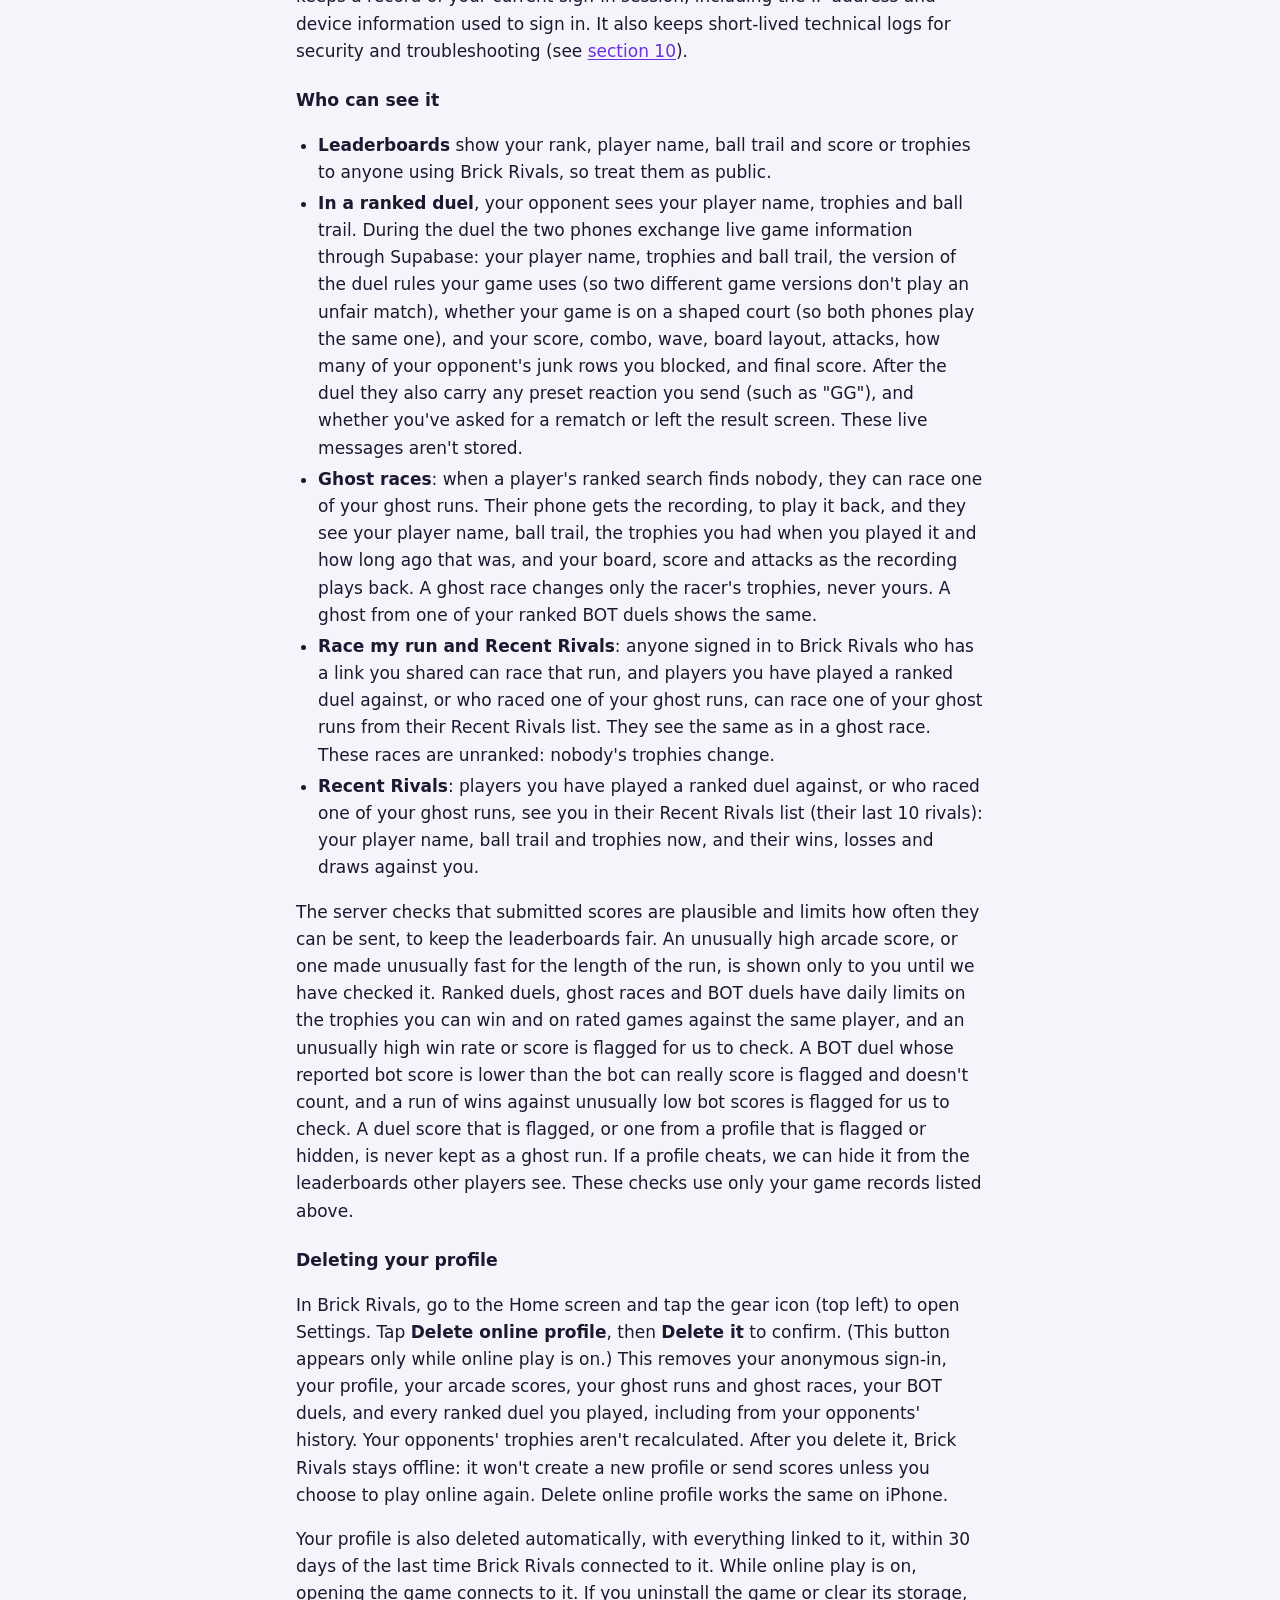
<file: privacy.html>
<!doctype html>
<html lang="en-GB">
  <head>
    <meta charset="utf-8" />
    <meta name="viewport" content="width=device-width, initial-scale=1" />
    <title>Privacy Policy — Noctizzle</title>
    <meta
      name="description"
      content="Privacy Policy for Brick Rivals, Daisy Grid, Pour Palette, Word Grove, Woolly Logic, Truth &amp; Lies and SkyShot, games by Noctizzle for Android, iPhone and iPad."
    />
    <link rel="icon" href="img/favicon.png" />
    <link rel="stylesheet" href="styles.css" />
  </head>
  <body>
    <header class="site-header">
      <div class="wrap">
        <a class="brand" href="./">Noctizzle</a>
        <nav class="site-nav" aria-label="Main">
          <a href="./">Games</a>
          <a href="privacy.html" aria-current="page">Privacy Policy</a>
          <a href="delete-account.html">Delete Brick Rivals profile</a>
          <a href="support.html">Support</a>
        </nav>
      </div>
    </header>

    <main class="doc">
      <div class="wrap prose">
        <h1>Privacy Policy</h1>
        <p class="meta">
          For Brick Rivals, Daisy Grid, Pour Palette, Word Grove, Woolly Logic, Truth &amp; Lies and SkyShot by
          Noctizzle, on Android, iPhone and iPad · Effective 12 November 2026
        </p>

        <div class="note">
          <p><strong>The short version</strong></p>
          <ul>
            <li>
              The games never ask for your name, email address, phone number or a password. None of them ask for access
              to your contacts, photos, files, camera, microphone or location.
            </li>
            <li>Your progress and coins are saved on your phone.</li>
            <li>
              Every game except SkyShot shows ads from Google AdMob. Google collects device and usage information to show and measure
              ads and, where the law requires it, the game asks for your consent first. See
              <a href="https://business.safety.google/privacy/">Google's business data responsibility site</a>.
            </li>
            <li>
              Brick Rivals only goes online if you choose to play ranked duels or see the global leaderboards. It then
              uses an anonymous online profile (not linked to your name, email or phone number) with a randomly
              generated player name. Other players see that name, your trophies and your scores, and can race a
              recording of your recent ranked duels (including ranked BOT duels that counted for trophies) as a "ghost"
              (and a run you share by link). You can delete the profile in the game at any time, and it is deleted
              automatically within 30 days of the last time the game connected to it.
            </li>
          </ul>
        </div>

        <nav class="toc" aria-label="Contents">
          <strong>Contents</strong>
          <ol>
            <li><a href="#who-we-are">Who we are</a></li>
            <li><a href="#games">Each game at a glance</a></li>
            <li><a href="#on-your-phone">Information saved on your phone</a></li>
            <li><a href="#ads">Advertising (Google AdMob)</a></li>
            <li><a href="#brick-brawl-online">Brick Rivals online profile</a></li>
            <li><a href="#purchases">Remove Ads purchases</a></li>
            <li><a href="#why">Why we use information</a></li>
            <li><a href="#recipients">Who receives information</a></li>
            <li><a href="#transfers">International transfers</a></li>
            <li><a href="#retention">How long we keep information</a></li>
            <li><a href="#security">Security</a></li>
            <li><a href="#rights">Your rights</a></li>
            <li><a href="#children">Children and teenagers</a></li>
            <li><a href="#website">This website</a></li>
            <li><a href="#changes">Changes to this policy</a></li>
            <li><a href="#contact">Contact us</a></li>
          </ol>
        </nav>

        <h2 id="who-we-are">1. Who we are</h2>
        <p>
          Noctizzle is the trading name of an independent game developer ("we", "us"). We make Brick Rivals, Daisy Grid,
          Pour Palette, Word Grove, Woolly Logic and SkyShot (the "games") for Android. Brick Rivals and Word Grove are
          also on iPhone. Daisy Grid is also on iPhone and iPad. Woolly Logic is also on iPhone and iPad. SkyShot is
          also on iPhone and iPad. We are the controller
          of the personal information processed through them under the UK GDPR and, for players in the European Economic
          Area, the EU GDPR.
        </p>
        <p>
          For any privacy question, request or complaint, email
          <a href="mailto:noctizzle@gmail.com">noctizzle@gmail.com</a>.
        </p>

        <h2 id="games">2. Each game at a glance</h2>
        <div class="table-scroll" role="region" aria-label="Each game at a glance" tabindex="0">
          <table>
            <thead>
              <tr>
                <th scope="col">Game</th>
                <th scope="col">Ads (Google AdMob)</th>
                <th scope="col">Online profile</th>
                <th scope="col">Saved on your phone</th>
              </tr>
            </thead>
            <tbody>
              <tr>
                <td>Brick Rivals</td>
                <td>Yes</td>
                <td>Only if you choose to play online</td>
                <td>Progress, coins, unlocks, player name, recent scores</td>
              </tr>
              <tr>
                <td>Daisy Grid</td>
                <td>Yes</td>
                <td>No</td>
                <td>Classic board and best score, Garden Journey and Daily Challenge progress, stats, looks, coins</td>
              </tr>
              <tr>
                <td>Pour Palette</td>
                <td>Yes</td>
                <td>No</td>
                <td>Level progress, coins</td>
              </tr>
              <tr>
                <td>Word Grove</td>
                <td>Yes</td>
                <td>No (Game Center on iPhone is optional and run by Apple)</td>
                <td>
                  Level and daily-puzzle progress, coins, daily-reminder choices, grove decorations bought, whether a
                  puzzle's free video hint was used, Coin Shop videos watched today
                </td>
              </tr>
              <tr>
                <td>Woolly Logic</td>
                <td>Yes</td>
                <td>No</td>
                <td>
                  Puzzle progress, daily-puzzle results and streak, hints, stats, settings, daily-reminder choices
                </td>
              </tr>
              <tr>
                <td>Truth &amp; Lies (Detective: Truth &amp; Lies in the stores)</td>
                <td>Yes</td>
                <td>No</td>
                <td>
                  Story, Daily Shift and Overtime progress, streak, commendations, Notebook, station decorations,
                  Gazette pages, settings, daily-reminder choices
                </td>
              </tr>
              <tr>
                <td>SkyShot (SkyShot: Valkyrie in the stores)</td>
                <td>No</td>
                <td>No</td>
                <td>
                  Story stars and progress, level, XP and Sky Shells, unlocked and worn looks, pilot name and look, Quick
                  Battle setup, settings, feats, stats, event progress; a second small file with the date you first
                  opened the game and match counters (kept for a possible future ad update)
                </td>
              </tr>
            </tbody>
          </table>
        </div>
        <p>If a game offers the one-time Remove Ads purchase, <a href="#purchases">section 6</a> also applies.</p>

        <h3 id="brick-brawl">Brick Rivals</h3>
        <p>
          Brick Rivals was called Brick Brawl until 8 October 2026. Only the name changed: this section covers both.
        </p>
        <p>
          Shows Google AdMob ads (<a href="#ads">section 4</a>). If you choose to play ranked duels or see the global
          leaderboards, it creates an anonymous online profile (<a href="#brick-brawl-online">section 5</a>). Arcade
          mode and practice duels against the bot work without going online. Saves your progress on your phone (<a
            href="#on-your-phone"
            >section 3</a
          >).
        </p>
        <h3 id="daisy-grid">Daisy Grid</h3>
        <p>
          Shows Google AdMob ads (<a href="#ads">section 4</a>). Has no account or online profile, and we run no server
          for it. The daily challenge is generated on your phone, not downloaded. Saves your progress on your phone (<a
            href="#on-your-phone"
            >section 3</a
          >).
        </p>
        <h3 id="pour-palette">Pour Palette</h3>
        <p>
          Shows Google AdMob ads (<a href="#ads">section 4</a>). Has no account or online profile, and we run no server
          for it. Saves your progress on your phone (<a href="#on-your-phone">section 3</a>).
        </p>
        <h3 id="word-grove">Word Grove</h3>
        <p>
          Shows Google AdMob ads (<a href="#ads">section 4</a>). Has no account or online profile, and we run no server
          for it. The daily puzzle is generated on your phone, not downloaded. Saves your progress on your phone (<a
            href="#on-your-phone"
            >section 3</a
          >).
        </p>
        <p>
          <strong>Daily reminders</strong> (from version 1.1) are optional and off until you turn them on. They are
          scheduled on your phone by its own notification system, at most one a day. They collect nothing and use no
          push token: nothing about them is sent to us or to anyone else. Turn them off in the game's
          <em>Settings → Daily reminder</em>, or in your phone's notification settings.
        </p>
        <p>
          <strong>Game Center</strong> (on iPhone, from version 1.1) is optional. If you sign in to Apple's Game Center,
          the game sends your scores (your fastest daily, your daily streak and your puzzles solved) and your
          achievements to Apple, which shows them to you and, depending on your Game Center settings, to other players.
          Apple handles them under its own <a href="https://www.apple.com/legal/privacy/">privacy policy</a>. We receive
          no personal data from Game Center. If you don't sign in, nothing is sent.
        </p>
        <h3 id="woolly-logic">Woolly Logic</h3>
        <p>
          Shows Google AdMob ads (<a href="#ads">section 4</a>). Has no account or online profile, and we run no server
          for it. Every puzzle, including the daily puzzle, is built into the game or made on your phone, not
          downloaded. Saves your progress on your phone (<a href="#on-your-phone">section 3</a>).
        </p>

        <h3 id="truth-and-lies">Truth &amp; Lies</h3>
        <p>
          Shows Google AdMob ads (<a href="#ads">section 4</a>). Has no account or online profile, and we run no server
          for it. Saves your progress on your phone (<a href="#on-your-phone">section 3</a>).
        </p>
        <p>
          <strong>Daily packs.</strong> The first 60 Daily Shifts are built into the game. After your first shift, at
          most once a day, the game asks our website (noctizzle.github.io/fd/packs/) whether a new pack of Daily Shifts
          is out, and downloads it if so (about once a month). It is a plain request for a public file: it carries no
          identifier and nothing about you or your game. GitHub, which hosts the website, sees your IP address to send
          the file, as it does for any visit (<a href="#website">section 14</a>). A pack holds only game text (visitors,
          their claims and their evidence) and is checked against a fingerprint before the game uses it.
        </p>
        <p>
          <strong>The daily reminder</strong> is optional and off until you turn it on. It is scheduled on your phone by
          its own notification system, at most one a day. It collects nothing and uses no push token: nothing about it
          is sent to us or to anyone else. Turn it off in the game's <em>Settings → Daily reminder</em>, or in your
          phone's notification settings.
        </p>
        <p>
          <strong>Sharing.</strong> The Share button hands a short text (the shift's number, a tally and a row of ticks,
          no names and no answers) and, on iPhone and iPad, a picture of the station cat to your phone's share sheet.
          You choose where it goes; the game itself sends nothing.
        </p>

        <h3 id="skyshot">SkyShot</h3>
        <p>
          <strong>SkyShot: Valkyrie</strong> (SkyShot on your home screen) shows no ads, has no account or online
          profile, and we run no server for it. It sells nothing. It makes no network connections of its own: the
          <em>Privacy policy</em> and <em>Email us</em> buttons in Settings → About open your device's browser and mail
          app, and only if you tap them. Saves your progress on your device (<a href="#on-your-phone">section 3</a>).
        </p>
        <p>
          The pilot name you choose is saved only on your device. Nobody else sees it, and it is never sent to us.
        </p>
        <p>
          A future update may add online play or ads. If it does, we will update this section before that update is
          released, and the game will ask for any consent the law requires.
        </p>

        <h2 id="on-your-phone">3. Information saved on your phone</h2>
        <p>
          Each game saves its progress on your phone. This includes your coins, settings such as vibration, your
          daily-reward streak and the game's own progress, such as boards, levels, scores and unlocked cosmetics. It
          also includes a few counters used to space out ads, such as when the last full-screen ad was shown. Brick
          Rivals also saves your player name, your recent arcade scores and play statistics, when it last asked you to
          rate it on Google Play or the App Store, your reminder choices, and, if you play online, the sign-in token for
          your online profile. Word Grove also saves when it last asked you to rate it. From version 1.1 it also saves
          your daily-reminder choices (on or off, the time of day, and whether it has offered them), which grove
          decorations you have bought, whether a puzzle's free video hint has been used, how many Coin Shop videos you
          have watched today, and which Game Center scores and achievements it has already sent, so it never sends one
          twice. From version 1.3 it also saves which days you finished the daily puzzle or the weekend Big Daily, when
          you last kept your daily streak, which secret sayings you guessed early, which looks you have unlocked and the
          one you chose, and whether Comfortable boards is on.
        </p>
        <p>Daisy Grid saves these seven items on your phone:</p>
        <ul>
          <li>
            <code>blockbloom.save.v1</code>: Classic's current board and pieces, best score, games played, and whether
            the tutorial is done;
          </li>
          <li>
            <code>blockbloom.journey.v1</code>: Garden Journey's petals per level, the level in progress, finished beds,
            wins and attempts;
          </li>
          <li>
            <code>blockbloom.daily.v1</code>: the Daily Challenge in progress, the last 62 days' results (petals, moves
            left), your current and best streak, and a forgiven missed day;
          </li>
          <li>
            <code>blockbloom.stats.v1</code>: your stats (games, best, lines, board clears, levels won, petals, daisies,
            beds, dailies and play days);
          </li>
          <li>
            <code>blockbloom.look.v1</code>: your theme, block style, the looks you have unlocked with coins, and the
            Frosted switch;
          </li>
          <li><code>blockbloom.review.v1</code>: when it last asked you to rate it, and the days you have played;</li>
          <li><code>daisygrid.music.v1</code>: the music's shuffle order and the seasonal tracks already played.</li>
        </ul>
        <p>
          On iPhone and iPad, iOS may include it in your iCloud or computer backup; it stays until you delete the game.
        </p>
        <p>Woolly Logic saves these ten items on your phone:</p>
        <ul>
          <li>
            <code>woolly.progress.v1</code>: whether you have finished the first puzzle, your best rosettes for each
            puzzle, the animal you place, and which explainer cards (such as ponds), technique cards and gesture tips
            you have seen;
          </li>
          <li>
            <code>woolly.runs.v1</code>: the puzzles you have started and not finished (the marks on the board, hints
            used, slips and seconds played);
          </li>
          <li>
            <code>woolly.daily.v1</code>: the daily puzzle's results for the last 400 days (rosettes, seconds, hints),
            your current and best streak, a forgiven missed day, the day you last kept your streak with a video, the
            days you played a gentler daily, and the days you doubled the bonus hints;
          </li>
          <li>
            <code>woolly.hints.v1</code>: today's free hints used, how many hint videos you watched today and the spare
            hints you have banked;
          </li>
          <li>
            <code>woolly.stats.v1</code>: your stats (puzzles solved, rosettes, hints used, times by board size and days
            played);
          </li>
          <li><code>woolly.settings.v1</code>: your auto-mark and Reduce motion switches;</li>
          <li>
            <code>woolly.reminders.v1</code>: whether the optional daily reminder is on, its time, and how you answered
            the offer (the reminders are local notifications scheduled on your phone; nothing is sent);
          </li>
          <li><code>woolly.review.v1</code>: when it last asked you to rate it, and the days you have played;</li>
          <li><code>woolly.music.v1</code>: the music's shuffle order;</li>
          <li>
            <code>wl-events-v1</code>: the seasonal event puzzles you have solved and the event jumpers you have earned.
          </li>
        </ul>
        <p>
          On iPhone and iPad, iOS may include these in your iCloud or computer backup; they stay until you delete the
          game.
        </p>
        <p>
          <strong>Woolly Logic's daily reminder</strong> is optional and off until you turn it on. It is scheduled on
          your phone by its own notification system, at most one a day. It collects nothing and uses no push token:
          nothing about it is sent to us or to anyone else. Turn it off in the game's
          <em>Settings → Daily reminder</em>, or in your phone's notification settings.
        </p>
        <p>Truth &amp; Lies saves these items on your phone:</p>
        <ul>
          <li>
            <code>fd-progress-v2</code>: the story shifts you have finished and their results, the Big Cases you have
            charged (whom, whether you were right, and the proofs you named), whether the first shift's lessons and the
            ads consent step are done, which Christmas shifts you have opened, and which content notes (shown before a
            darker case) you have seen;
          </li>
          <li>
            <code>fd-run-v2</code>: the shift in progress, so you can carry on after closing the game (which shift,
            which visitor, your calls so far, whether you are in a crime scene, the helps used and when it started);
          </li>
          <li><code>fd-scenes-v1</code>: for each crime scene, what you have looked at and noted;</li>
          <li>
            <code>fd-board-v1</code>: for each case board, the answers you have tried, the questions settled and the
            proofs on the charge sheet;
          </li>
          <li>
            <code>fd-notebook-v1</code>: the villagers' tells and the desk rules you have unlocked (when, and how often
            each tell has given someone away), and your casebooks;
          </li>
          <li>
            <code>fd-daily-v1</code>: each day's Daily Shift result, your current and best streak, a forgiven missed
            day, and the streak rewards already given;
          </li>
          <li><code>fd-wallet-v1</code>: your commendations, and how many you have earned in all;</li>
          <li><code>fd-decor-v1</code>: the station decorations you own, and where you have put them;</li>
          <li>
            <code>fd-gazette-v1</code>: the Gazette pages you have collected, and your Daily numbers for each month's
            page;
          </li>
          <li>
            <code>fd-overtime-v1</code>: the next Overtime shift's number, a random number this copy of the game uses to
            shuffle Overtime shifts, and the visitors you have met recently, so they don't come back too soon;
          </li>
          <li><code>fd-settings-v1</code>: your Describe tells and Reduce motion switches;</li>
          <li>
            <code>fd-reminders-v1</code>: whether the optional daily reminder is on, its time, and how you answered the
            offer (the reminders are local notifications scheduled on your phone; nothing is sent);
          </li>
          <li><code>fd-review-v1</code>: when it last asked you to rate it, and the days you have played;</li>
          <li><code>fd-music-v1</code>: the music's shuffle order;</li>
          <li>
            <code>fd-packs-v1</code> and one <code>fd-pack-</code> item per pack: the Daily packs downloaded from our
            website (section 2), and when the game last checked for one;
          </li>
          <li>
            <code>fd-helps-v1</code>: which free helps you have used (the first Ask Biscuit, the first Second Look and
            today's free Second Look), and how many videos in a row failed to load.
          </li>
        </ul>
        <p>
          On iPhone and iPad, iOS may include these in your iCloud or computer backup; they stay until you delete the
          game.
        </p>
        <p>
          <strong>Brick Rivals' reminders</strong> are optional and off until you turn them on. They tell you before
          Rush Hour, when your Daily Wall streak needs a try and when an event starts. They are scheduled on your phone
          by its own notification system, at most one of each kind a day and never between 9pm and 9am. They collect
          nothing and use no push token: nothing about them is sent to us or to anyone else. Turn them off in the game's
          <em>Settings → Reminders</em>, or in your phone's notification settings.
        </p>
        <p>
          SkyShot saves your progress in one file on your device: your Sky Trials stars, level, XP and Sky Shells, the
          looks you have unlocked and the ones you wear, your pilot's name and look, your Quick Battle setup, your
          settings (sound, music, vibration, left-handed controls, battery saver, text size and comfort options), your
          feats and play statistics, event progress and which tips you have seen. A second small file keeps the date
          you first opened the game and a few match counters; the game has no ads today, and these would only be
          used to space out ads if a future update adds them. Neither file is ever sent to us. On Android neither file
          is included in the backup to your Google account. On iPhone and iPad they are part of your device's own
          iCloud or computer backup if you have that turned on, like any app's data. They stay on your device until you
          clear the game's storage, delete the app or uninstall the game (<em>Settings → Reset progress</em> in the
          game clears your progress).
        </p>
        <p>
          Apart from what Brick Rivals sends when you play online (<a href="#brick-brawl-online">section 5</a>), this
          information isn't sent to us. Depending on your settings, Android may include it in your phone's backup to
          your Google account. It stays on your phone until you clear the game's storage (in your phone's
          <em>Settings app → Apps → the game → Storage</em>) or uninstall the game. On iPhone, depending on your
          settings, iOS may include the game's saved progress in your iCloud or computer backup. It stays on your iPhone
          until you delete the game.
        </p>

        <h2 id="ads">4. Advertising (Google AdMob)</h2>
        <p>
          The games are free because they show ads: banner ads, full-screen ads at natural breaks (such as after a game
          ends) and optional reward videos that you choose to watch for a bonus. The ads are served by Google AdMob, a
          service of Google.
        </p>
        <p>SkyShot shows no ads, so this section doesn't apply to it.</p>
        <h3>What Google collects</h3>
        <p>When the game requests ads, Google's Mobile Ads software in the game collects:</p>
        <ul>
          <li>your IP address, which may be used to estimate your approximate location;</li>
          <li>
            your device's advertising ID and app set ID (on iPhone or iPad, the advertising identifier (IDFA) only if
            you allow tracking, and the identifier for vendors), and basic device information such as the model,
            operating system and language;
          </li>
          <li>interactions with the game and with ads, such as app launches, ad views and taps;</li>
          <li>diagnostic information, such as how quickly the app starts and how it performs.</li>
        </ul>
        <p>
          Google uses this information to show and measure ads, for analytics and to prevent fraud. Google decides how
          it uses this information, under its own privacy policy (Google is an independent controller). Google may also
          pass information from ad requests, such as your IP address and advertising ID, to other advertising companies
          that bid to show ads through Google. In the UK, the European Economic Area and Switzerland, these ad partners
          are listed in the game's consent message, and they only receive information as your choices there allow. We
          only receive aggregated reports, such as how many ads were shown; we don't receive information that identifies
          you.
        </p>
        <ul>
          <li><a href="https://business.safety.google/privacy/">Google's business data responsibility site</a></li>
          <li>
            <a href="https://policies.google.com/technologies/partner-sites"
              >How Google uses information from sites or apps that use its services</a
            >
          </li>
          <li><a href="https://policies.google.com/technologies/ads">How Google uses data for advertising</a></li>
          <li><a href="https://policies.google.com/privacy">Google Privacy Policy</a></li>
        </ul>

        <h3>Your consent (UK, European Economic Area and Switzerland)</h3>
        <p>
          If you are in the UK, the European Economic Area or Switzerland, the game shows Google's consent message the
          first time it opens, before any ads load. Brick Rivals shows it a little later, once you have finished its
          short first-game tutorial, and still before any ads load. Word Grove shows it once you have finished your
          first puzzle, also before any ads load. Daisy Grid shows it once you have cleared the first board of its short
          tutorial (or when you reach its home screen, if you leave the tutorial first); returning players see it when
          the game opens; always before any ads load. You can accept or decline personalised ads, or choose by purpose.
          If you decline, you will still see ads, but they won't be based on your past activity; they may still use your
          approximate location and the game you're playing.
        </p>
        <p>
          Each time a game starts (in Brick Rivals, the first time you reach its menu or finish a game; in Word Grove,
          once you have finished your first puzzle; in Daisy Grid, on a new install, once you have cleared its first
          tutorial board or reached its home screen), it checks with Google whether a consent message needs to be shown,
          and that check sends basic device information to Google.
        </p>
        <p>
          Woolly Logic shows it once you have finished its guided first puzzle (or when you reach its home screen, if
          you leave the puzzle first); returning players see it when the game opens; always before any ads load. In
          Woolly Logic, on a new install, the check with Google happens at that same moment.
        </p>
        <p>
          Truth &amp; Lies shows it once you have finished your first shift and tapped Continue on its report; returning
          players see it when the game opens; always before any ads load. In Truth &amp; Lies, on a new install, the
          check with Google happens at that same moment.
        </p>
        <h3 id="tracking-on-iphone">Tracking on iPhone</h3>
        <p>
          Before Google's ads may use your iPhone's advertising identifier (IDFA), Brick Rivals asks for your permission
          through Apple's App Tracking Transparency, after Google's consent message where that applies. If you choose
          "Ask App Not to Track", the identifier isn't shared and you still see ads, which may be less relevant. You can
          change this at any time in your iPhone's Settings → Privacy &amp; Security → Tracking. Apple's SKAdNetwork may
          tell an ad network, without identifying you, that an ad led to an install.
        </p>
        <p>
          Word Grove on iPhone asks for the same permission in the same way, once you have finished your first puzzle
          and after Google's consent message where that applies. The game plays the same whichever you choose.
        </p>
        <p>
          Daisy Grid on iPhone and iPad asks for the same permission at the same moment, after Google's consent message
          where that applies, and the game plays the same whichever you choose. On an iPhone or iPad, you can change it
          at any time in Settings → Privacy &amp; Security → Tracking.
        </p>
        <p>
          Woolly Logic on iPhone and iPad asks for the same permission at the same moment, after Google's consent
          message where that applies, and the game plays the same whichever you choose. You can change it at any time in
          Settings → Privacy &amp; Security → Tracking.
        </p>
        <p>
          Truth &amp; Lies on iPhone and iPad asks for the same permission at the same moment, after Google's consent
          message where that applies, and the game plays the same whichever you choose. You can change it at any time in
          Settings → Privacy &amp; Security → Tracking.
        </p>
        <h3>Changing your choice</h3>
        <ul>
          <li>
            Where the law requires it, a <strong>Privacy Choices</strong> button appears in the game's Settings (tap the
            gear icon). Use it to change or withdraw your consent at any time. Withdrawing consent stops future use, but
            doesn't change anything that happened before you withdrew it.
          </li>
          <li>
            You can reset or delete your advertising ID in your phone's Settings app (usually
            <em>Privacy → Ads</em> or <em>Google → Ads</em>, depending on your phone). On iPhone or iPad, you can turn
            tracking off for the game, or for all apps, in <em>Settings → Privacy &amp; Security → Tracking</em>.
          </li>
          <li>You can manage the ads Google shows you at <a href="https://myadcenter.google.com/">My Ad Center</a>.</li>
        </ul>
        <h3>US state privacy laws</h3>
        <p>
          In US states with privacy laws, ads may be personalised unless you opt out. Under some of these laws,
          personalised advertising may count as "selling" or "sharing" personal information, or as "targeted
          advertising". To opt out, tap <strong>Privacy Choices</strong> in the game's Settings and choose to opt out.
          Google then shows you only non-personalised ads in that game.
        </p>
        <h3>Ad content</h3>
        <p>
          We ask Google to show only ads rated PG (suitable for most audiences, with parental guidance). The games are
          made for players aged 16 and over, so we don't tell Google that they are directed at children or that their
          players are under the age of consent.
        </p>

        <h2 id="brick-brawl-online">5. Brick Rivals online profile</h2>
        <p>
          Brick Rivals's online duels and leaderboards use Supabase, a database service that stores the information
          below on our behalf.
        </p>
        <h3>When the profile is created</h3>
        <p>
          Brick Rivals only goes online when you choose to. The first time you tap Ranked duel or the global
          leaderboards, the game asks whether you want to play online. If you agree, it signs in to an anonymous online
          profile. You don't enter an email address or a password. The game picks a random player name for you, such as
          "NeonFox42". You can't type your own name, so it never contains your real name. Arcade mode and practice duels
          against the bot work without going online.
        </p>
        <h3>What is stored on the server</h3>
        <ul>
          <li>a random ID for your anonymous sign-in;</li>
          <li>your player name and chosen ball trail (a cosmetic);</li>
          <li>your trophies (your duel rating), wins, losses, draws and win streak;</li>
          <li>
            your ranked season results: for each season you played (or whose end changed your trophies), the most
            trophies you reached, your trophies when it ended and what they were reset to, and your rated games and wins
            that season; and, for the season under way, the most trophies you have reached so far and your games and
            wins when it began. When a season ends (Season 1 ends on 29 November 2026, midnight UTC), trophies above
            1,000 move halfway back towards 1,000, never below the start of the league you finished in;
          </li>
          <li>
            your arcade scores and the wave you reached, with the time each was submitted and how long the run lasted
            (while you're online, a score is sent automatically when an arcade run ends with a score above zero). We
            keep each arcade score until the end of the week it was made in (weeks start on Monday, UTC), for the weekly
            leaderboard. After that we keep only your best score, the best one other players see if that is a different
            one, and any score still waiting to be checked;
          </li>
          <li>your ranked duels: who you played, the scores, the trophy changes and when they happened;</li>
          <li>
            your ghost runs: a recording of your board in your four newest ranked duels that scored 2,000 or more, so
            other players can race it as a "ghost" when nobody else is searching, and any run you share by link (see
            below). Your duels against other players come first; a ranked BOT duel that counted for trophies can be kept
            too (it is still your own play), marked as a BOT duel and offered only after duels against other players. It
            holds where you moved your paddle and when you tapped, when your opponent's (or the BOT's) junk reached your
            board, and when the duel's clock ran out, with that duel's score, the version of the duel rules, whether it
            was on a shaped court, whether it was a BOT duel and your trophies when you played it. It doesn't include
            anything about your phone or where you are;
          </li>
          <li>
            the ghosts you're offered and race: which ghost and whose it was, the scores, your trophies when the race
            started, the trophy change and when;
          </li>
          <li>
            your ranked BOT duels (when a ranked search finds no opponent or ghost, you play a computer opponent
            labelled BOT): your score and the bot's, your trophies when it started, whether it could count for trophies
            when it started, the trophy change, whether it counted, whether the bot's reported score was too low to be
            real (a fair-play check), whether its recording was sent to be kept as a ghost run, and when;
          </li>
          <li>
            Race my run links: when you share a ghost run after a ranked duel, a random link id for it, which run it is
            and when you last shared it. A shared run is kept for 30 days from the last time you share it, even once it
            is no longer one of your four newest; you have at most three shared at once (sharing a fourth ends the
            oldest's link);
          </li>
          <li>
            the boards of the ghost runs you open to race unranked (from a Race my run link or Recent Rivals): only
            which board it was and when, so a ranked ghost race never puts you on a board you could have practised;
          </li>
          <li>
            if you or your opponent asked for a rematch after a ranked duel: who asked, when, and how many times;
            whether the other player said no or the one who asked withdrew it, and when; and the rematch it started.
            This is kept with that duel and deleted with it;
          </li>
          <li>
            while you search for an opponent, a matchmaking entry with your trophies and the version of the duel rules
            your game uses (so you're only matched with players on the same rules), and when your search began and when
            it last checked for an opponent (so a ranked BOT duel starts only after a real search);
          </li>
          <li>when your profile was created and when the game last connected to it;</li>
          <li>
            fair-play records: whether an arcade score is waiting to be checked, whether a ranked duel counted for
            trophies, whether you received a ranked match before it started (a match you never received doesn't count),
            how many trophies you've won today (for the daily limit), and any flag or leaderboard hiding on your
            profile, with your win, loss and draw counts at the time we last checked a flag (see below).
          </li>
        </ul>
        <p>
          Your profile, scores and duel records don't include your IP address, advertising ID, device ID, location or
          contact details. Separately, Supabase's sign-in service keeps a record of your current sign-in session,
          including the IP address and device information used to sign in. It also keeps short-lived technical logs for
          security and troubleshooting (see <a href="#retention">section 10</a>).
        </p>
        <h3>Who can see it</h3>
        <ul>
          <li>
            <strong>Leaderboards</strong> show your rank, player name, ball trail and score or trophies to anyone using
            Brick Rivals, so treat them as public.
          </li>
          <li>
            <strong>In a ranked duel</strong>, your opponent sees your player name, trophies and ball trail. During the
            duel the two phones exchange live game information through Supabase: your player name, trophies and ball
            trail, the version of the duel rules your game uses (so two different game versions don't play an unfair
            match), whether your game is on a shaped court (so both phones play the same one), and your score, combo,
            wave, board layout, attacks, how many of your opponent's junk rows you blocked, and final score. After the
            duel they also carry any preset reaction you send (such as "GG"), and whether you've asked for a rematch or
            left the result screen. These live messages aren't stored.
          </li>
          <li>
            <strong>Ghost races</strong>: when a player's ranked search finds nobody, they can race one of your ghost
            runs. Their phone gets the recording, to play it back, and they see your player name, ball trail, the
            trophies you had when you played it and how long ago that was, and your board, score and attacks as the
            recording plays back. A ghost race changes only the racer's trophies, never yours. A ghost from one of your
            ranked BOT duels shows the same.
          </li>
          <li>
            <strong>Race my run and Recent Rivals</strong>: anyone signed in to Brick Rivals who has a link you shared
            can race that run, and players you have played a ranked duel against, or who raced one of your ghost runs,
            can race one of your ghost runs from their Recent Rivals list. They see the same as in a ghost race. These
            races are unranked: nobody's trophies change.
          </li>
          <li>
            <strong>Recent Rivals</strong>: players you have played a ranked duel against, or who raced one of your
            ghost runs, see you in their Recent Rivals list (their last 10 rivals): your player name, ball trail and
            trophies now, and their wins, losses and draws against you.
          </li>
        </ul>
        <p>
          The server checks that submitted scores are plausible and limits how often they can be sent, to keep the
          leaderboards fair. An unusually high arcade score, or one made unusually fast for the length of the run, is
          shown only to you until we have checked it. Ranked duels, ghost races and BOT duels have daily limits on the
          trophies you can win and on rated games against the same player, and an unusually high win rate or score is
          flagged for us to check. A BOT duel whose reported bot score is lower than the bot can really score is flagged
          and doesn't count, and a run of wins against unusually low bot scores is flagged for us to check. A duel score
          that is flagged, or one from a profile that is flagged or hidden, is never kept as a ghost run. If a profile
          cheats, we can hide it from the leaderboards other players see. These checks use only your game records listed
          above.
        </p>
        <h3>Deleting your profile</h3>
        <p>
          In Brick Rivals, go to the Home screen and tap the gear icon (top left) to open Settings. Tap
          <strong>Delete online profile</strong>, then <strong>Delete it</strong> to confirm. (This button appears only
          while online play is on.) This removes your anonymous sign-in, your profile, your arcade scores, your ghost
          runs and ghost races, your BOT duels, and every ranked duel you played, including from your opponents'
          history. Your opponents' trophies aren't recalculated. After you delete it, Brick Rivals stays offline: it
          won't create a new profile or send scores unless you choose to play online again. Delete online profile works
          the same on iPhone.
        </p>
        <p>
          Your profile is also deleted automatically, with everything linked to it, within 30 days of the last time
          Brick Rivals connected to it. While online play is on, opening the game connects to it. If you uninstall the
          game or clear its storage, it can't connect any more, so you don't need to reinstall it or contact us. If
          Brick Rivals later finds that its profile was deleted, it goes offline and asks you again before making a new
          one. Coins, unlocks and statistics saved on your phone stay there until you clear the game's storage or
          uninstall it. See <a href="delete-account.html">Delete your Brick Rivals online profile</a>.
        </p>
        <h3>Where it is stored</h3>
        <p>
          Brick Rivals's database is stored on Amazon Web Services servers in London, in the United Kingdom. Supabase's
          short-lived technical logs, which can include IP addresses, may be processed in the United States (see
          <a href="#transfers">section 9</a>).
        </p>

        <h2 id="purchases">6. Remove Ads purchases</h2>
        <p>
          A game may offer <strong>Remove Ads</strong>, a one-time purchase that turns off banner and full-screen ads.
          Google Play handles the payment, so we never see your card or payment details. Brick Rivals on iPhone has no
          purchases. Word Grove has no purchases on Android or iPhone. Daisy Grid has no purchases on any platform.
          Neither has Woolly Logic.
        </p>
        <p>
          When a game offers Remove Ads, it connects to RevenueCat, a purchase-management service, each time it starts.
          It does this to check whether you own Remove Ads and to show its price, even if you never buy it. RevenueCat
          receives an anonymous app user ID that it creates and basic device and connection information (such as your IP
          address, operating system, app version and language). If you buy Remove Ads, it also receives your purchase
          history in that game: the product, the date and the Google Play purchase receipt. Your purchase status is also
          saved on your phone. Use <strong>Restore Purchases</strong> in the game's Settings to restore it on a new
          phone.
        </p>
        <p>
          Optional reward videos stay available after you buy Remove Ads, so Google's ads software described in
          <a href="#ads">section 4</a> keeps running and may still process the information described there.
        </p>

        <h2 id="why">7. Why we use information</h2>
        <div class="table-scroll" role="region" aria-label="Why we use information" tabindex="0">
          <table>
            <thead>
              <tr>
                <th scope="col">Purpose</th>
                <th scope="col">Information</th>
                <th scope="col">Legal basis (UK and EU GDPR)</th>
              </tr>
            </thead>
            <tbody>
              <tr>
                <td>
                  Personalised ads, and storing or reading information on your device for ads where the law requires
                  consent
                </td>
                <td><a href="#ads">Section 4</a></td>
                <td>Your consent, which you can withdraw in Privacy Choices</td>
              </tr>
              <tr>
                <td>Non-personalised ads that keep the games free, measuring ads and preventing ad fraud</td>
                <td><a href="#ads">Section 4</a></td>
                <td>Our legitimate interests in funding free games and preventing ad fraud</td>
              </tr>
              <tr>
                <td>
                  Brick Rivals's online duels, matchmaking, ghost races, trophies, ranked seasons, Race my run links,
                  Recent Rivals and leaderboards, and keeping them fair
                </td>
                <td><a href="#brick-brawl-online">Section 5</a></td>
                <td>
                  Our legitimate interests in running fair online play for players who choose it. Your profile uses a
                  random name and no contact details, and you can delete it at any time.
                </td>
              </tr>
              <tr>
                <td>Checking for, selling and restoring Remove Ads</td>
                <td><a href="#purchases">Section 6</a></td>
                <td>
                  If you buy it, giving you what you paid for (our contract with you). Otherwise, our legitimate
                  interests in offering the purchase.
                </td>
              </tr>
              <tr>
                <td>Answering your messages and privacy requests</td>
                <td>
                  Your email address, what you tell us and, if you use Send feedback or Report an ad, the details listed
                  below the table
                </td>
                <td>Our legitimate interests in helping players, and our legal obligations</td>
              </tr>
            </tbody>
          </table>
        </div>
        <p>
          <strong>Send feedback.</strong> If you tap Send feedback in a game's Settings, your own email app opens with a
          message that already includes the game's version, your Android version, your phone's maker and model (on
          iPhone and iPad, your iOS version and "iPhone" or "iPad"), and a short technical log of the game's music
          player (track names and timings, nothing about you), to help us fix problems. Nothing is sent until you press
          send, and you can delete those details first.
        </p>
        <p>
          <strong>Report an ad.</strong> On iPhone, Settings also has Report an ad. Daisy Grid has it on iPhone and
          iPad. Woolly Logic has it too. Your own email app opens with a message that asks which ad it was and includes
          the game's version, your iOS version and "iPhone" or "iPad". Nothing is sent until you press send, and you can
          delete those details first.
        </p>
        <p>
          You don't have to give us any personal information, and no law or contract requires you to. Ads keep the games
          free: if you decline personalised ads, you still see non-personalised ads and can play everything. Brick
          Rivals's online profile is needed only for ranked duels and the global leaderboards; without it you can still
          play arcade mode and practice duels.
        </p>
        <p>
          We don't make decisions about you based only on automated processing that have legal or similarly significant
          effects. Matchmaking and trophies are worked out automatically, but they only affect who you play and where
          you rank. If you consent, Google uses automated profiling to choose personalised ads.
        </p>

        <h2 id="recipients">8. Who receives information</h2>
        <div class="table-scroll" role="region" aria-label="Who receives information" tabindex="0">
          <table>
            <thead>
              <tr>
                <th scope="col">Recipient</th>
                <th scope="col">What for</th>
                <th scope="col">Role</th>
              </tr>
            </thead>
            <tbody>
              <tr>
                <td>Google (AdMob, its consent tools and Google Play)</td>
                <td>Ads, consent messages, payments</td>
                <td>
                  Independent controller ·
                  <a href="https://policies.google.com/privacy">privacy policy</a>
                </td>
              </tr>
              <tr>
                <td>Google's ad partners (advertising companies that buy ad space through Google)</td>
                <td>Bidding for, showing and measuring ads</td>
                <td>Independent controllers · listed in the game's consent message (UK, EEA and Switzerland)</td>
              </tr>
              <tr>
                <td>Apple (the App Store, on iPhone)</td>
                <td>Downloads, updates, ratings, and anonymous statistics and crash reports if you share them</td>
                <td>
                  Independent controller ·
                  <a href="https://www.apple.com/legal/privacy/">privacy policy</a>
                </td>
              </tr>
              <tr>
                <td>Supabase, Inc.</td>
                <td>Hosts Brick Rivals's online database and relays live duel messages</td>
                <td>
                  Our processor, under its data processing terms ·
                  <a href="https://supabase.com/privacy">privacy policy</a>
                </td>
              </tr>
              <tr>
                <td>RevenueCat, Inc.</td>
                <td>Checks and restores Remove Ads purchases, where a game offers them</td>
                <td>
                  Our processor, under its data processing terms ·
                  <a href="https://www.revenuecat.com/privacy">privacy policy</a>
                </td>
              </tr>
              <tr>
                <td>GitHub, Inc.</td>
                <td>Hosts this website, and the Daily packs Truth &amp; Lies downloads from it</td>
                <td>
                  Independent controller of its server logs ·
                  <a href="https://docs.github.com/en/site-policy/privacy-policies/github-general-privacy-statement"
                    >privacy statement</a
                  >
                </td>
              </tr>
              <tr>
                <td>Other Brick Rivals players</td>
                <td>See leaderboard and duel information (<a href="#brick-brawl-online">section 5</a>)</td>
                <td>—</td>
              </tr>
            </tbody>
          </table>
        </div>
        <p>
          <strong>Apple.</strong> On iPhone, you get Brick Rivals from Apple's App Store. You get Word Grove there too.
          Daisy Grid is there as well, for iPhone and iPad. So is Woolly Logic. So is Truth &amp; Lies, for iPhone and
          iPad. Apple handles the download, updates and any rating or review you leave, under its own
          <a href="https://www.apple.com/legal/privacy/">privacy policy</a>, and Word Grove's Game Center scores and
          achievements if you sign in to Game Center (<a href="#word-grove">section 2</a>). If you have chosen in your
          iPhone's or iPad's settings to share analytics with app developers, Apple gives us crash reports and
          statistics about the game (such as how many people installed it) that don't identify you. We don't receive
          your Apple Account details.
        </p>
        <p>
          We don't use any other analytics, tracking or crash-reporting services. We don't sell your information for
          money, but under some US state laws letting Google personalise ads may count as "selling" or "sharing" it (see
          <a href="#ads">section 4</a>). We will disclose information if the law requires us to.
        </p>

        <h2 id="transfers">9. International transfers</h2>
        <p>
          Brick Rivals's online database is hosted in London. The UK is covered by an EU adequacy decision, so
          information from players in the European Economic Area can be stored there without extra safeguards. Google,
          Apple, Supabase and RevenueCat are based in the United States and may process information there or elsewhere.
        </p>
        <p>
          When personal information leaves the UK or the European Economic Area, these providers protect it with legal
          safeguards set out in their data processing terms. These include the EU–US Data Privacy Framework and its UK
          Extension where they are certified, and the European Commission's Standard Contractual Clauses with the UK
          International Data Transfer Addendum. You can ask us for a copy of these safeguards at
          <a href="mailto:noctizzle@gmail.com">noctizzle@gmail.com</a>.
        </p>

        <h2 id="retention">10. How long we keep information</h2>
        <div class="table-scroll" role="region" aria-label="How long we keep information" tabindex="0">
          <table>
            <thead>
              <tr>
                <th scope="col">Information</th>
                <th scope="col">How long</th>
              </tr>
            </thead>
            <tbody>
              <tr>
                <td>Information saved on your phone</td>
                <td>Until you clear the game's storage or uninstall it</td>
              </tr>
              <tr>
                <td>Brick Rivals online profile, best arcade scores and duels, and its sign-in session record</td>
                <td>
                  Until you delete the profile in the game, or automatically within 30 days of the last time the game
                  connected to it
                </td>
              </tr>
              <tr>
                <td>Brick Rivals arcade scores</td>
                <td>
                  Until the end of the week (Monday to Sunday, UTC) each was made in, then deleted within the hour. Your
                  best scores and any score waiting to be checked are kept until the profile is deleted
                </td>
              </tr>
              <tr>
                <td>Brick Rivals ghost runs (recordings of your ranked duels that other players can race)</td>
                <td>
                  Your four newest, each for up to 14 days after the duel, and any you share by link, for 30 days from
                  the last time you share it; all of them go when you delete the profile or it is deleted automatically
                </td>
              </tr>
              <tr>
                <td>Brick Rivals ghost races and the ghosts you were offered</td>
                <td>7 days (for the daily limits), or until the profile is deleted</td>
              </tr>
              <tr>
                <td>Brick Rivals ranked BOT duels</td>
                <td>7 days (for the daily limits), or until the profile is deleted</td>
              </tr>
              <tr>
                <td>Brick Rivals search record (when your ranked search began and last checked for an opponent)</td>
                <td>Until a match or BOT duel starts, then deleted; otherwise within an hour of your last search</td>
              </tr>
              <tr>
                <td>Brick Rivals Race my run links</td>
                <td>
                  30 days from the last time you share the run, until you share a fourth, or until the profile is
                  deleted
                </td>
              </tr>
              <tr>
                <td>Brick Rivals ranked season results</td>
                <td>Until the profile is deleted</td>
              </tr>
              <tr>
                <td>Brick Rivals boards you raced unranked (from a Race my run link or Recent Rivals)</td>
                <td>15 days after you last opened a run on that board, or until the profile is deleted</td>
              </tr>
              <tr>
                <td>Supabase technical logs and database backups</td>
                <td>Up to 7 days</td>
              </tr>
              <tr>
                <td>RevenueCat purchase records</td>
                <td>
                  While the game offers Remove Ads, so purchases can be restored, or until you ask us to delete them.
                  Google Play keeps its own order records.
                </td>
              </tr>
              <tr>
                <td>Information Google collects for ads</td>
                <td>
                  Under Google's own retention policies:
                  <a href="https://policies.google.com/technologies/retention">how Google retains data</a>
                </td>
              </tr>
              <tr>
                <td>Emails you send us</td>
                <td>Up to two years after we have dealt with your message, unless the law requires longer</td>
              </tr>
            </tbody>
          </table>
        </div>

        <h2 id="security">11. Security</h2>
        <p>
          Information sent between the games and Google, Supabase and RevenueCat is encrypted in transit (HTTPS).
          Players can't read or change Brick Rivals's database tables directly; every change goes through server
          functions that check who is asking, and trophies are worked out on the server. Live duel messages travel on a
          channel named after a random match ID that only the two players are given, and they aren't stored. We don't
          collect passwords or payment details, and only we can access the services' admin consoles.
        </p>
        <p>
          No system is perfectly secure. If a breach affects your information, we will report it to the authorities when
          the law requires it and tell affected players. Because we don't have your contact details, we will usually do
          this with a notice on this page or in a game update.
        </p>

        <h2 id="rights">12. Your rights</h2>
        <p>
          If you are in the UK or the European Economic Area, you have the right to access your personal information and
          to have it corrected or deleted. You can also restrict how it is used, get a copy in a portable format, and
          withdraw consent at any time (for ads, use Privacy Choices in the game's Settings).
        </p>
        <p class="note">
          <strong>Right to object.</strong> You can object at any time to how we use your information based on our
          legitimate interests, including Brick Rivals's online profile. To object, delete your online profile in the
          game (Settings, then Delete online profile). Brick Rivals then stays offline until you choose to play online
          again. You can also email us.
        </p>
        <p>
          If you live in a US state with a privacy law, you have the right to know what personal information we hold, to
          get a copy, and to have it corrected or deleted. You can also opt out of its sale or sharing for targeted
          advertising using Privacy Choices in the game's Settings. We won't treat you differently for using these
          rights. We don't collect sensitive personal information.
        </p>
        <p>
          In the last 12 months the games have collected: identifiers (advertising ID and app set ID, or on iPhone the
          IDFA if you allow tracking and the identifier for vendors; IP address and, for Brick Rivals online players, a
          sign-in ID and player name); internet or other network activity (interactions with the games and ads);
          approximate location worked out from your IP address; and Brick Rivals game records (scores, trophies, duels
          and ghost runs). They come from you and your device. Purposes, recipients and retention are in sections 4 to
          10. The games are made for players aged 16 and over, and we don't knowingly sell or share the personal
          information of consumers under 16.
        </p>
        <h3>How to use your rights</h3>
        <p>
          Email <a href="mailto:noctizzle@gmail.com">noctizzle@gmail.com</a>. The quickest way to delete Brick Rivals's
          online profile is in the game, and it is deleted automatically within 30 days of the last time the game
          connected to it. Because the games don't use accounts with an email address, we may ask for details that help
          us find your information. For Daisy Grid, Pour Palette, Word Grove and Woolly Logic we hold no information
          about you ourselves, apart from a Remove Ads purchase record at RevenueCat if you bought it (<a
            href="#purchases"
            >section 6</a
          >); everything else is saved on your phone or held by Google for ads (see <a href="#ads">section 4</a> for
          Google's tools).
        </p>
        <p>
          We reply within one month. If a request is complex we may need up to two more months, and we will tell you if
          so. You can use an authorised agent; we may ask them for proof of your permission. If we refuse your request,
          you can appeal by replying to our answer with the subject "Appeal", and we will respond within 45 days.
        </p>
        <h3>Complaints</h3>
        <p>
          If you're unhappy with how we handle your information, you can complain to us by emailing
          <a href="mailto:noctizzle@gmail.com?subject=Data%20protection%20complaint">noctizzle@gmail.com</a> with the
          subject "Data protection complaint". Tell us what happened and which game it is about. We will acknowledge
          your complaint within 30 days, look into it, keep you updated and tell you the outcome without undue delay.
        </p>
        <p>
          You can also complain to a data protection authority at any time: in the UK, the
          <a href="https://ico.org.uk/make-a-complaint/">Information Commissioner's Office</a>; in the European Economic
          Area, the authority in your country (<a href="https://www.edpb.europa.eu/about-edpb/our-members_en"
            >list of authorities</a
          >).
        </p>

        <h2 id="children">13. Children and teenagers</h2>
        <p>
          The games are made for players aged 16 and over and are not directed at children. We don't knowingly collect
          personal information from anyone under 16. If you believe someone under 16 has a Brick Rivals online profile,
          email us and we will delete it.
        </p>
        <p>
          If you're under 18: Brick Rivals only goes online if you choose to, your profile uses a random name rather
          than your real one, and you can delete it at any time in Settings. You can say no to personalised ads in the
          consent message or later in Privacy Choices, and you can still play everything.
        </p>

        <h2 id="website">14. This website</h2>
        <p>
          This website is hosted by GitHub Pages. It uses no cookies, analytics or tracking scripts. GitHub records
          visitors' IP addresses in its logs for security (see
          <a href="https://docs.github.com/en/site-policy/privacy-policies/github-general-privacy-statement"
            >GitHub's privacy statement</a
          >). Email links open your own email app.
        </p>
        <p id="challenge-links">
          Brick Rivals challenge links (noctizzle.github.io/c/) carry a challenge code after the # sign: a board and a
          score to beat, nothing about you. Your browser keeps that part of a link to itself, so it never reaches the
          website. The page reads the code on your device to show it and to open the game, and doesn't send it anywhere.
          Race my run links (noctizzle.github.io/c/#R- and a run's id) work the same way: the page reads the run's id on
          your device to open the game, and doesn't send it anywhere.
        </p>
        <p id="truth-and-lies-pages">
          Truth &amp; Lies' pages (noctizzle.github.io/fd/) load nothing from anyone else. A link to them may end in a
          source name such as <code>?s=share</code> or <code>?s=tiktok</code>, which says where the link was shared,
          never anything about you; the page passes it on to the App Store or Google Play button so we can count
          installs by source in their own anonymous reports. The "Second opinion" page
          (noctizzle.github.io/fd/second-opinion/) shows one visitor a day; it remembers that you answered today in your
          browser's own storage (<code>fd-second-opinion-v1</code>), on your device only, and sends your answer nowhere.
          Clear your browser's site data to remove it.
        </p>

        <h2 id="changes">15. Changes to this policy</h2>
        <p>
          If we change this policy, we will update this page and the effective date at the top. We will mention
          significant changes in the games' release notes on Google Play and the App Store and, where the law requires
          it, ask for your consent again.
        </p>

        <h2 id="contact">16. Contact us</h2>
        <p>
          Noctizzle · <a href="mailto:noctizzle@gmail.com">noctizzle@gmail.com</a> · <a href="support.html">Support</a>
        </p>
      </div>
    </main>

    <footer class="site-footer">
      <div class="wrap">
        <p>
          © 2026 Noctizzle · <a href="./">Games</a> · <a href="delete-account.html">Delete Brick Rivals profile</a> ·
          <a href="support.html">Support</a> · <a href="mailto:noctizzle@gmail.com">noctizzle@gmail.com</a>
        </p>
        <p>This website uses no cookies, analytics or trackers.</p>
      </div>
    </footer>
  </body>
</html>
</file>
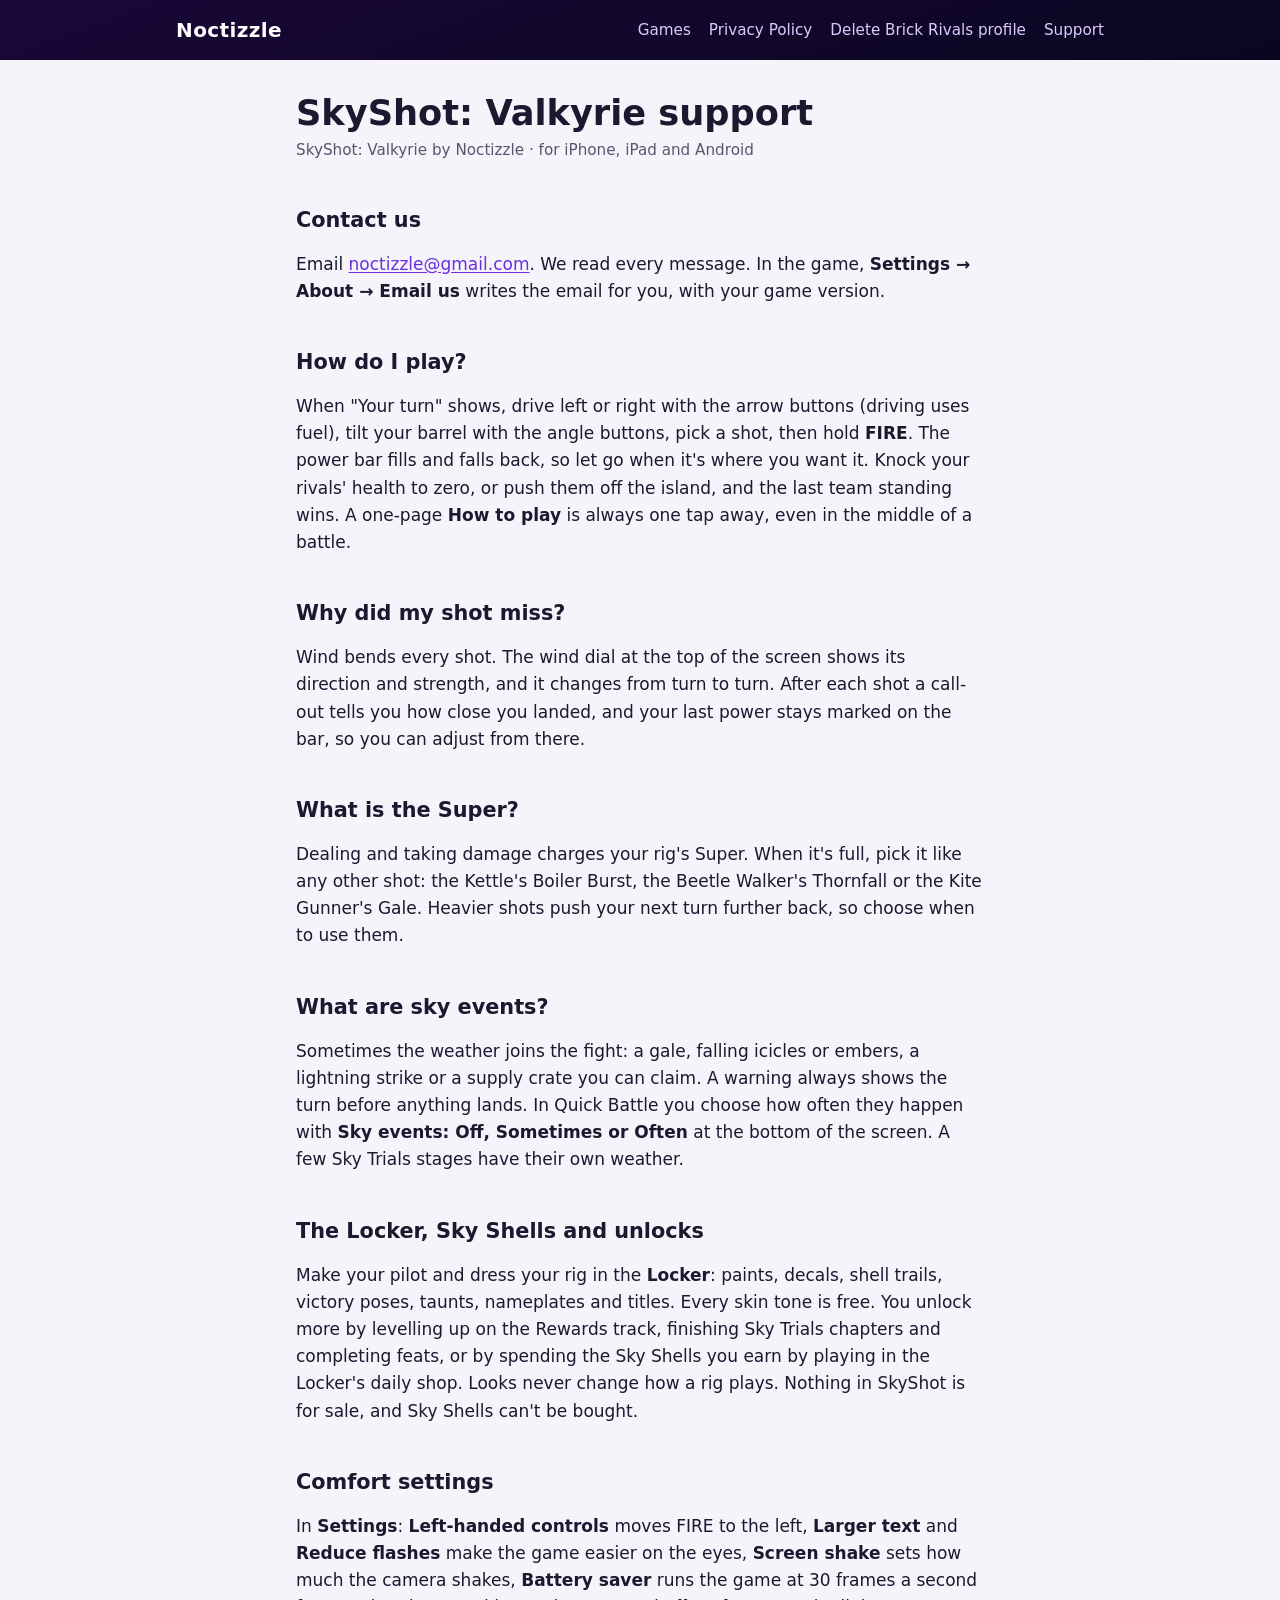
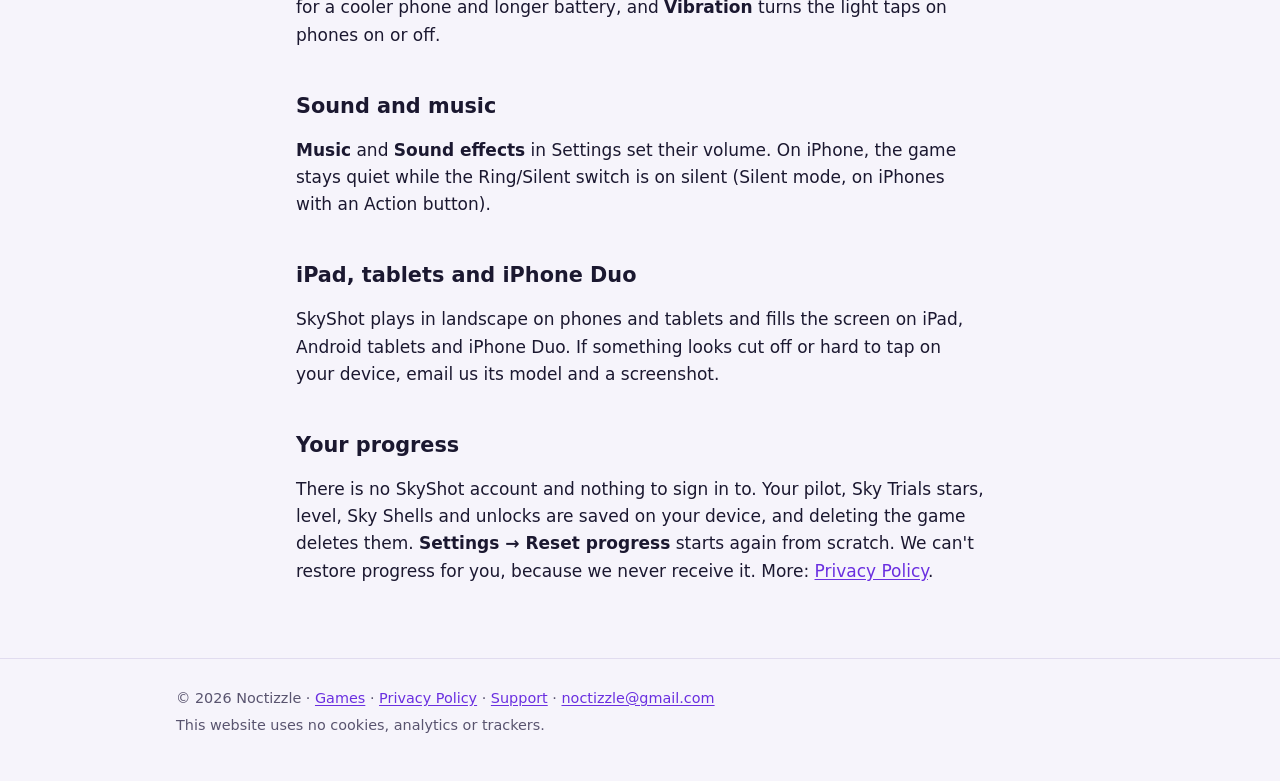
<file: skyshot-support.html>
<!doctype html>
<html lang="en-GB">
  <head>
    <meta charset="utf-8" />
    <meta name="viewport" content="width=device-width, initial-scale=1" />
    <title>SkyShot: Valkyrie support — Noctizzle</title>
    <meta
      name="description"
      content="Help with SkyShot: Valkyrie on iPhone, iPad and Android: contact us, how to play, wind and power, Supers, sky events, the Locker and Sky Shells, comfort settings, sound and your saved progress. SkyShot: Valkyrie by Noctizzle."
    />
    <link rel="icon" href="img/favicon.png" />
    <link rel="stylesheet" href="styles.css" />
  </head>
  <body>
    <header class="site-header">
      <div class="wrap">
        <a class="brand" href="./">Noctizzle</a>
        <nav class="site-nav" aria-label="Main">
          <a href="./">Games</a>
          <a href="privacy.html">Privacy Policy</a>
          <a href="delete-account.html">Delete Brick Rivals profile</a>
          <a href="support.html">Support</a>
        </nav>
      </div>
    </header>

    <main class="doc">
      <div class="wrap prose">
        <h1>SkyShot: Valkyrie support</h1>
        <p class="meta">SkyShot: Valkyrie by Noctizzle · for iPhone, iPad and Android</p>

        <h2 id="contact">Contact us</h2>
        <p>
          Email <a href="mailto:noctizzle@gmail.com?subject=SkyShot%20support">noctizzle@gmail.com</a>. We read every
          message. In the game, <strong>Settings → About → Email us</strong> writes the email for you, with your game
          version.
        </p>

        <h2 id="how-to-play">How do I play?</h2>
        <p>
          When "Your turn" shows, drive left or right with the arrow buttons (driving uses fuel),
          tilt your barrel with the angle buttons, pick a shot, then hold <strong>FIRE</strong>. The power bar fills and
          falls back, so let go when it's where you want it. Knock your rivals' health to zero, or push them off the
          island, and the last team standing wins. A one-page <strong>How to play</strong> is always one tap away, even
          in the middle of a battle.
        </p>

        <h2 id="wind">Why did my shot miss?</h2>
        <p>
          Wind bends every shot. The wind dial at the top of the screen shows its direction and strength, and it changes
          from turn to turn. After each shot a call-out tells you how close you landed, and your last power stays marked
          on the bar, so you can adjust from there.
        </p>

        <h2 id="super">What is the Super?</h2>
        <p>
          Dealing and taking damage charges your rig's Super. When it's full, pick it like any other shot: the Kettle's
          Boiler Burst, the Beetle Walker's Thornfall or the Kite Gunner's Gale. Heavier shots push your next turn
          further back, so choose when to use them.
        </p>

        <h2 id="sky-events">What are sky events?</h2>
        <p>
          Sometimes the weather joins the fight: a gale, falling icicles or embers, a lightning strike or a supply crate
          you can claim. A warning always shows the turn before anything lands. In Quick Battle you choose how often
          they happen with <strong>Sky events: Off, Sometimes or Often</strong> at the bottom of the screen. A few Sky
          Trials stages have their own weather.
        </p>

        <h2 id="locker">The Locker, Sky Shells and unlocks</h2>
        <p>
          Make your pilot and dress your rig in the <strong>Locker</strong>: paints, decals, shell trails, victory poses,
          taunts, nameplates and titles. Every skin tone is free. You unlock more by levelling up on the Rewards track,
          finishing Sky Trials chapters and completing feats, or by spending the Sky Shells you earn by playing in the
          Locker's daily shop. Looks never change how a rig plays. Nothing in SkyShot is for sale, and Sky Shells can't
          be bought.
        </p>

        <h2 id="comfort">Comfort settings</h2>
        <p>
          In <strong>Settings</strong>: <strong>Left-handed controls</strong> moves FIRE to the left,
          <strong>Larger text</strong> and <strong>Reduce flashes</strong> make the game easier on the eyes,
          <strong>Screen shake</strong> sets how much the camera shakes, <strong>Battery saver</strong> runs the game at
          30 frames a second for a cooler phone and longer battery, and <strong>Vibration</strong> turns the light taps
          on phones on or off.
        </p>

        <h2 id="sound">Sound and music</h2>
        <p>
          <strong>Music</strong> and <strong>Sound effects</strong> in Settings set their volume. On iPhone, the game
          stays quiet while the Ring/Silent switch is on silent (Silent mode, on iPhones with an Action button).
        </p>

        <h2 id="devices">iPad, tablets and iPhone Duo</h2>
        <p>
          SkyShot plays in landscape on phones and tablets and fills the screen on iPad, Android tablets and iPhone Duo.
          If something looks cut off or hard to tap on your device, email us its model and a screenshot.
        </p>

        <h2 id="progress">Your progress</h2>
        <p>
          There is no SkyShot account and nothing to sign in to. Your pilot, Sky Trials stars, level, Sky Shells and
          unlocks are saved on your device, and deleting the game deletes them. <strong>Settings → Reset progress</strong>
          starts again from scratch. We can't restore progress for you, because we never receive it. More:
          <a href="privacy.html">Privacy Policy</a>.
        </p>
      </div>
    </main>

    <footer class="site-footer">
      <div class="wrap">
        <p>
          © 2026 Noctizzle · <a href="./">Games</a> · <a href="privacy.html">Privacy Policy</a> ·
          <a href="support.html">Support</a> · <a href="mailto:noctizzle@gmail.com">noctizzle@gmail.com</a>
        </p>
        <p>This website uses no cookies, analytics or trackers.</p>
      </div>
    </footer>
  </body>
</html>
</file>
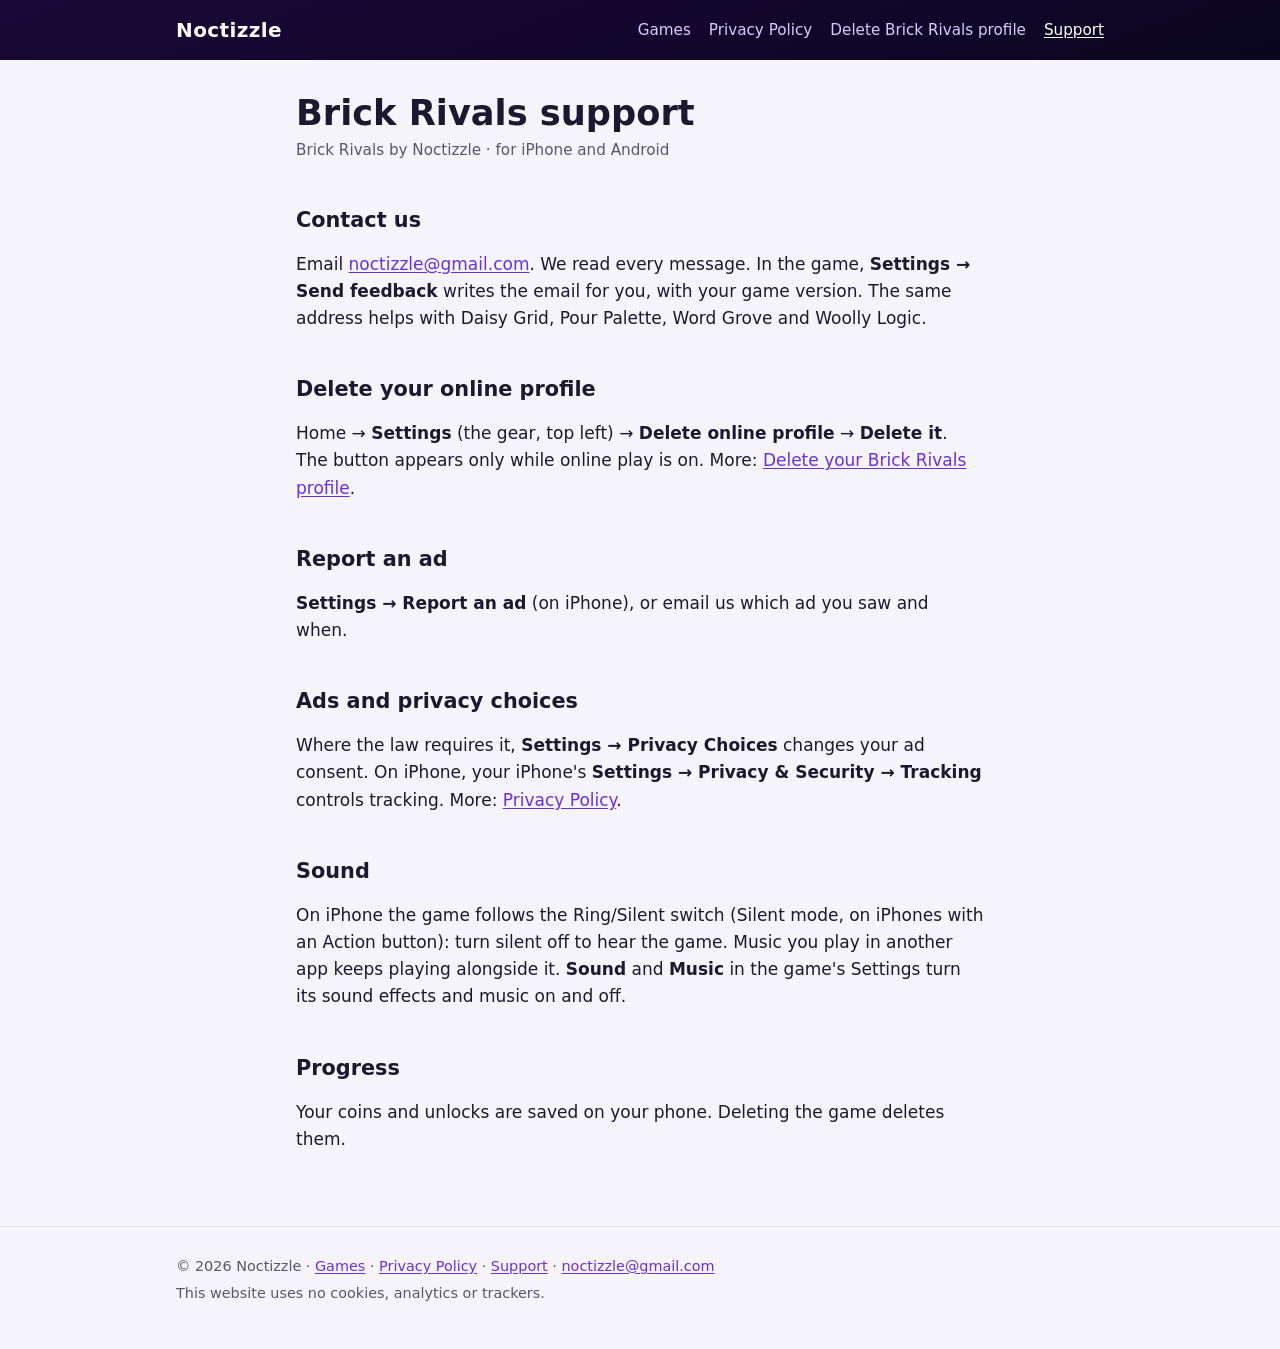
<file: support.html>
<!doctype html>
<html lang="en-GB">
  <head>
    <meta charset="utf-8" />
    <meta name="viewport" content="width=device-width, initial-scale=1" />
    <title>Brick Rivals support — Noctizzle</title>
    <meta
      name="description"
      content="Help with Brick Rivals on iPhone and Android: contact us, delete your online profile, report an ad, and your ad and privacy choices. Brick Rivals by Noctizzle."
    />
    <link rel="icon" href="img/favicon.png" />
    <link rel="stylesheet" href="styles.css" />
  </head>
  <body>
    <header class="site-header">
      <div class="wrap">
        <a class="brand" href="./">Noctizzle</a>
        <nav class="site-nav" aria-label="Main">
          <a href="./">Games</a>
          <a href="privacy.html">Privacy Policy</a>
          <a href="delete-account.html">Delete Brick Rivals profile</a>
          <a href="support.html" aria-current="page">Support</a>
        </nav>
      </div>
    </header>

    <main class="doc">
      <div class="wrap prose">
        <h1>Brick Rivals support</h1>
        <p class="meta">Brick Rivals by Noctizzle · for iPhone and Android</p>

        <h2 id="contact">Contact us</h2>
        <p>
          Email <a href="mailto:noctizzle@gmail.com?subject=Brick%20Rivals%20support">noctizzle@gmail.com</a>. We read
          every message. In the game, <strong>Settings → Send feedback</strong> writes the email for you, with your game
          version. The same address helps with Daisy Grid, Pour Palette, Word Grove and Woolly Logic.
        </p>

        <h2 id="delete-profile">Delete your online profile</h2>
        <p>
          Home → <strong>Settings</strong> (the gear, top left) → <strong>Delete online profile</strong> →
          <strong>Delete it</strong>. The button appears only while online play is on. More:
          <a href="delete-account.html">Delete your Brick Rivals profile</a>.
        </p>

        <h2 id="report-an-ad">Report an ad</h2>
        <p><strong>Settings → Report an ad</strong> (on iPhone), or email us which ad you saw and when.</p>

        <h2 id="privacy-choices">Ads and privacy choices</h2>
        <p>
          Where the law requires it, <strong>Settings → Privacy Choices</strong> changes your ad consent. On iPhone,
          your iPhone's <strong>Settings → Privacy &amp; Security → Tracking</strong> controls tracking. More:
          <a href="privacy.html">Privacy Policy</a>.
        </p>

        <h2 id="sound">Sound</h2>
        <p>
          On iPhone the game follows the Ring/Silent switch (Silent mode, on iPhones with an Action button): turn silent
          off to hear the game. Music you play in another app keeps playing alongside it.
          <strong>Sound</strong> and <strong>Music</strong> in the game's Settings turn its sound effects and music on
          and off.
        </p>

        <h2 id="progress">Progress</h2>
        <p>Your coins and unlocks are saved on your phone. Deleting the game deletes them.</p>
      </div>
    </main>

    <footer class="site-footer">
      <div class="wrap">
        <p>
          © 2026 Noctizzle · <a href="./">Games</a> · <a href="privacy.html">Privacy Policy</a> ·
          <a href="support.html">Support</a> · <a href="mailto:noctizzle@gmail.com">noctizzle@gmail.com</a>
        </p>
        <p>This website uses no cookies, analytics or trackers.</p>
      </div>
    </footer>
  </body>
</html>
</file>
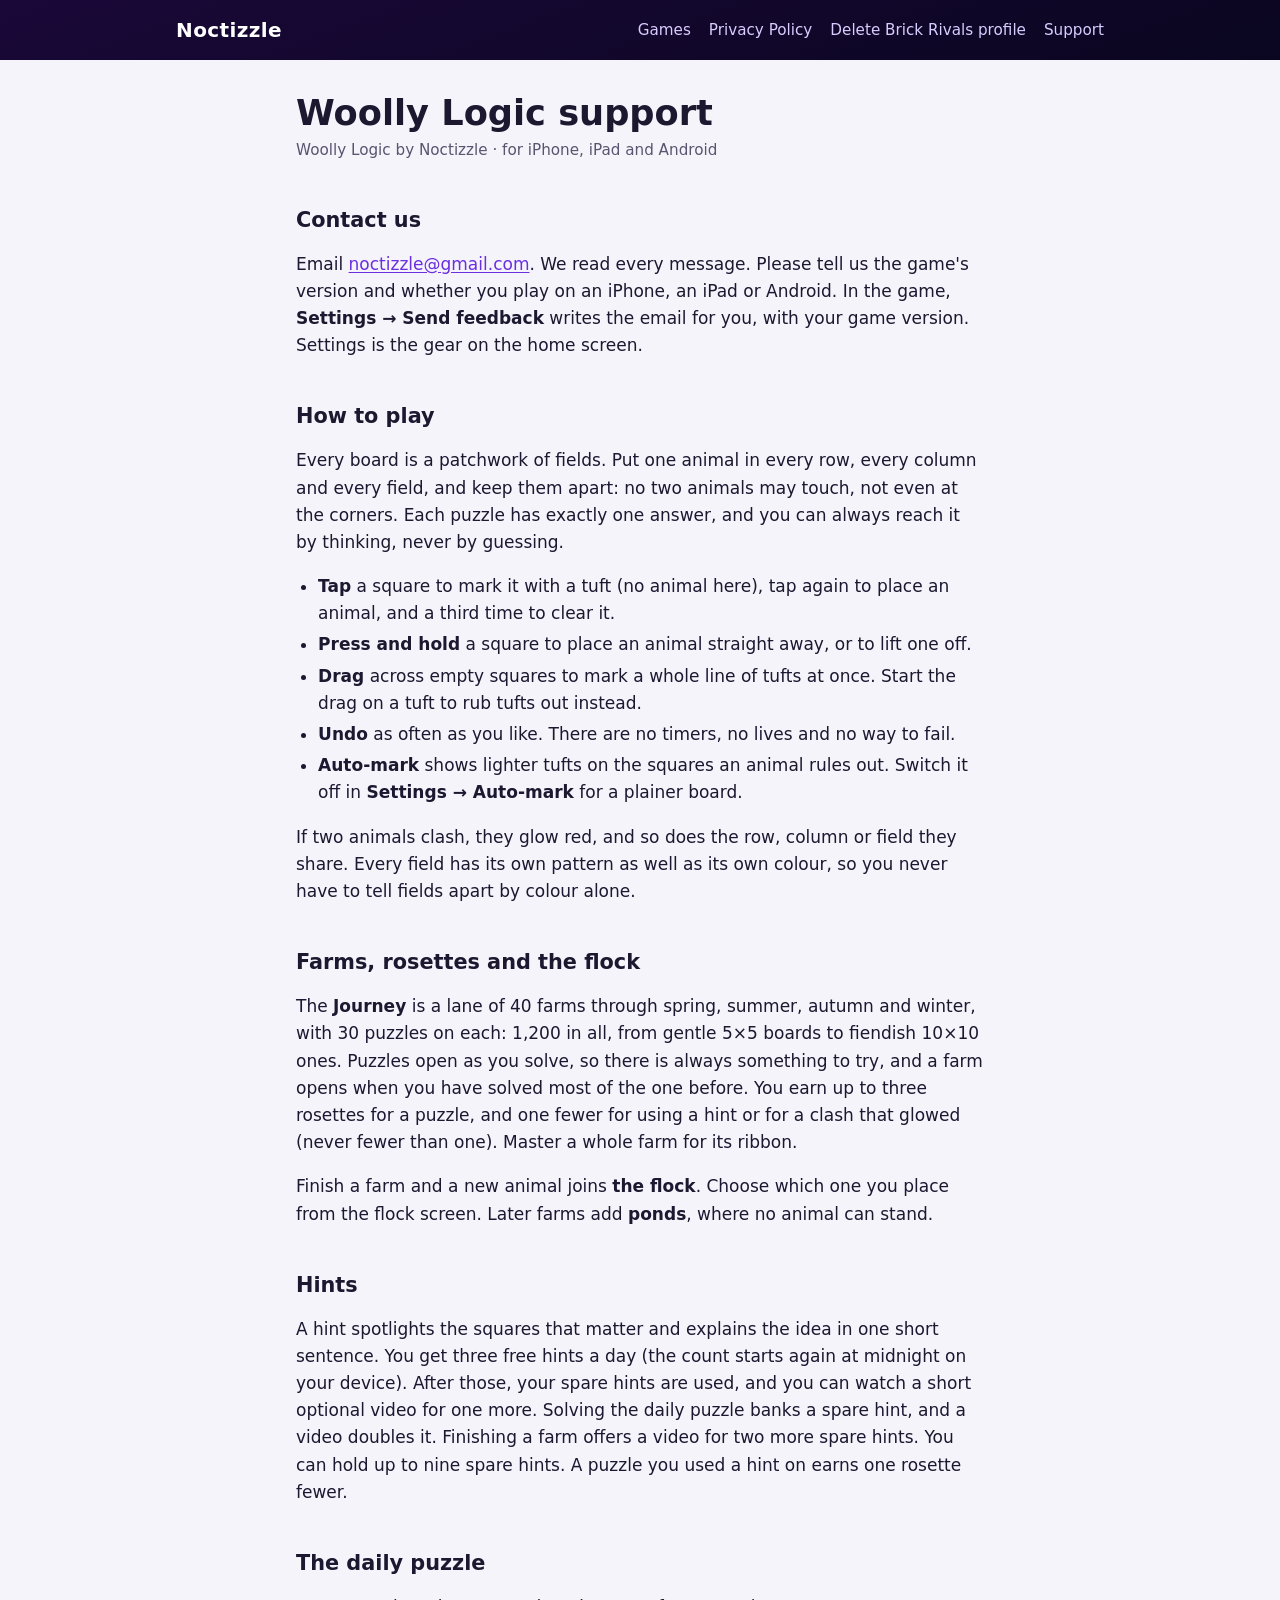
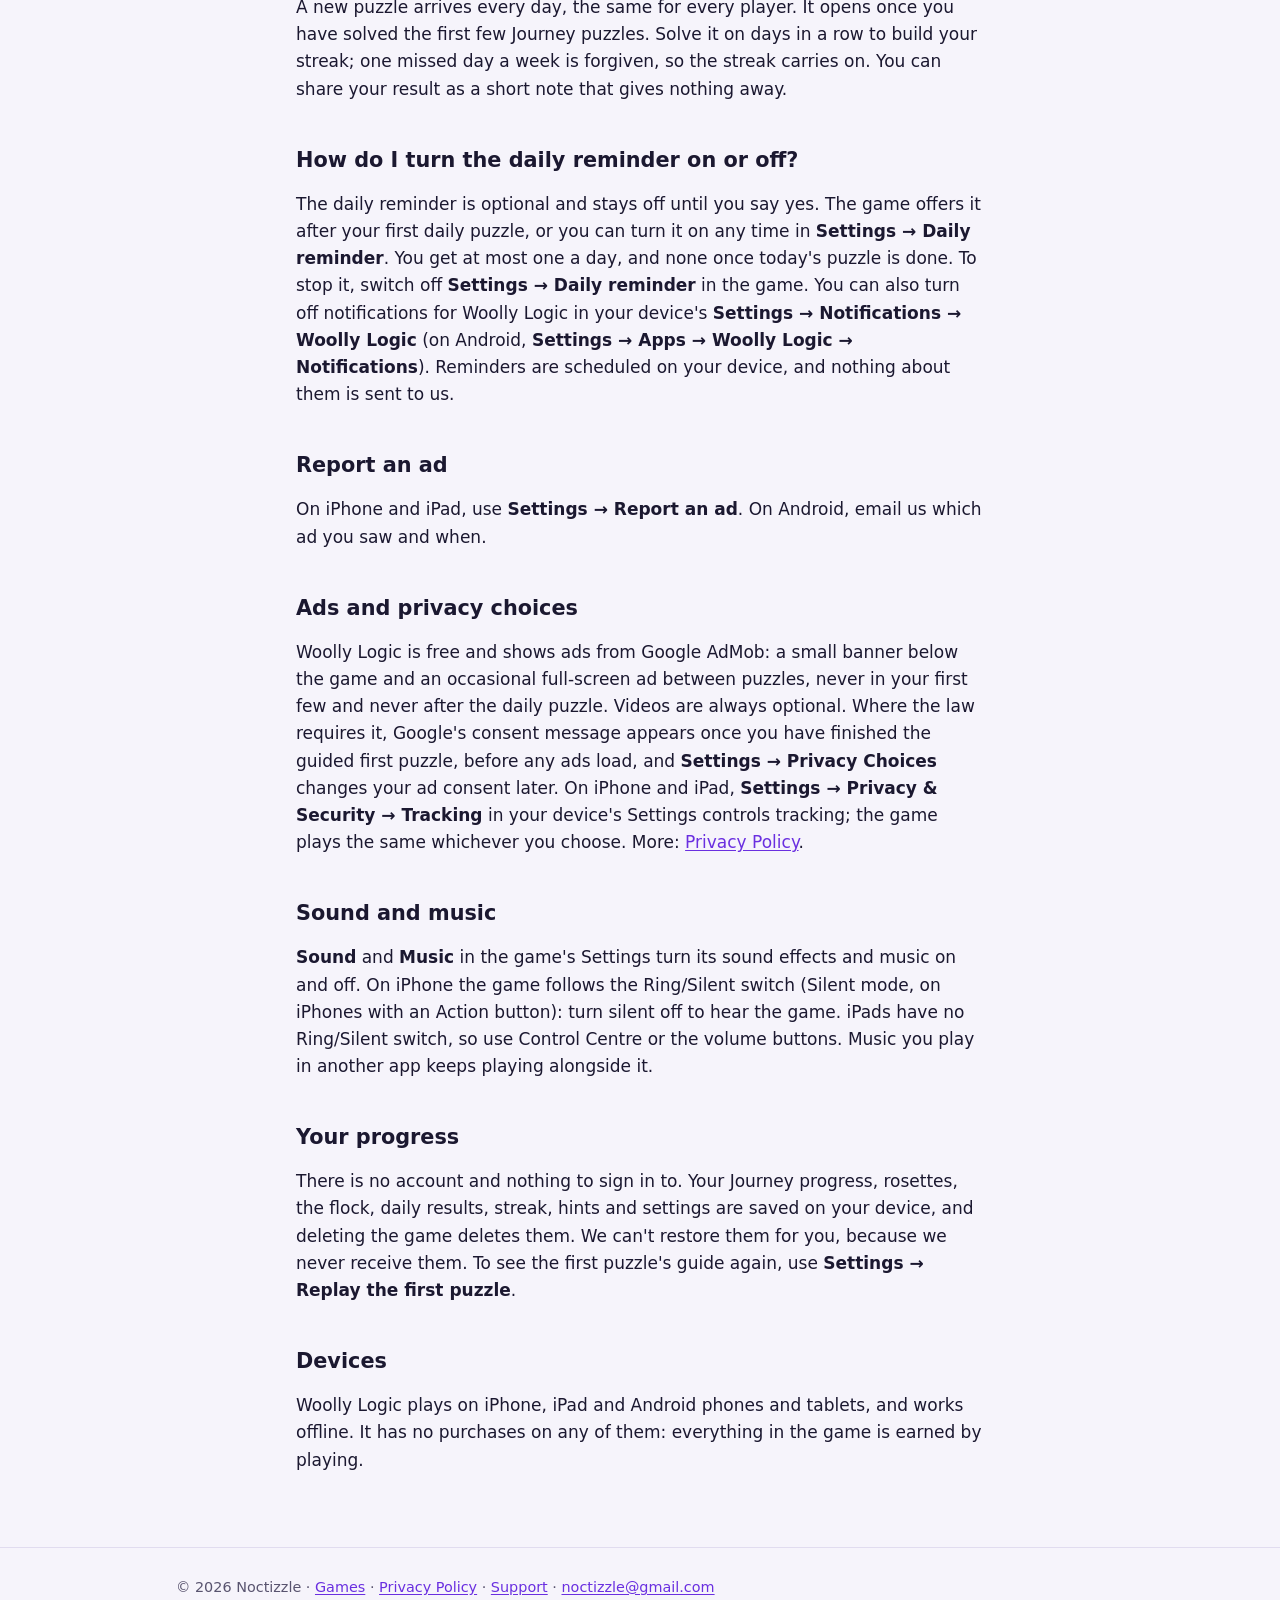
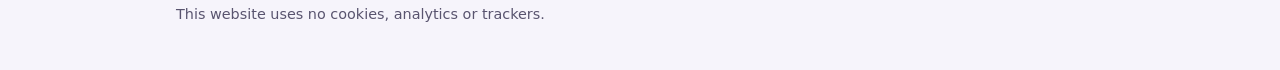
<file: woolly-logic-support.html>
<!doctype html>
<html lang="en-GB">
  <head>
    <meta charset="utf-8" />
    <meta name="viewport" content="width=device-width, initial-scale=1" />
    <title>Woolly Logic support — Noctizzle</title>
    <meta
      name="description"
      content="Help with Woolly Logic on iPhone, iPad and Android: contact us, how to play, hints, the farms and the daily puzzle, the flock, the daily reminder, report an ad, your ad and privacy choices, sound and your saved progress. Woolly Logic by Noctizzle."
    />
    <link rel="icon" href="img/favicon.png" />
    <link rel="stylesheet" href="styles.css" />
  </head>
  <body>
    <header class="site-header">
      <div class="wrap">
        <a class="brand" href="./">Noctizzle</a>
        <nav class="site-nav" aria-label="Main">
          <a href="./">Games</a>
          <a href="privacy.html">Privacy Policy</a>
          <a href="delete-account.html">Delete Brick Rivals profile</a>
          <a href="support.html">Support</a>
        </nav>
      </div>
    </header>

    <main class="doc">
      <div class="wrap prose">
        <h1>Woolly Logic support</h1>
        <p class="meta">Woolly Logic by Noctizzle · for iPhone, iPad and Android</p>

        <h2 id="contact">Contact us</h2>
        <p>
          Email <a href="mailto:noctizzle@gmail.com?subject=Woolly%20Logic%20support">noctizzle@gmail.com</a>. We read
          every message. Please tell us the game's version and whether you play on an iPhone, an iPad or Android. In the
          game, <strong>Settings → Send feedback</strong> writes the email for you, with your game version. Settings is
          the gear on the home screen.
        </p>

        <h2 id="how-to-play">How to play</h2>
        <p>
          Every board is a patchwork of fields. Put one animal in every row, every column and every field, and keep them
          apart: no two animals may touch, not even at the corners. Each puzzle has exactly one answer, and you can
          always reach it by thinking, never by guessing.
        </p>
        <ul>
          <li>
            <strong>Tap</strong> a square to mark it with a tuft (no animal here), tap again to place an animal, and a
            third time to clear it.
          </li>
          <li><strong>Press and hold</strong> a square to place an animal straight away, or to lift one off.</li>
          <li>
            <strong>Drag</strong> across empty squares to mark a whole line of tufts at once. Start the drag on a tuft
            to rub tufts out instead.
          </li>
          <li><strong>Undo</strong> as often as you like. There are no timers, no lives and no way to fail.</li>
          <li>
            <strong>Auto-mark</strong> shows lighter tufts on the squares an animal rules out. Switch it off in
            <strong>Settings → Auto-mark</strong> for a plainer board.
          </li>
        </ul>
        <p>
          If two animals clash, they glow red, and so does the row, column or field they share. Every field has its own
          pattern as well as its own colour, so you never have to tell fields apart by colour alone.
        </p>

        <h2 id="farms">Farms, rosettes and the flock</h2>
        <p>
          The <strong>Journey</strong> is a lane of 40 farms through spring, summer, autumn and winter, with 30 puzzles
          on each: 1,200 in all, from gentle 5×5 boards to fiendish 10×10 ones. Puzzles open as you solve, so there is
          always something to try, and a farm opens when you have solved most of the one before. You earn up to three
          rosettes for a puzzle, and one fewer for using a hint or for a clash that glowed (never fewer than one).
          Master a whole farm for its ribbon.
        </p>
        <p>
          Finish a farm and a new animal joins <strong>the flock</strong>. Choose which one you place from the flock
          screen. Later farms add <strong>ponds</strong>, where no animal can stand.
        </p>

        <h2 id="hints">Hints</h2>
        <p>
          A hint spotlights the squares that matter and explains the idea in one short sentence. You get three free
          hints a day (the count starts again at midnight on your device). After those, your spare hints are used, and
          you can watch a short optional video for one more. Solving the daily puzzle banks a spare hint, and a video
          doubles it. Finishing a farm offers a video for two more spare hints. You can hold up to nine spare hints. A
          puzzle you used a hint on earns one rosette fewer.
        </p>

        <h2 id="daily">The daily puzzle</h2>
        <p>
          A new puzzle arrives every day, the same for every player. It opens once you have solved the first few Journey
          puzzles. Solve it on days in a row to build your streak; one missed day a week is forgiven, so the streak
          carries on. You can share your result as a short note that gives nothing away.
        </p>

        <h2 id="reminders">How do I turn the daily reminder on or off?</h2>
        <p>
          The daily reminder is optional and stays off until you say yes. The game offers it after your first daily
          puzzle, or you can turn it on any time in <strong>Settings → Daily reminder</strong>. You get at most one a
          day, and none once today's puzzle is done. To stop it, switch off <strong>Settings → Daily reminder</strong>
          in the game. You can also turn off notifications for Woolly Logic in your device's
          <strong>Settings → Notifications → Woolly Logic</strong> (on Android,
          <strong>Settings → Apps → Woolly Logic → Notifications</strong>). Reminders are scheduled on your device, and
          nothing about them is sent to us.
        </p>

        <h2 id="report-an-ad">Report an ad</h2>
        <p>
          On iPhone and iPad, use <strong>Settings → Report an ad</strong>. On Android, email us which ad you saw and
          when.
        </p>

        <h2 id="privacy-choices">Ads and privacy choices</h2>
        <p>
          Woolly Logic is free and shows ads from Google AdMob: a small banner below the game and an occasional
          full-screen ad between puzzles, never in your first few and never after the daily puzzle. Videos are always
          optional. Where the law requires it, Google's consent message appears once you have finished the guided first
          puzzle, before any ads load, and <strong>Settings → Privacy Choices</strong> changes your ad consent later. On
          iPhone and iPad, <strong>Settings → Privacy &amp; Security → Tracking</strong> in your device's Settings
          controls tracking; the game plays the same whichever you choose. More:
          <a href="privacy.html">Privacy Policy</a>.
        </p>

        <h2 id="sound">Sound and music</h2>
        <p>
          <strong>Sound</strong> and <strong>Music</strong> in the game's Settings turn its sound effects and music on
          and off. On iPhone the game follows the Ring/Silent switch (Silent mode, on iPhones with an Action button):
          turn silent off to hear the game. iPads have no Ring/Silent switch, so use Control Centre or the volume
          buttons. Music you play in another app keeps playing alongside it.
        </p>

        <h2 id="progress">Your progress</h2>
        <p>
          There is no account and nothing to sign in to. Your Journey progress, rosettes, the flock, daily results,
          streak, hints and settings are saved on your device, and deleting the game deletes them. We can't restore them
          for you, because we never receive them. To see the first puzzle's guide again, use
          <strong>Settings → Replay the first puzzle</strong>.
        </p>

        <h2 id="devices">Devices</h2>
        <p>
          Woolly Logic plays on iPhone, iPad and Android phones and tablets, and works offline. It has no purchases on
          any of them: everything in the game is earned by playing.
        </p>
      </div>
    </main>

    <footer class="site-footer">
      <div class="wrap">
        <p>
          © 2026 Noctizzle · <a href="./">Games</a> · <a href="privacy.html">Privacy Policy</a> ·
          <a href="support.html">Support</a> · <a href="mailto:noctizzle@gmail.com">noctizzle@gmail.com</a>
        </p>
        <p>This website uses no cookies, analytics or trackers.</p>
      </div>
    </footer>
  </body>
</html>
</file>
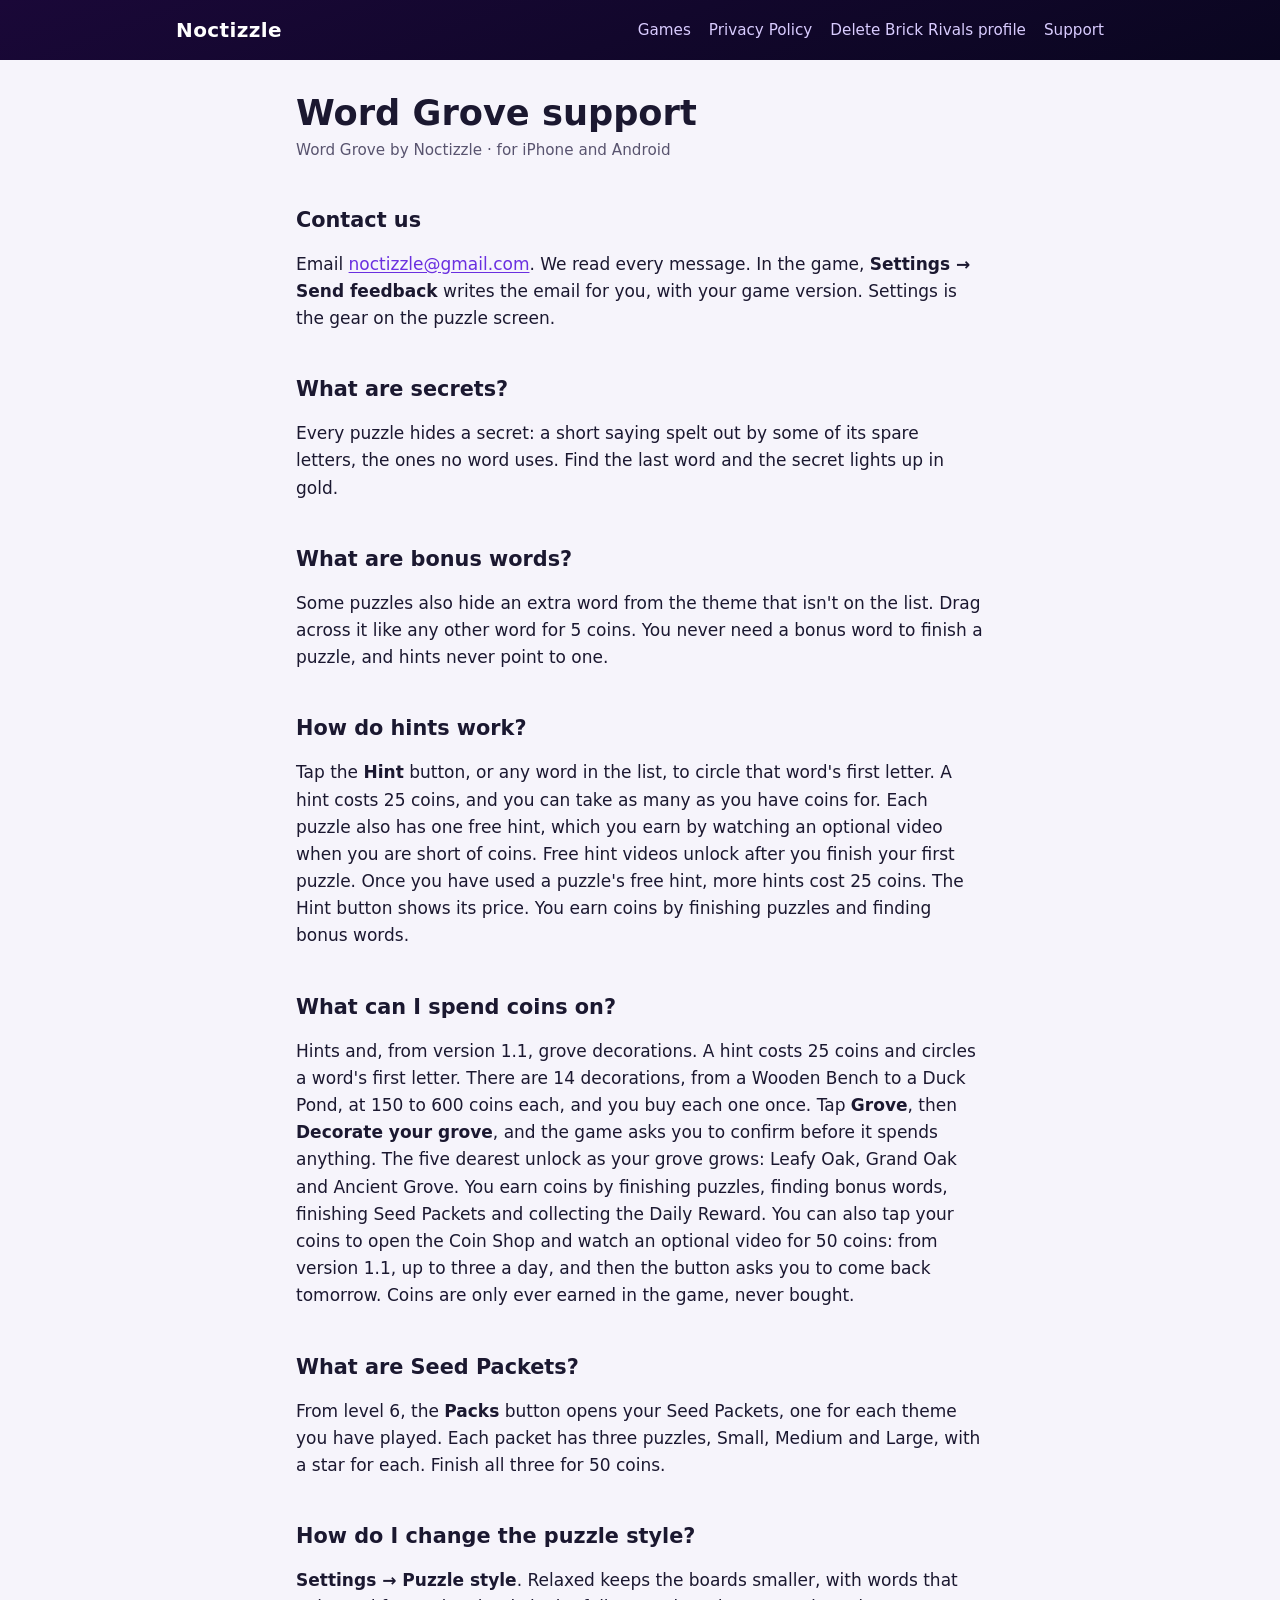
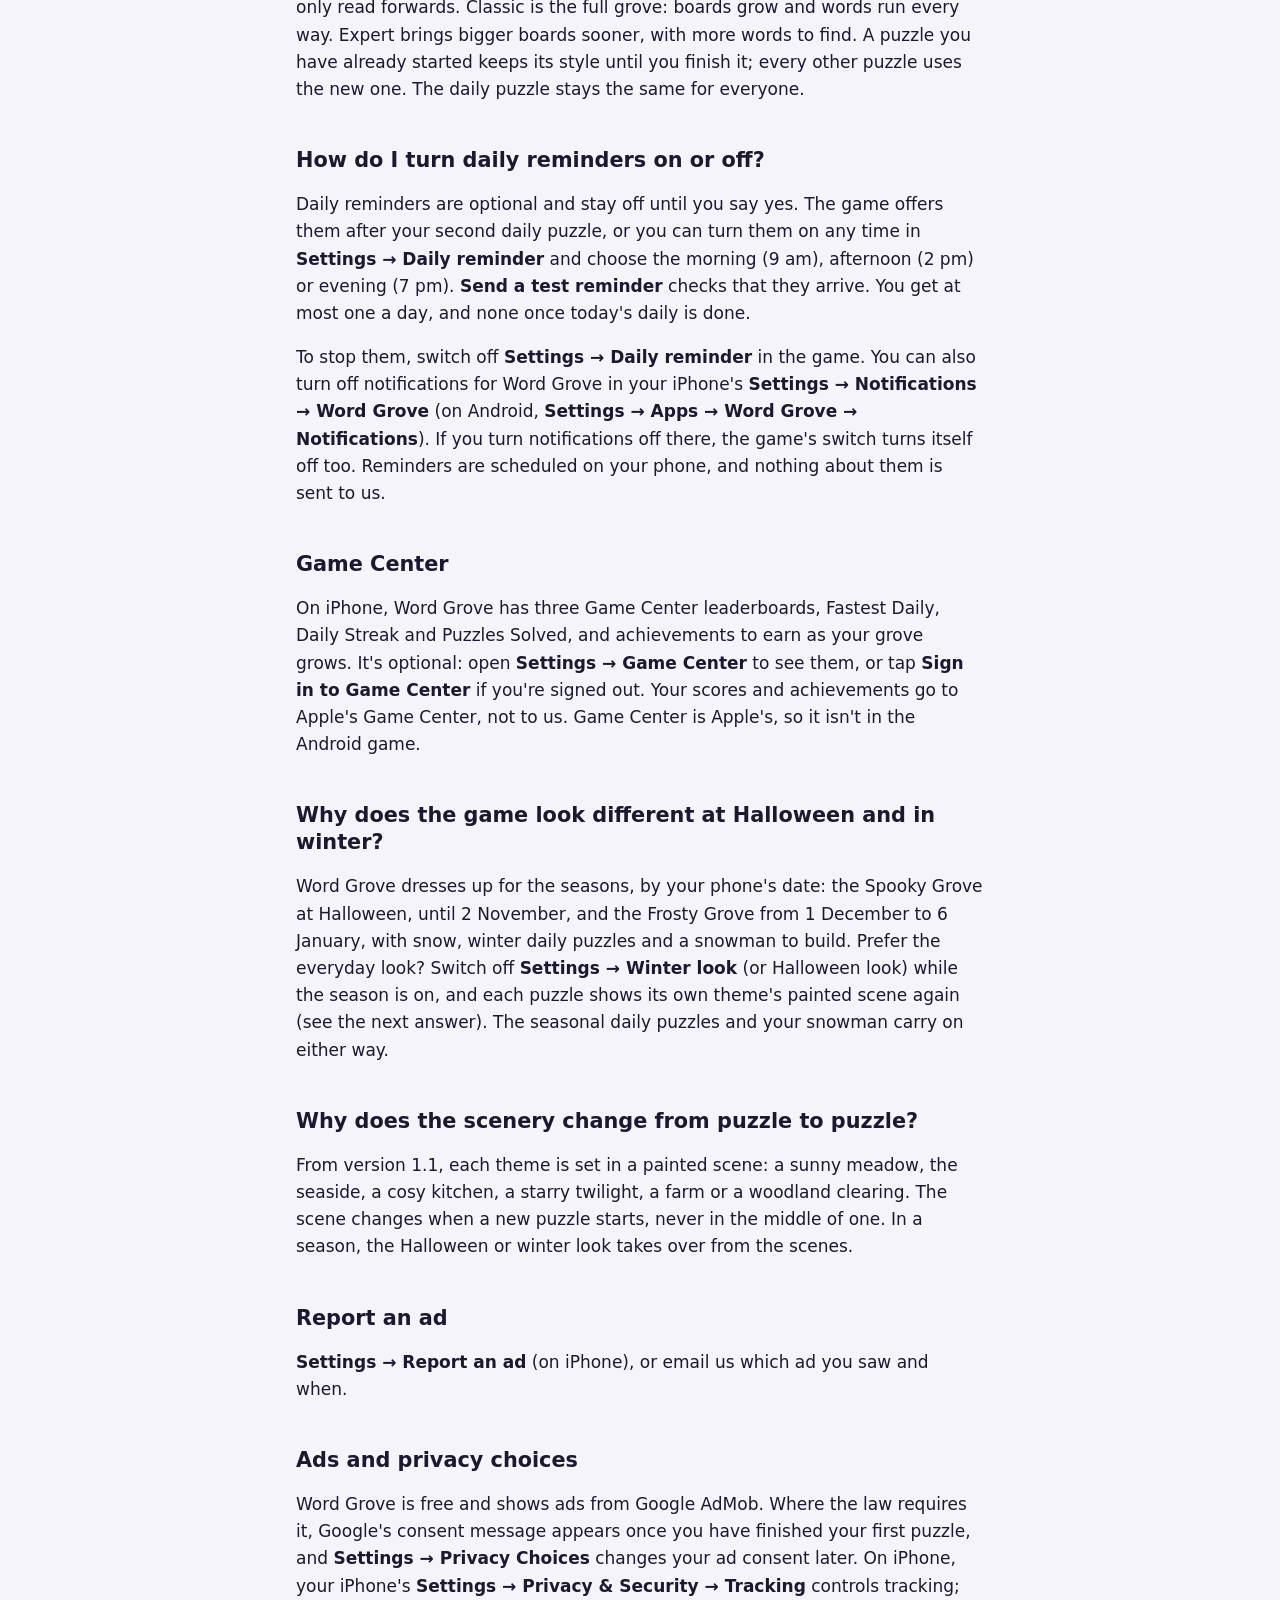
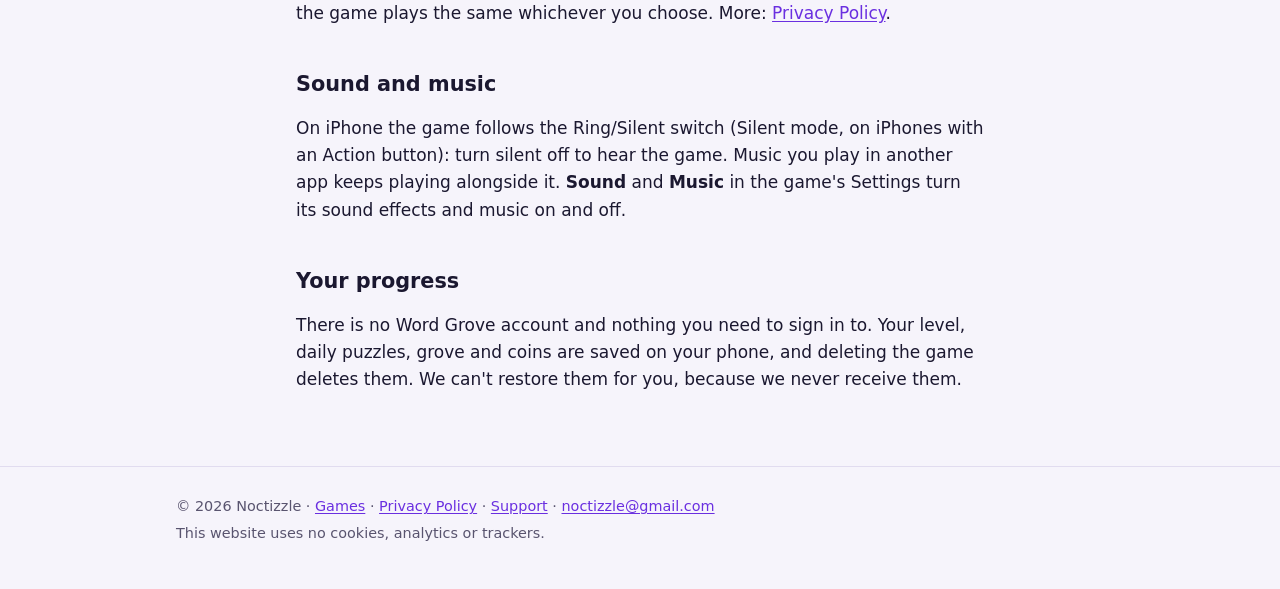
<file: word-grove-support.html>
<!doctype html>
<html lang="en-GB">
  <head>
    <meta charset="utf-8" />
    <meta name="viewport" content="width=device-width, initial-scale=1" />
    <title>Word Grove support — Noctizzle</title>
    <meta
      name="description"
      content="Help with Word Grove on iPhone and Android: contact us, secrets, bonus words, hints, coins and grove decorations, Seed Packets, the puzzle style, send feedback, report an ad, your ad and privacy choices, sound and your saved progress. Word Grove by Noctizzle."
    />
    <link rel="icon" href="img/favicon.png" />
    <link rel="stylesheet" href="styles.css" />
  </head>
  <body>
    <header class="site-header">
      <div class="wrap">
        <a class="brand" href="./">Noctizzle</a>
        <nav class="site-nav" aria-label="Main">
          <a href="./">Games</a>
          <a href="privacy.html">Privacy Policy</a>
          <a href="delete-account.html">Delete Brick Rivals profile</a>
          <a href="support.html">Support</a>
        </nav>
      </div>
    </header>

    <main class="doc">
      <div class="wrap prose">
        <h1>Word Grove support</h1>
        <p class="meta">Word Grove by Noctizzle · for iPhone and Android</p>

        <h2 id="contact">Contact us</h2>
        <p>
          Email <a href="mailto:noctizzle@gmail.com?subject=Word%20Grove%20support">noctizzle@gmail.com</a>. We read
          every message. In the game, <strong>Settings → Send feedback</strong> writes the email for you, with your game
          version. Settings is the gear on the puzzle screen.
        </p>

        <h2 id="secrets">What are secrets?</h2>
        <p>
          Every puzzle hides a secret: a short saying spelt out by some of its spare letters, the ones no word uses.
          Find the last word and the secret lights up in gold.
        </p>

        <h2 id="bonus-words">What are bonus words?</h2>
        <p>
          Some puzzles also hide an extra word from the theme that isn't on the list. Drag across it like any other word
          for 5 coins. You never need a bonus word to finish a puzzle, and hints never point to one.
        </p>

        <h2 id="hints">How do hints work?</h2>
        <p>
          Tap the <strong>Hint</strong> button, or any word in the list, to circle that word's first letter. A hint
          costs 25 coins, and you can take as many as you have coins for. Each puzzle also has one free hint, which you
          earn by watching an optional video when you are short of coins. Free hint videos unlock after you finish your
          first puzzle. Once you have used a puzzle's free hint, more hints cost 25 coins. The Hint button shows its
          price. You earn coins by finishing puzzles and finding bonus words.
        </p>

        <h2 id="coins">What can I spend coins on?</h2>
        <p>
          Hints and, from version 1.1, grove decorations. A hint costs 25 coins and circles a word's first letter. There
          are 14 decorations, from a Wooden Bench to a Duck Pond, at 150 to 600 coins each, and you buy each one once.
          Tap <strong>Grove</strong>, then <strong>Decorate your grove</strong>, and the game asks you to confirm before
          it spends anything. The five dearest unlock as your grove grows: Leafy Oak, Grand Oak and Ancient Grove. You
          earn coins by finishing puzzles, finding bonus words, finishing Seed Packets and collecting the Daily Reward.
          You can also tap your coins to open the Coin Shop and watch an optional video for 50 coins: from version 1.1,
          up to three a day, and then the button asks you to come back tomorrow. Coins are only ever earned in the game,
          never bought.
        </p>

        <h2 id="seed-packets">What are Seed Packets?</h2>
        <p>
          From level 6, the <strong>Packs</strong> button opens your Seed Packets, one for each theme you have played.
          Each packet has three puzzles, Small, Medium and Large, with a star for each. Finish all three for 50 coins.
        </p>

        <h2 id="puzzle-style">How do I change the puzzle style?</h2>
        <p>
          <strong>Settings → Puzzle style</strong>. Relaxed keeps the boards smaller, with words that only read
          forwards. Classic is the full grove: boards grow and words run every way. Expert brings bigger boards sooner,
          with more words to find. A puzzle you have already started keeps its style until you finish it; every other
          puzzle uses the new one. The daily puzzle stays the same for everyone.
        </p>

        <h2 id="reminders">How do I turn daily reminders on or off?</h2>
        <p>
          Daily reminders are optional and stay off until you say yes. The game offers them after your second daily
          puzzle, or you can turn them on any time in <strong>Settings → Daily reminder</strong> and choose the morning
          (9 am), afternoon (2 pm) or evening (7 pm). <strong>Send a test reminder</strong> checks that they arrive. You
          get at most one a day, and none once today's daily is done.
        </p>
        <p>
          To stop them, switch off <strong>Settings → Daily reminder</strong> in the game. You can also turn off
          notifications for Word Grove in your iPhone's <strong>Settings → Notifications → Word Grove</strong> (on
          Android, <strong>Settings → Apps → Word Grove → Notifications</strong>). If you turn notifications off there,
          the game's switch turns itself off too. Reminders are scheduled on your phone, and nothing about them is sent
          to us.
        </p>

        <h2 id="game-center">Game Center</h2>
        <p>
          On iPhone, Word Grove has three Game Center leaderboards, Fastest Daily, Daily Streak and Puzzles Solved, and
          achievements to earn as your grove grows. It's optional: open <strong>Settings → Game Center</strong> to see
          them, or tap <strong>Sign in to Game Center</strong> if you're signed out. Your scores and achievements go to
          Apple's Game Center, not to us. Game Center is Apple's, so it isn't in the Android game.
        </p>

        <h2 id="seasons">Why does the game look different at Halloween and in winter?</h2>
        <p>
          Word Grove dresses up for the seasons, by your phone's date: the Spooky Grove at Halloween, until 2 November,
          and the Frosty Grove from 1 December to 6 January, with snow, winter daily puzzles and a snowman to build.
          Prefer the everyday look? Switch off <strong>Settings → Winter look</strong> (or Halloween look) while the
          season is on, and each puzzle shows its own theme's painted scene again (see the next answer). The seasonal
          daily puzzles and your snowman carry on either way.
        </p>

        <h2 id="scenes">Why does the scenery change from puzzle to puzzle?</h2>
        <p>
          From version 1.1, each theme is set in a painted scene: a sunny meadow, the seaside, a cosy kitchen, a starry
          twilight, a farm or a woodland clearing. The scene changes when a new puzzle starts, never in the middle of
          one. In a season, the Halloween or winter look takes over from the scenes.
        </p>

        <h2 id="report-an-ad">Report an ad</h2>
        <p><strong>Settings → Report an ad</strong> (on iPhone), or email us which ad you saw and when.</p>

        <h2 id="privacy-choices">Ads and privacy choices</h2>
        <p>
          Word Grove is free and shows ads from Google AdMob. Where the law requires it, Google's consent message
          appears once you have finished your first puzzle, and <strong>Settings → Privacy Choices</strong> changes your
          ad consent later. On iPhone, your iPhone's <strong>Settings → Privacy &amp; Security → Tracking</strong>
          controls tracking; the game plays the same whichever you choose. More:
          <a href="privacy.html">Privacy Policy</a>.
        </p>

        <h2 id="sound">Sound and music</h2>
        <p>
          On iPhone the game follows the Ring/Silent switch (Silent mode, on iPhones with an Action button): turn silent
          off to hear the game. Music you play in another app keeps playing alongside it.
          <strong>Sound</strong> and <strong>Music</strong> in the game's Settings turn its sound effects and music on
          and off.
        </p>

        <h2 id="progress">Your progress</h2>
        <p>
          There is no Word Grove account and nothing you need to sign in to. Your level, daily puzzles, grove and coins
          are saved on your phone, and deleting the game deletes them. We can't restore them for you, because we never
          receive them.
        </p>
      </div>
    </main>

    <footer class="site-footer">
      <div class="wrap">
        <p>
          © 2026 Noctizzle · <a href="./">Games</a> · <a href="privacy.html">Privacy Policy</a> ·
          <a href="support.html">Support</a> · <a href="mailto:noctizzle@gmail.com">noctizzle@gmail.com</a>
        </p>
        <p>This website uses no cookies, analytics or trackers.</p>
      </div>
    </footer>
  </body>
</html>
</file>
<file: styles.css>
/* Noctizzle site. No web fonts, cookies or trackers: every page is plain HTML + this file. The one script is the
   challenge page's (c/), which reads the code in its link on the device and sends nothing. */

:root {
  --bg: #f6f4fb;
  --surface: #ffffff;
  --surface-alt: #efeaf9;
  --text: #1b1830;
  --muted: #59546f;
  --accent: #6a2fe0;
  --accent-text: #ffffff;
  --border: #e1dcef;
  --night-1: #1a0838;
  --night-2: #0a0620;
  color-scheme: light;
}

@media (prefers-color-scheme: dark) {
  :root {
    --bg: #0c0a18;
    --surface: #161328;
    --surface-alt: #1f1b38;
    --text: #f1eefc;
    --muted: #aaa4c7;
    --accent: #b48cff;
    --accent-text: #120d24;
    --border: #2b2648;
    color-scheme: dark;
  }
}

*,
*::before,
*::after {
  box-sizing: border-box;
}

html {
  -webkit-text-size-adjust: 100%;
  text-size-adjust: 100%;
}

body {
  margin: 0;
  background: var(--bg);
  color: var(--text);
  font:
    17px/1.6 system-ui,
    -apple-system,
    'Segoe UI',
    Roboto,
    'Helvetica Neue',
    Arial,
    sans-serif;
}

a {
  color: var(--accent);
  text-underline-offset: 2px;
}

a:focus-visible,
.table-scroll:focus-visible {
  outline: 3px solid var(--accent);
  outline-offset: 2px;
  border-radius: 4px;
}

/* The accent is too dark to see as a focus ring on the night-sky header. */
.site-header a:focus-visible {
  outline-color: #fff;
}

.wrap {
  width: 100%;
  max-width: 960px;
  margin: 0 auto;
  padding: 0 16px;
}

.prose {
  max-width: 720px;
}

/* Header */

.site-header {
  background: linear-gradient(160deg, var(--night-1), var(--night-2));
  color: #fff;
}

.site-header .wrap {
  display: flex;
  flex-wrap: wrap;
  align-items: center;
  justify-content: space-between;
  gap: 8px 24px;
  padding-top: 14px;
  padding-bottom: 14px;
}

.brand {
  color: #fff;
  font-weight: 800;
  font-size: 1.25rem;
  letter-spacing: 0.02em;
  text-decoration: none;
}

.site-nav {
  display: flex;
  flex-wrap: wrap;
  gap: 4px 18px;
  font-size: 0.95rem;
}

.site-nav a {
  color: #d9ccff;
  text-decoration: none;
}

.site-nav a:hover,
.site-nav a[aria-current='page'] {
  color: #fff;
  text-decoration: underline;
}

/* Home */

.hero {
  background: linear-gradient(160deg, var(--night-1), var(--night-2));
  color: #fff;
  padding: 40px 0 56px;
}

.hero h1 {
  margin: 0 0 8px;
  font-size: clamp(1.9rem, 6vw, 2.8rem);
  line-height: 1.15;
}

.hero p {
  margin: 0;
  max-width: 560px;
  color: #d9ccff;
  font-size: 1.1rem;
}

.games {
  display: grid;
  grid-template-columns: repeat(auto-fill, minmax(210px, 1fr));
  gap: 16px;
  margin: -28px 0 40px;
  padding: 0;
  list-style: none;
}

.game {
  display: flex;
  flex-direction: column;
  gap: 10px;
  padding: 18px;
  background: var(--surface);
  border: 1px solid var(--border);
  border-radius: 18px;
  box-shadow: 0 6px 24px rgba(20, 10, 50, 0.08);
}

.game img {
  width: 88px;
  height: 88px;
  border-radius: 20px;
  box-shadow: 0 0 0 1px var(--border);
}

.game h2 {
  margin: 4px 0 0;
  font-size: 1.2rem;
}

.game p {
  margin: 0;
  color: var(--muted);
  font-size: 0.95rem;
}

.badge {
  align-self: flex-start;
  margin-top: auto;
  padding: 3px 8px;
  border-radius: 999px;
  background: var(--surface-alt);
  color: var(--muted);
  font-size: 0.75rem;
  font-weight: 600;
  white-space: nowrap;
}

.links {
  display: grid;
  grid-template-columns: repeat(auto-fill, minmax(260px, 1fr));
  gap: 16px;
  margin-bottom: 48px;
}

.card {
  padding: 18px 20px;
  background: var(--surface);
  border: 1px solid var(--border);
  border-radius: 14px;
}

.card h2 {
  margin: 0 0 6px;
  font-size: 1.05rem;
}

.card p {
  margin: 0;
  color: var(--muted);
  font-size: 0.95rem;
}

/* Documents (privacy policy, deletion page) */

.doc {
  padding: 32px 0 56px;
}

.doc h1 {
  margin: 0 0 4px;
  font-size: clamp(1.7rem, 5vw, 2.2rem);
  line-height: 1.2;
}

.doc .meta {
  margin: 0 0 24px;
  color: var(--muted);
  font-size: 0.95rem;
}

.doc h2 {
  margin: 36px 0 8px;
  padding-top: 8px;
  font-size: 1.3rem;
  line-height: 1.3;
  scroll-margin-top: 16px;
}

.doc h3 {
  margin: 22px 0 6px;
  font-size: 1.08rem;
}

.doc ul,
.doc ol {
  padding-left: 1.3em;
}

.doc li + li {
  margin-top: 4px;
}

.toc,
.note {
  padding: 14px 18px;
  background: var(--surface);
  border: 1px solid var(--border);
  border-radius: 12px;
}

.toc ol {
  margin: 6px 0 0;
}

.note + .toc {
  margin-top: 16px;
}

.note > :first-child {
  margin-top: 0;
}

.note > :last-child {
  margin-bottom: 0;
}

.note {
  border-left: 4px solid var(--accent);
}

.table-scroll {
  overflow-x: auto;
  margin: 12px 0;
  border: 1px solid var(--border);
  border-radius: 12px;
}

table {
  width: 100%;
  border-collapse: collapse;
  font-size: 0.93rem;
}

th,
td {
  padding: 10px 12px;
  border-bottom: 1px solid var(--border);
  text-align: left;
  vertical-align: top;
}

th {
  background: var(--surface-alt);
}

tr:last-child td {
  border-bottom: 0;
}

.button {
  display: inline-block;
  padding: 10px 18px;
  border-radius: 10px;
  background: var(--accent);
  color: var(--accent-text);
  font-weight: 700;
  text-decoration: none;
}

/* Press kit */

.press-logo {
  margin: 8px 0 20px;
  padding: 20px;
  border-radius: 18px;
  background: linear-gradient(160deg, var(--night-1), var(--night-2));
  text-align: center;
}

.press-logo img {
  width: 100%;
  max-width: 420px;
  height: auto;
}

.press-video {
  display: block;
  width: 100%;
  max-width: 300px;
  height: auto;
  border-radius: 14px;
  background: #000;
}

.facts th {
  width: 32%;
}

/* Two screenshots a row on phones, four from tablet width; the art goes one a row, then two. */
.doc .shots {
  display: grid;
  grid-template-columns: repeat(2, minmax(0, 1fr));
  gap: 18px 16px;
  margin: 12px 0;
  padding: 0;
  list-style: none;
}

.doc .shots li + li {
  margin-top: 0;
}

.doc .shots.art {
  grid-template-columns: minmax(0, 1fr);
}

@media (min-width: 600px) {
  .doc .shots {
    grid-template-columns: repeat(4, minmax(0, 1fr));
  }

  .doc .shots.art {
    grid-template-columns: repeat(2, minmax(0, 1fr));
  }
}

.shots a {
  display: block;
  color: var(--muted);
  font-size: 0.85rem;
  line-height: 1.35;
  text-decoration: none;
}

.shots a:hover {
  color: var(--accent);
}

.shots img {
  display: block;
  width: 100%;
  height: auto;
  margin-bottom: 6px;
  border: 1px solid var(--border);
  border-radius: 12px;
}

.shots img.icon {
  max-width: 160px;
  border-radius: 28px;
}

.shots img.on-night {
  padding: 12px;
  background: linear-gradient(160deg, var(--night-1), var(--night-2));
}

/* Challenge page (c/): a friend's Brick Rivals code, big, with the ways to play it */

.challenge-code {
  margin: 16px 0;
  padding: 18px 16px;
  border-radius: 18px;
  background: linear-gradient(160deg, var(--night-1), var(--night-2));
  color: #fff;
  text-align: center;
}

.challenge-label {
  margin: 0 0 4px;
  color: #d9ccff;
  font-size: 0.8rem;
  font-weight: 700;
  letter-spacing: 0.1em;
  text-transform: uppercase;
}

.code-big {
  margin: 0;
  font:
    700 clamp(1.5rem, 7.5vw, 2.4rem) / 1.25 ui-monospace,
    Menlo,
    Consolas,
    'Roboto Mono',
    monospace;
  letter-spacing: 0.06em;
  overflow-wrap: anywhere;
  user-select: all;
}

.actions {
  display: flex;
  flex-wrap: wrap;
  gap: 10px;
}

button.button {
  border: 0;
  font: inherit;
  font-weight: 700;
  cursor: pointer;
}

.button.secondary {
  border: 1px solid var(--border);
  background: var(--surface-alt);
  color: var(--text);
}

.button:focus-visible {
  outline: 3px solid var(--accent);
  outline-offset: 2px;
}

.status {
  min-height: 1.6em;
  color: var(--muted);
  font-size: 0.95rem;
}

.fine-print {
  color: var(--muted);
  font-size: 0.9rem;
}

/* Footer */

.site-footer {
  padding: 24px 0 40px;
  border-top: 1px solid var(--border);
  color: var(--muted);
  font-size: 0.9rem;
}

.site-footer p {
  margin: 4px 0;
}
</file>
<file: fd/fd.css>
/* Truth & Lies' landing page (DRAFT, ship lane): a few additions to the site's styles.css. The game's cream, navy
   and brick red, for the store buttons and the lede only; the page keeps the site's header, type and dark mode. */

.fd {
  --fd-cream: #f4ede0;
  --fd-navy: #24324a;
  --fd-brick: #b0472e;
  --fd-paper: #fffdf8;
}

.fd-lede {
  font-size: 1.15rem;
  line-height: 1.55;
}

.fd-stores {
  display: flex;
  flex-wrap: wrap;
  gap: 12px;
  margin: 24px 0 32px;
}

.fd-store {
  display: flex;
  flex-direction: column;
  justify-content: center;
  min-width: 200px;
  min-height: 56px;
  padding: 10px 18px;
  border-radius: 12px;
  background: var(--fd-navy);
  color: var(--fd-paper);
  text-decoration: none;
}

.fd-store:hover,
.fd-store:focus-visible {
  background: var(--fd-brick);
  color: var(--fd-paper);
}

.fd-store .store-name {
  font-weight: 800;
  font-size: 1.05rem;
}

.fd-store .store-note {
  font-size: 0.85rem;
  opacity: 0.85;
}

.fd-store.soon,
.fd-store[aria-disabled='true'] {
  background: var(--surface-alt);
  color: var(--muted);
  cursor: default;
}

@media (max-width: 480px) {
  .fd-store {
    flex: 1 1 100%;
  }
}
</file>
